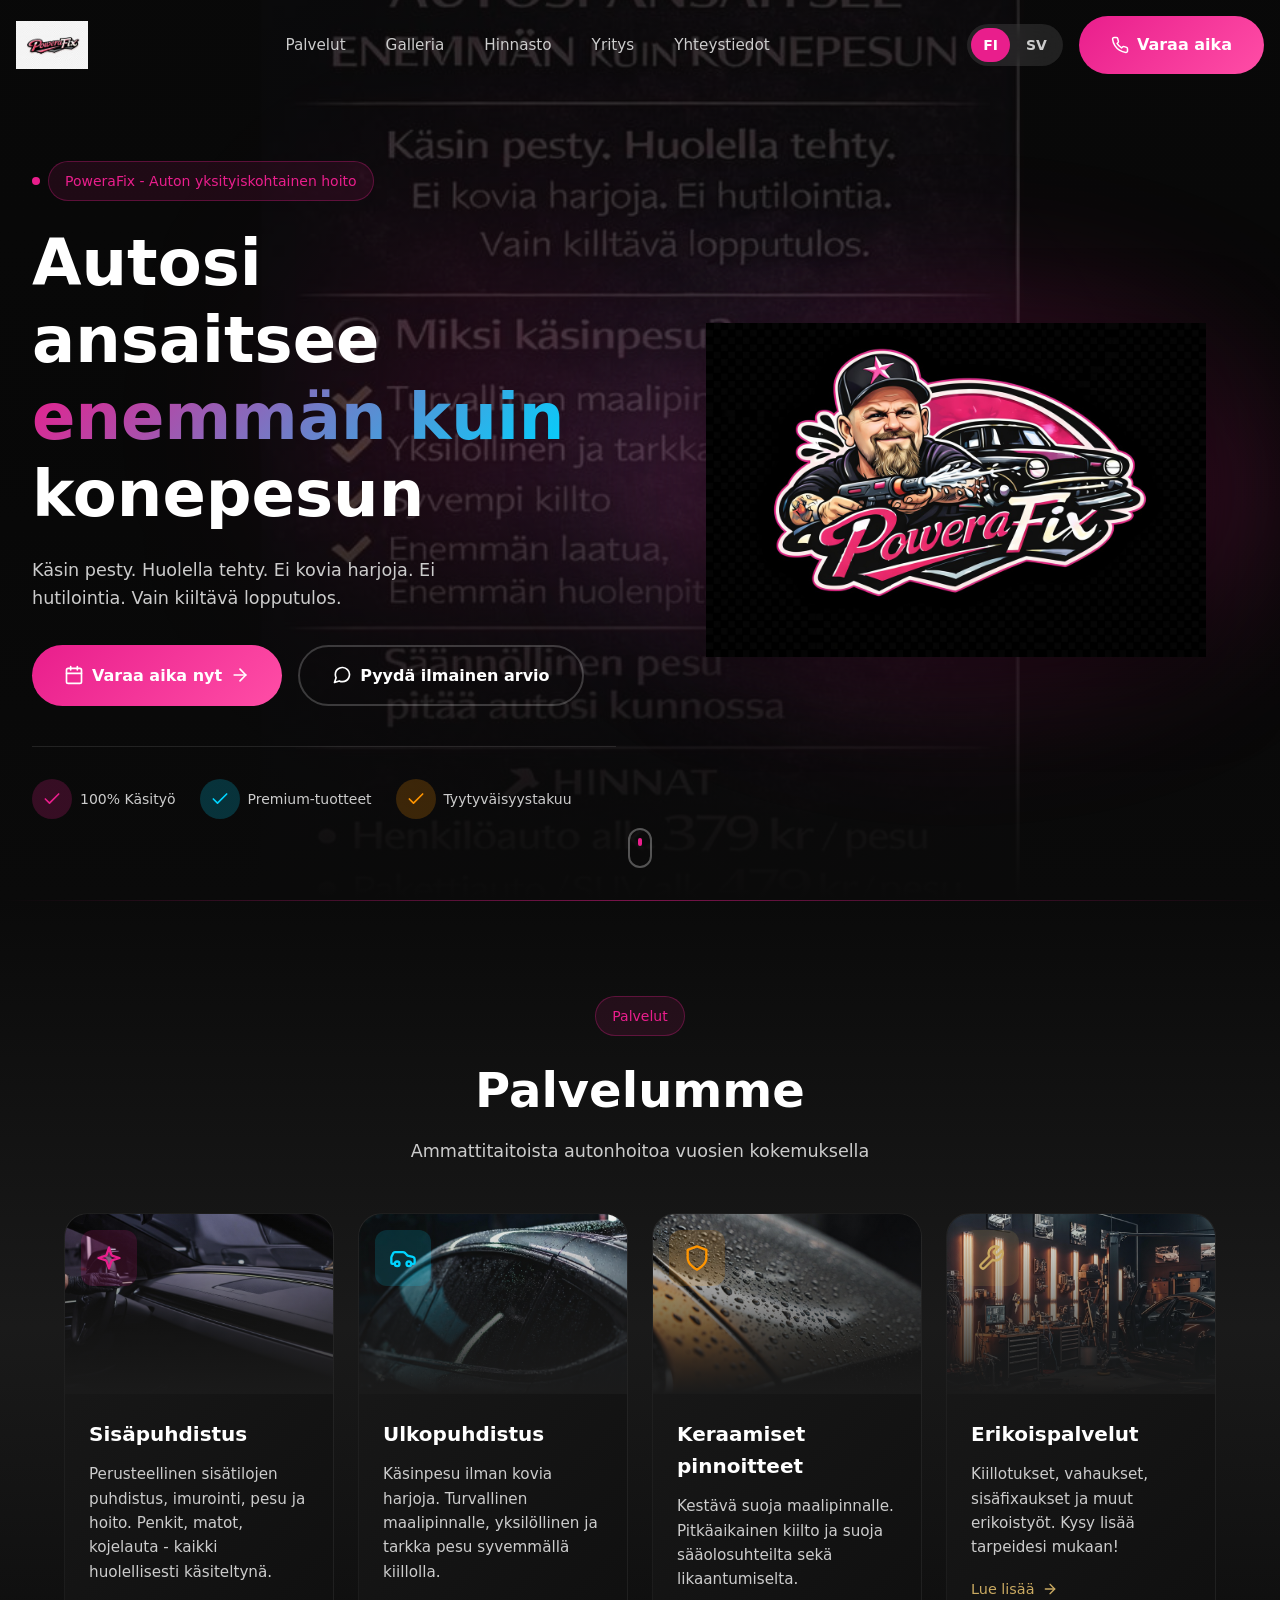
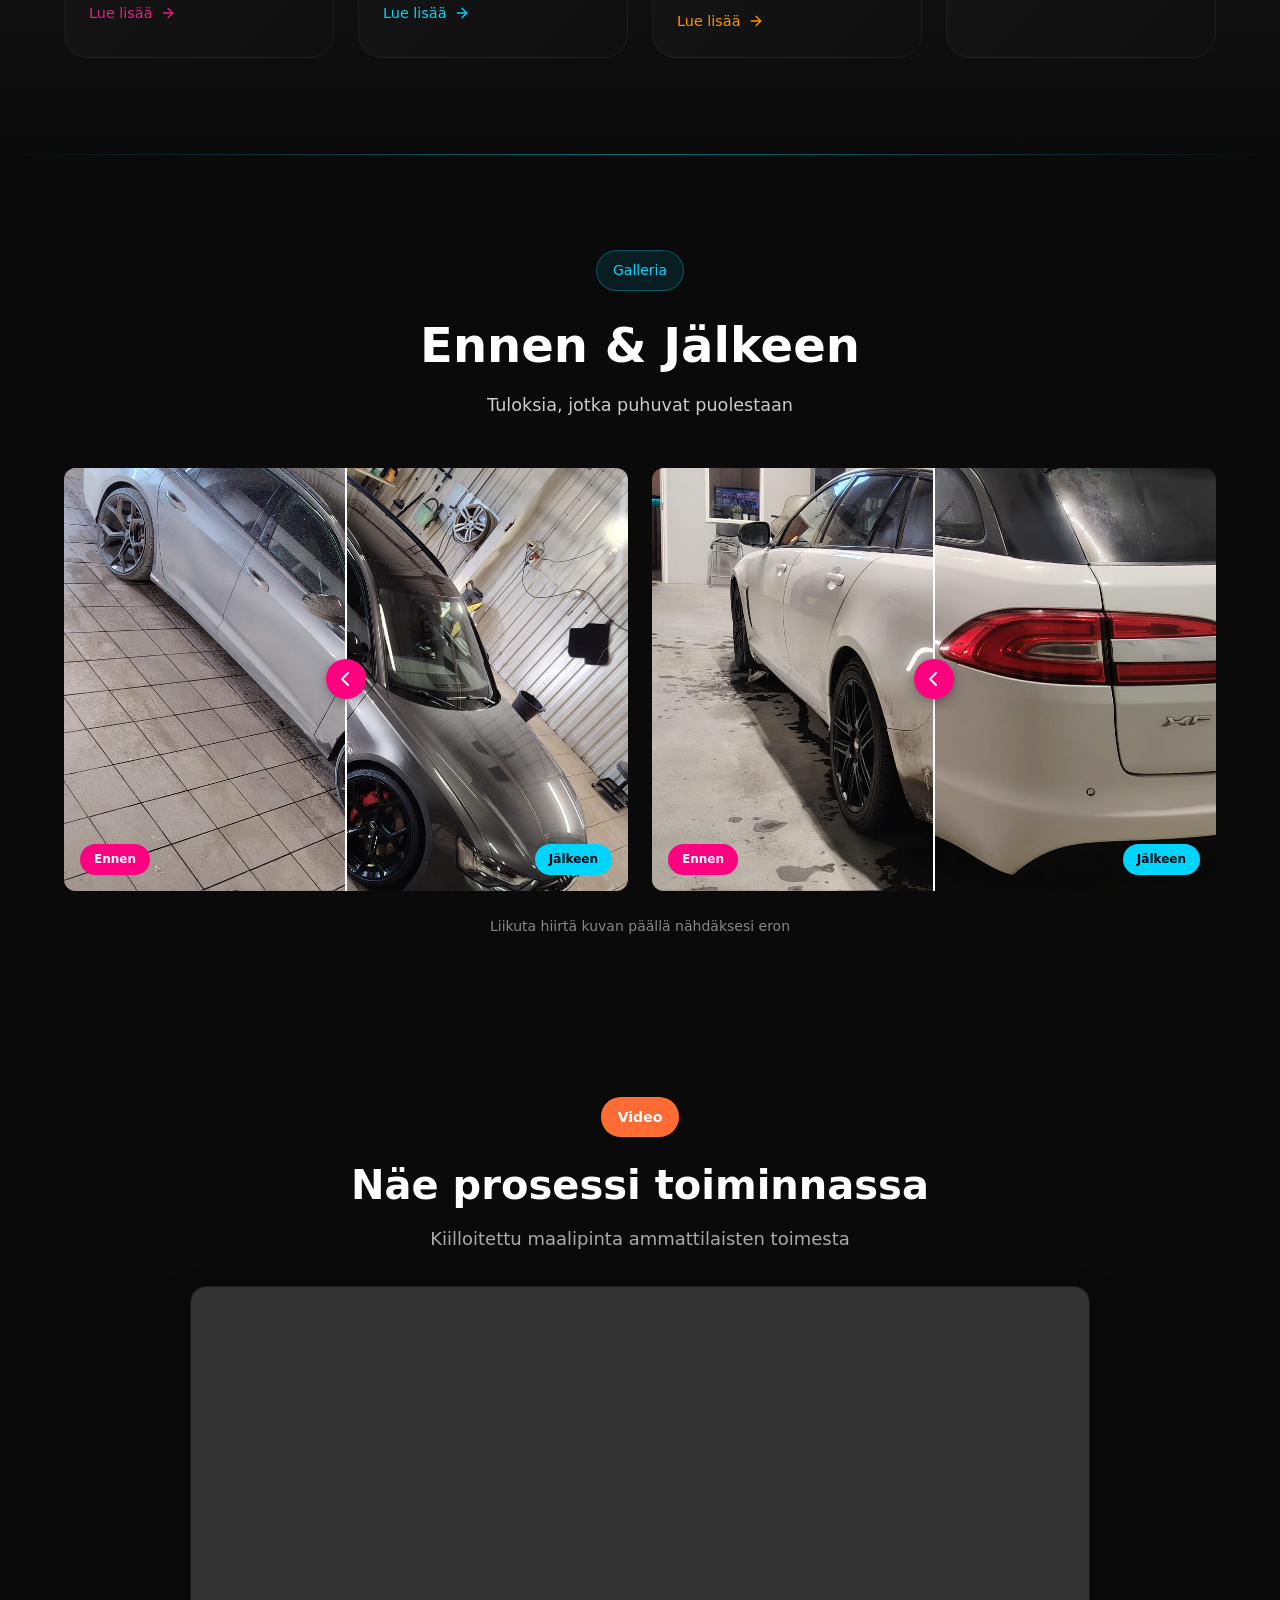
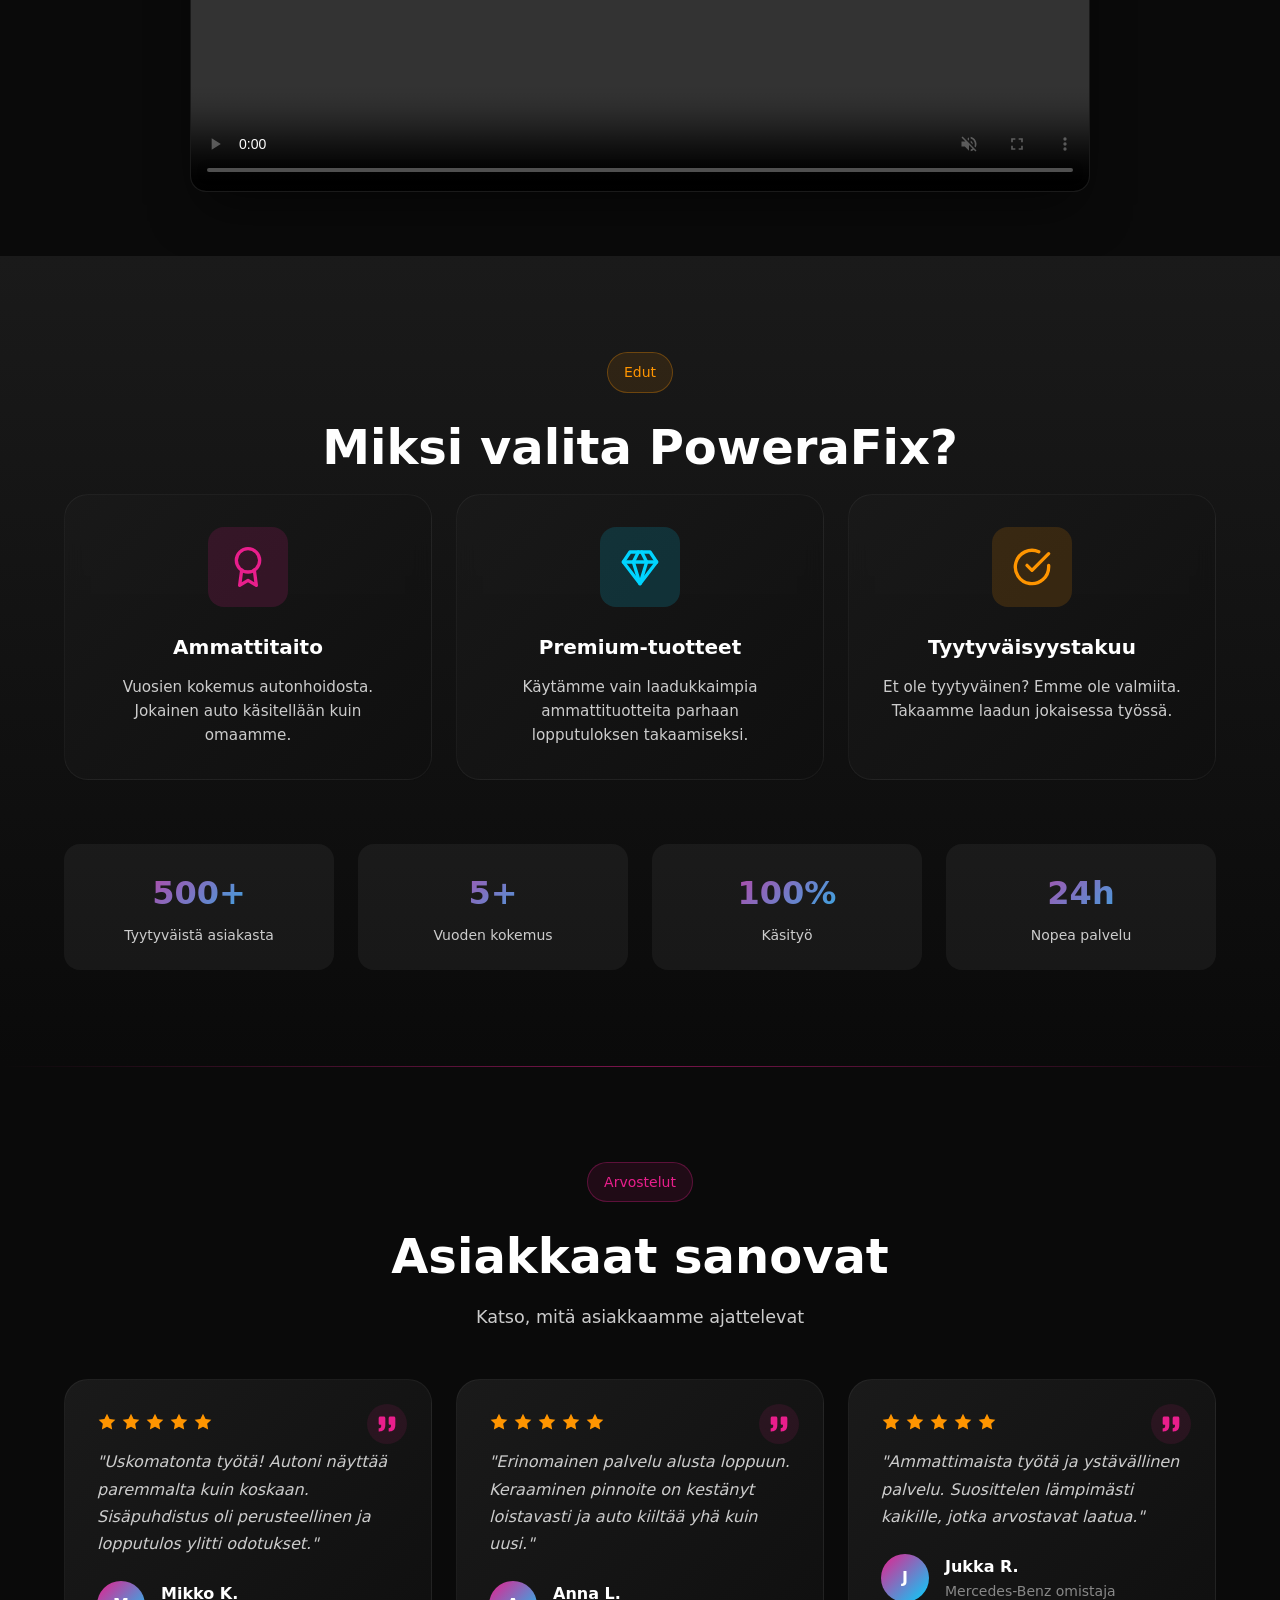
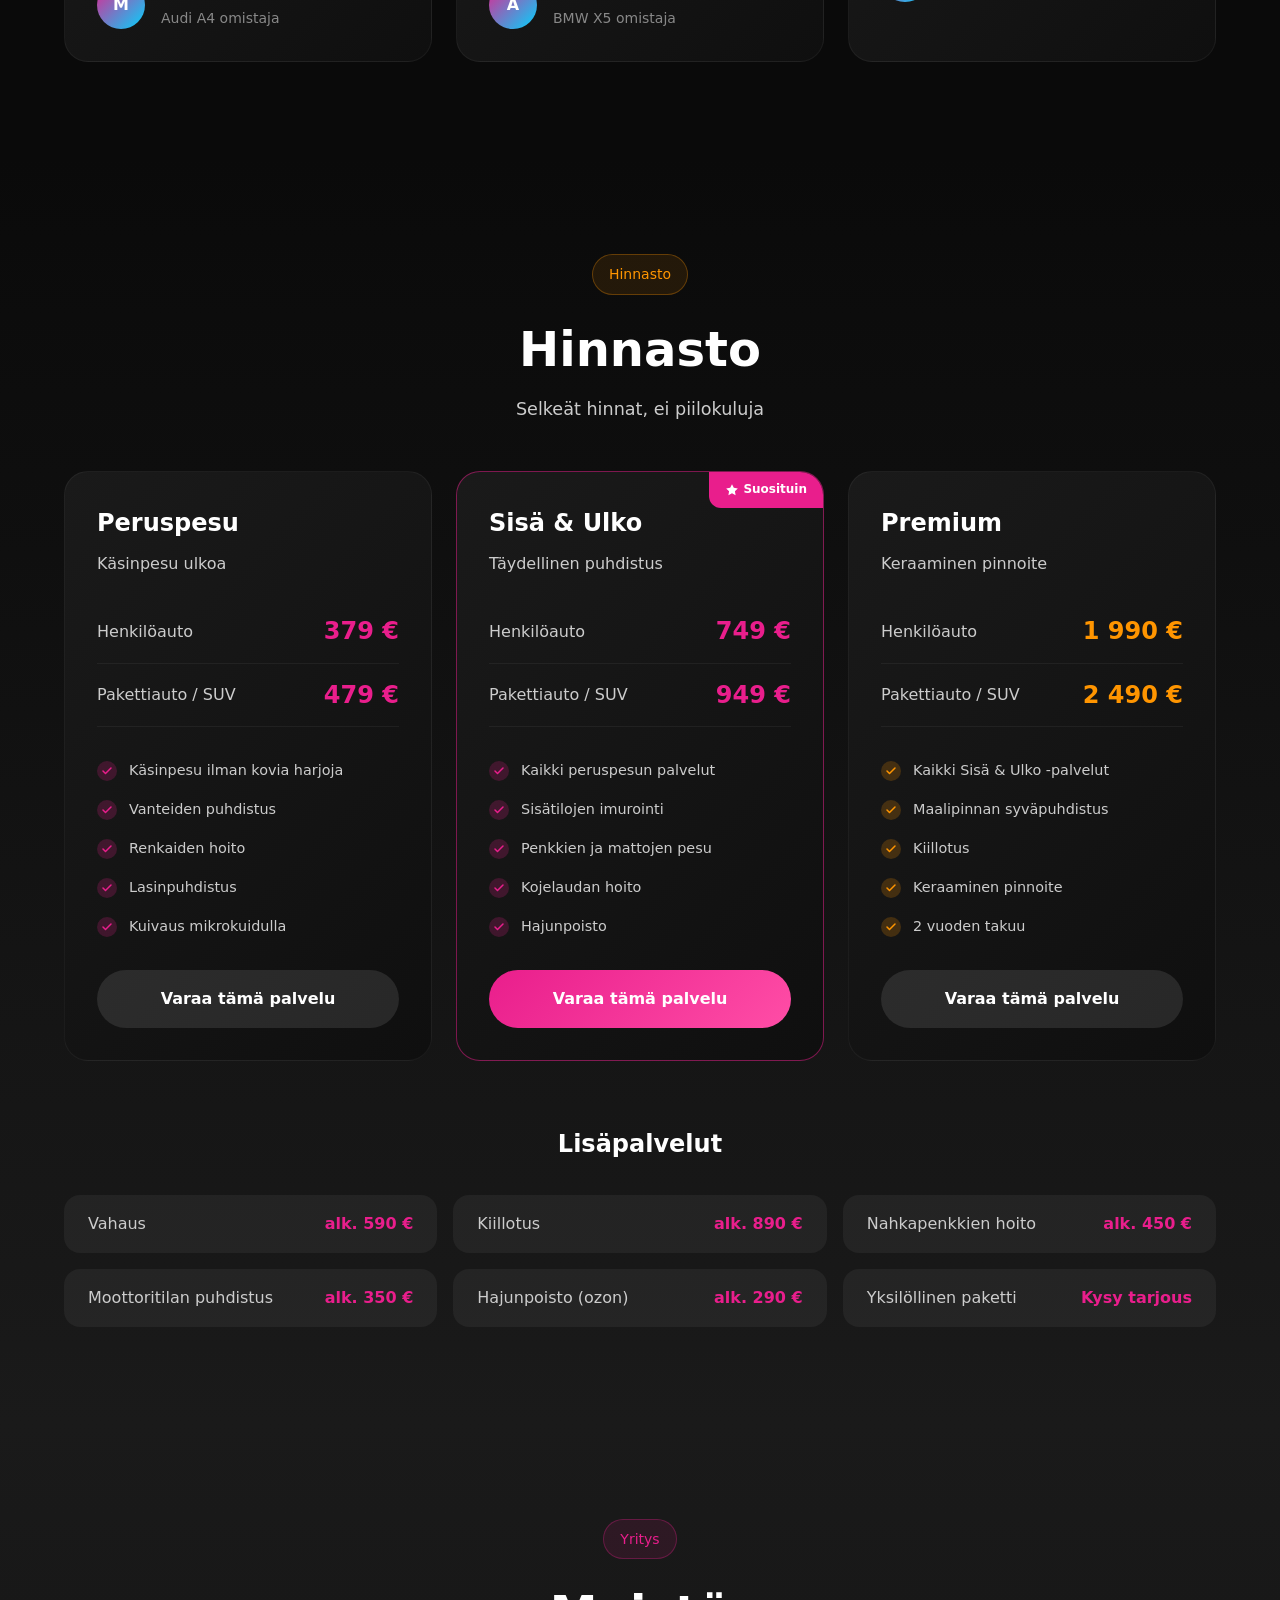
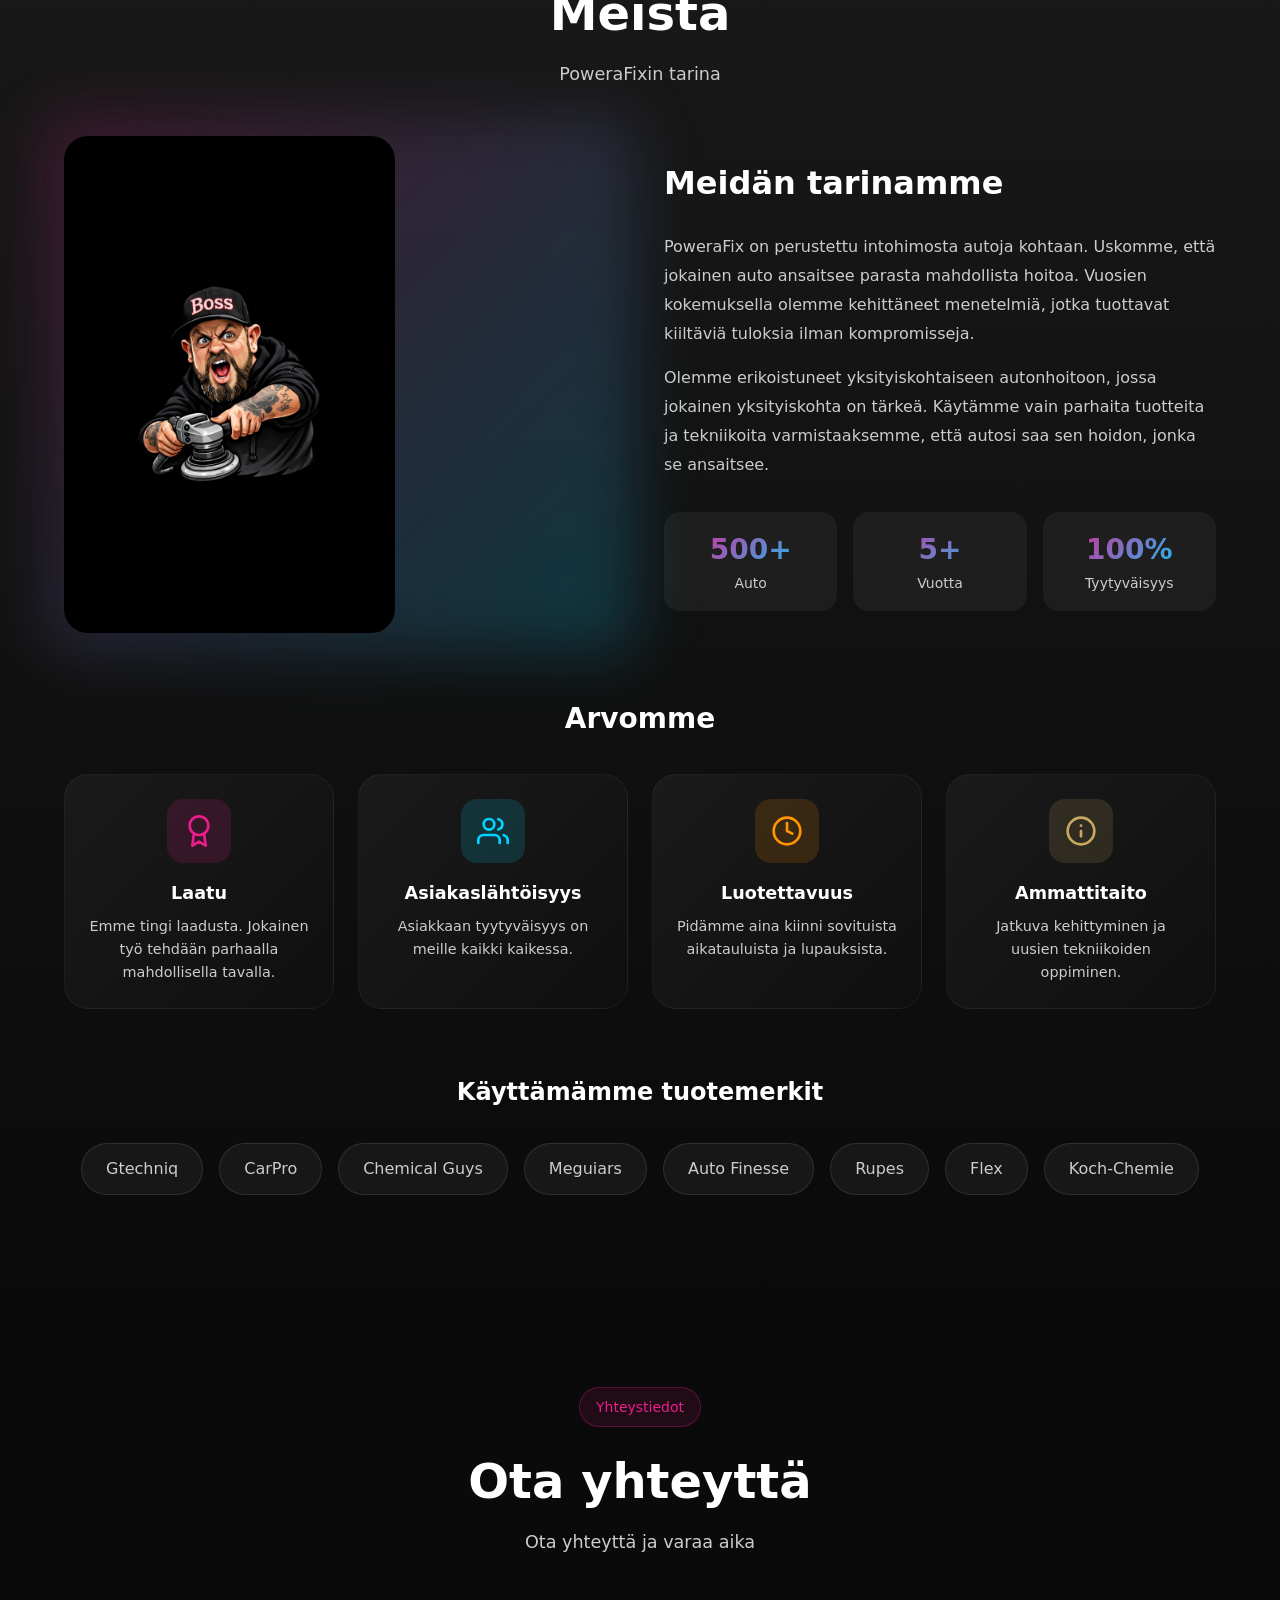
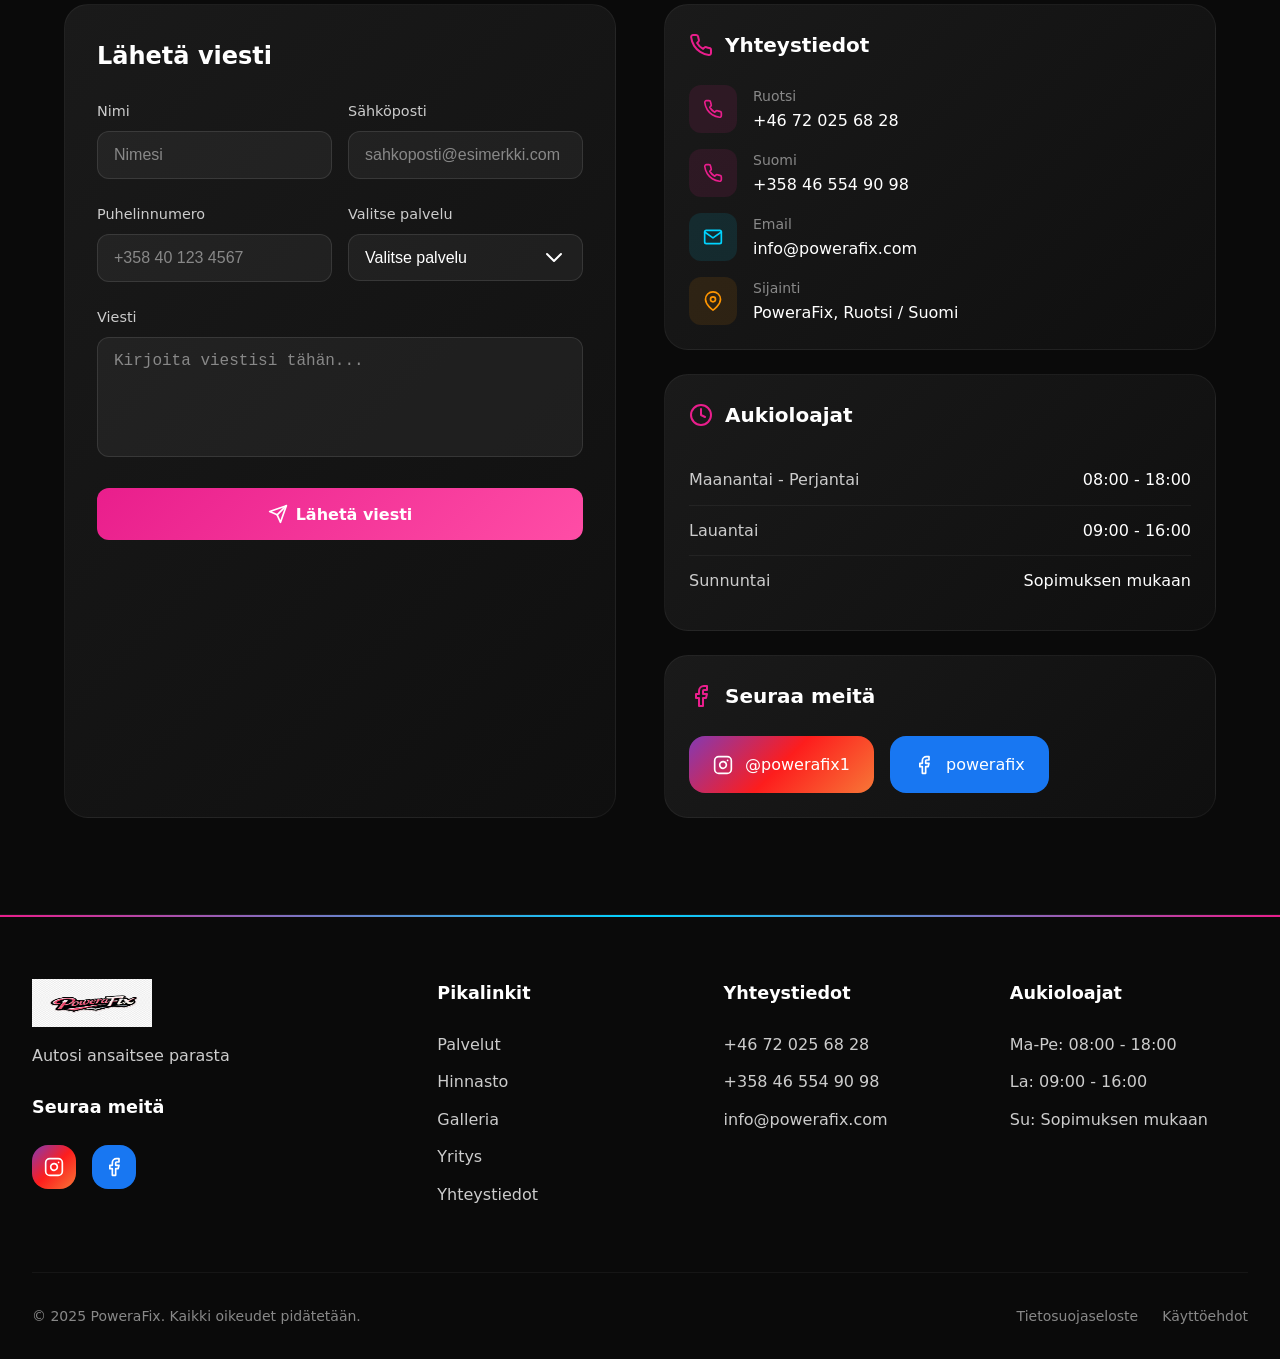
<file: index.html>
<!DOCTYPE html>
<html lang="fi">
<head>
    <!-- ============================================
         POWERAFIX - AUTO DETAILING
         Finnish Homepage
         ============================================ -->
    <meta charset="UTF-8">
    <meta name="viewport" content="width=device-width, initial-scale=1.0">
    
    <!-- SEO Meta Tags -->
    <title>PoweraFix | Auton yksityiskohtainen hoito - Käsinpesu & Pinnoitteet</title>
    <meta name="description" content="PoweraFix tarjoaa ammattitaitoista autonhoitoa: käsinpesu, sisäpuhdistus, keraamiset pinnoitteet ja kiillotus. Autosi ansaitsee parasta!">
    <meta name="keywords" content="autonpesu, autonhoito, detailing, käsinpesu, keraaminen pinnoite, kiillotus, sisäpuhdistus">
    <meta name="author" content="PoweraFix">
    <meta name="robots" content="index, follow">
    
    <!-- Canonical URL -->
    <link rel="canonical" href="https://powerafix.com/">
    
    <!-- Open Graph / Facebook -->
    <meta property="og:type" content="website">
    <meta property="og:url" content="https://powerafix.com/">
    <meta property="og:title" content="PoweraFix | Auton yksityiskohtainen hoito">
    <meta property="og:description" content="Käsin pesty. Huolella tehty. Ei kovia harjoja. Vain kiiltävä lopputulos.">
    <meta property="og:image" content="https://powerafix.com/images/powerafix-logo.png">
    
    <!-- Twitter -->
    <meta property="twitter:card" content="summary_large_image">
    <meta property="twitter:url" content="https://powerafix.com/">
    <meta property="twitter:title" content="PoweraFix | Auton yksityiskohtainen hoito">
    <meta property="twitter:description" content="Käsin pesty. Huolella tehty. Ei kovia harjoja. Vain kiiltävä lopputulos.">
    <meta property="twitter:image" content="https://powerafix.com/images/powerafix-logo.png">
    
    <!-- Favicon -->
    <link rel="icon" type="image/png" href="images/6EkLV.jpg">
    
    <!-- Styles -->
    <link rel="stylesheet" href="css/style.css">
    
    <!-- Schema.org LocalBusiness Markup -->
    <script type="application/ld+json">
    {
        "@context": "https://schema.org",
        "@type": "AutoRepair",
        "name": "PoweraFix",
        "description": "Auton yksityiskohtainen hoito ja detailing-palvelut",
        "url": "https://powerafix.com",
        "telephone": ["+46-72-025-68-28", "+358-46-554-90-98"],
        "email": "info@powerafix.com",
        "address": {
            "@type": "PostalAddress",
            "addressCountry": "SE"
        },
        "openingHours": ["Mo-Fr 08:00-18:00", "Sa 09:00-16:00"],
        "priceRange": "€€",
        "image": "https://powerafix.com/images/powerafix-logo.png"
    }
    </script>
</head>
<body>
    <!-- ============================================
         HEADER & NAVIGATION
         ============================================ -->
    <header class="header" id="header">
        <div class="header-inner">
            <!-- Logo -->
            <a href="index.html" class="logo" aria-label="PoweraFix Etusivu">
                <img src="images/powerafix-logo.png" alt="PoweraFix logo" width="120" height="48" loading="eager">
            </a>
            
            <!-- Desktop Navigation -->
            <nav class="nav-desktop" aria-label="Päänavigaatio">
                <a href="#palvelut" class="nav-link">Palvelut</a>
                <a href="#galleria" class="nav-link">Galleria</a>
                <a href="#hinnasto" class="nav-link">Hinnasto</a>
                <a href="#yritys" class="nav-link">Yritys</a>
                <a href="#yhteystiedot" class="nav-link">Yhteystiedot</a>
            </nav>
            
            <!-- Header Actions -->
            <div class="header-actions">
                <!-- Language Switcher -->
                <div class="lang-switcher" role="group" aria-label="Kielivalinta">
                    <a href="index.html" class="lang-btn active" aria-current="page" lang="fi">FI</a>
                    <a href="sv/index.html" class="lang-btn" lang="sv">SV</a>
                </div>
                
                <!-- CTA Button -->
                <a href="#yhteystiedot" class="btn btn-primary btn-book">
                    <svg xmlns="http://www.w3.org/2000/svg" width="18" height="18" viewBox="0 0 24 24" fill="none" stroke="currentColor" stroke-width="2" stroke-linecap="round" stroke-linejoin="round" aria-hidden="true"><path d="M22 16.92v3a2 2 0 0 1-2.18 2 19.79 19.79 0 0 1-8.63-3.07 19.5 19.5 0 0 1-6-6 19.79 19.79 0 0 1-3.07-8.67A2 2 0 0 1 4.11 2h3a2 2 0 0 1 2 1.72 12.84 12.84 0 0 0 .7 2.81 2 2 0 0 1-.45 2.11L8.09 9.91a16 16 0 0 0 6 6l1.27-1.27a2 2 0 0 1 2.11-.45 12.84 12.84 0 0 0 2.81.7A2 2 0 0 1 22 16.92z"/></svg>
                    Varaa aika
                </a>
                
                <!-- Mobile Menu Toggle -->
                <button class="menu-toggle" id="menuToggle" aria-label="Avaa valikko" aria-expanded="false" aria-controls="mobileMenu">
                    <svg xmlns="http://www.w3.org/2000/svg" width="24" height="24" viewBox="0 0 24 24" fill="none" stroke="currentColor" stroke-width="2" stroke-linecap="round" stroke-linejoin="round" aria-hidden="true"><line x1="3" y1="12" x2="21" y2="12"/><line x1="3" y1="6" x2="21" y2="6"/><line x1="3" y1="18" x2="21" y2="18"/></svg>
                </button>
            </div>
        </div>
    </header>
    
    <!-- Mobile Menu -->
    <div class="mobile-menu" id="mobileMenu" role="dialog" aria-label="Mobiilivalikko" aria-modal="true">
        <button class="mobile-menu-close" id="menuClose" aria-label="Sulje valikko">
            <svg xmlns="http://www.w3.org/2000/svg" width="32" height="32" viewBox="0 0 24 24" fill="none" stroke="currentColor" stroke-width="2" stroke-linecap="round" stroke-linejoin="round" aria-hidden="true"><line x1="18" y1="6" x2="6" y2="18"/><line x1="6" y1="6" x2="18" y2="18"/></svg>
        </button>
        <nav aria-label="Mobiilinavigaatio">
            <a href="#palvelut" class="mobile-nav-link">Palvelut</a>
            <a href="#galleria" class="mobile-nav-link">Galleria</a>
            <a href="#hinnasto" class="mobile-nav-link">Hinnasto</a>
            <a href="#yritys" class="mobile-nav-link">Yritys</a>
            <a href="#yhteystiedot" class="mobile-nav-link">Yhteystiedot</a>
        </nav>
        <a href="#yhteystiedot" class="btn btn-primary">
            <svg xmlns="http://www.w3.org/2000/svg" width="20" height="20" viewBox="0 0 24 24" fill="none" stroke="currentColor" stroke-width="2" stroke-linecap="round" stroke-linejoin="round" aria-hidden="true"><path d="M22 16.92v3a2 2 0 0 1-2.18 2 19.79 19.79 0 0 1-8.63-3.07 19.5 19.5 0 0 1-6-6 19.79 19.79 0 0 1-3.07-8.67A2 2 0 0 1 4.11 2h3a2 2 0 0 1 2 1.72 12.84 12.84 0 0 0 .7 2.81 2 2 0 0 1-.45 2.11L8.09 9.91a16 16 0 0 0 6 6l1.27-1.27a2 2 0 0 1 2.11-.45 12.84 12.84 0 0 0 2.81.7A2 2 0 0 1 22 16.92z"/></svg>
            Varaa aika
        </a>
    </div>

    <main>
        <!-- ============================================
             HERO SECTION
             ============================================ -->
        <section class="hero" id="etusivu" aria-label="Etusivu">
            <!-- Background Image -->
            <div class="hero-bg">
                <img src="images/powerafix-banner.jpg" alt="" loading="eager" aria-hidden="true">
            </div>
            <div class="hero-overlay" aria-hidden="true"></div>
            
            <!-- Decorative Glows -->
            <div class="hero-glow hero-glow-1" aria-hidden="true"></div>
            <div class="hero-glow hero-glow-2" aria-hidden="true"></div>
            
            <!-- Content -->
            <div class="hero-content">
                <div class="hero-text">
                    <!-- Badge -->
                    <div class="hero-badge">
                        <span class="hero-badge-dot" aria-hidden="true"></span>
                        <span class="badge badge-pink">PoweraFix - Auton yksityiskohtainen hoito</span>
                    </div>
                    
                    <!-- Title -->
                    <h1 class="hero-title">
                        Autosi ansaitsee<br>
                        <span class="gradient-text">enemmän kuin</span><br>
                        konepesun
                    </h1>
                    
                    <!-- Description -->
                    <p class="hero-description">
                        Käsin pesty. Huolella tehty. Ei kovia harjoja. Ei hutilointia. Vain kiiltävä lopputulos.
                    </p>
                    
                    <!-- Buttons -->
                    <div class="hero-buttons">
                        <a href="#yhteystiedot" class="btn btn-primary">
                            <svg xmlns="http://www.w3.org/2000/svg" width="20" height="20" viewBox="0 0 24 24" fill="none" stroke="currentColor" stroke-width="2" stroke-linecap="round" stroke-linejoin="round" aria-hidden="true"><rect x="3" y="4" width="18" height="18" rx="2" ry="2"/><line x1="16" y1="2" x2="16" y2="6"/><line x1="8" y1="2" x2="8" y2="6"/><line x1="3" y1="10" x2="21" y2="10"/></svg>
                            Varaa aika nyt
                            <svg xmlns="http://www.w3.org/2000/svg" width="20" height="20" viewBox="0 0 24 24" fill="none" stroke="currentColor" stroke-width="2" stroke-linecap="round" stroke-linejoin="round" aria-hidden="true"><line x1="5" y1="12" x2="19" y2="12"/><polyline points="12 5 19 12 12 19"/></svg>
                        </a>
                        <a href="#hinnasto" class="btn btn-outline">
                            <svg xmlns="http://www.w3.org/2000/svg" width="20" height="20" viewBox="0 0 24 24" fill="none" stroke="currentColor" stroke-width="2" stroke-linecap="round" stroke-linejoin="round" aria-hidden="true"><path d="M21 11.5a8.38 8.38 0 0 1-.9 3.8 8.5 8.5 0 0 1-7.6 4.7 8.38 8.38 0 0 1-3.8-.9L3 21l1.9-5.7a8.38 8.38 0 0 1-.9-3.8 8.5 8.5 0 0 1 4.7-7.6 8.38 8.38 0 0 1 3.8-.9h.5a8.48 8.48 0 0 1 8 8v.5z"/></svg>
                            Pyydä ilmainen arvio
                        </a>
                    </div>
                    
                    <!-- Trust Badges -->
                    <div class="hero-trust">
                        <div class="trust-item">
                            <div class="trust-icon pink" aria-hidden="true">
                                <svg xmlns="http://www.w3.org/2000/svg" width="20" height="20" viewBox="0 0 24 24" fill="none" stroke="currentColor" stroke-width="2" stroke-linecap="round" stroke-linejoin="round"><polyline points="20 6 9 17 4 12"/></svg>
                            </div>
                            <span class="trust-text">100% Käsityö</span>
                        </div>
                        <div class="trust-item">
                            <div class="trust-icon cyan" aria-hidden="true">
                                <svg xmlns="http://www.w3.org/2000/svg" width="20" height="20" viewBox="0 0 24 24" fill="none" stroke="currentColor" stroke-width="2" stroke-linecap="round" stroke-linejoin="round"><polyline points="20 6 9 17 4 12"/></svg>
                            </div>
                            <span class="trust-text">Premium-tuotteet</span>
                        </div>
                        <div class="trust-item">
                            <div class="trust-icon orange" aria-hidden="true">
                                <svg xmlns="http://www.w3.org/2000/svg" width="20" height="20" viewBox="0 0 24 24" fill="none" stroke="currentColor" stroke-width="2" stroke-linecap="round" stroke-linejoin="round"><polyline points="20 6 9 17 4 12"/></svg>
                            </div>
                            <span class="trust-text">Tyytyväisyystakuu</span>
                        </div>
                    </div>
                </div>
                
                <!-- Hero Image (Desktop) -->
                <div class="hero-image" aria-hidden="true">
                    <img src="images/axhzu.jpg" alt="PoweraFix" width="500" height="300" loading="lazy">
                </div>
            </div>
            
            <!-- Scroll Indicator -->
            <div class="hero-scroll" aria-hidden="true">
                <div class="scroll-indicator">
                    <div class="scroll-dot"></div>
                </div>
            </div>
        </section>

        <!-- ============================================
             SERVICES SECTION
             ============================================ -->
        <section class="section services" id="palvelut" aria-labelledby="palvelut-otsikko">
            <div class="container">
                <!-- Section Header -->
                <span class="badge badge-pink" style="display: block; width: fit-content; margin: 0 auto 1rem;">Palvelut</span>
                <h2 id="palvelut-otsikko" class="section-title">Palvelumme</h2>
                <p class="section-subtitle">Ammattitaitoista autonhoitoa vuosien kokemuksella</p>
                
                <!-- Service Cards -->
                <div class="grid-4">
                    <!-- Service 1: Sisäpuhdistus -->
                    <article class="service-card card-hover">
                        <div class="service-card-image" style="background-image: url('images/sisa.jpg'); background-size: cover; background-position: center;">
                            <div class="service-icon pink" aria-hidden="true">
                                <svg xmlns="http://www.w3.org/2000/svg" width="28" height="28" viewBox="0 0 24 24" fill="none" stroke="currentColor" stroke-width="2" stroke-linecap="round" stroke-linejoin="round"><path d="m12 3-1.912 5.813a2 2 0 0 1-1.275 1.275L3 12l5.813 1.912a2 2 0 0 1 1.275 1.275L12 21l1.912-5.813a2 2 0 0 1 1.275-1.275L21 12l-5.813-1.912a2 2 0 0 1-1.275-1.275L12 3Z"/></svg>
                            </div>
                        </div>
                        <div class="service-card-content">
                            <h3 class="service-card-title">Sisäpuhdistus</h3>
                            <p class="service-card-description">Perusteellinen sisätilojen puhdistus, imurointi, pesu ja hoito. Penkit, matot, kojelauta - kaikki huolellisesti käsiteltynä.</p>
                            <a href="#yhteystiedot" class="service-card-link pink">
                                Lue lisää
                                <svg xmlns="http://www.w3.org/2000/svg" width="16" height="16" viewBox="0 0 24 24" fill="none" stroke="currentColor" stroke-width="2" stroke-linecap="round" stroke-linejoin="round" aria-hidden="true"><line x1="5" y1="12" x2="19" y2="12"/><polyline points="12 5 19 12 12 19"/></svg>
                            </a>
                        </div>
                    </article>
                    
                    <!-- Service 2: Ulkopuhdistus -->
                    <article class="service-card card-hover">
                        <div class="service-card-image" style="background-image: url('images/ulko.jpg'); background-size: cover; background-position: center;">
                            <div class="service-icon cyan" aria-hidden="true">
                                <svg xmlns="http://www.w3.org/2000/svg" width="28" height="28" viewBox="0 0 24 24" fill="none" stroke="currentColor" stroke-width="2" stroke-linecap="round" stroke-linejoin="round"><path d="M19 17h2c.6 0 1-.4 1-1v-3c0-.9-.7-1.7-1.5-1.9C18.7 10.6 16 10 16 10s-1.3-1.4-2.2-2.3c-.5-.4-1.1-.7-1.8-.7H5c-.6 0-1.1.4-1.4.9l-1.4 2.9A3.7 3.7 0 0 0 2 12v4c0 .6.4 1 1 1h2"/><circle cx="7" cy="17" r="2"/><circle cx="17" cy="17" r="2"/></svg>
                            </div>
                        </div>
                        <div class="service-card-content">
                            <h3 class="service-card-title">Ulkopuhdistus</h3>
                            <p class="service-card-description">Käsinpesu ilman kovia harjoja. Turvallinen maalipinnalle, yksilöllinen ja tarkka pesu syvemmällä kiillolla.</p>
                            <a href="#yhteystiedot" class="service-card-link cyan">
                                Lue lisää
                                <svg xmlns="http://www.w3.org/2000/svg" width="16" height="16" viewBox="0 0 24 24" fill="none" stroke="currentColor" stroke-width="2" stroke-linecap="round" stroke-linejoin="round" aria-hidden="true"><line x1="5" y1="12" x2="19" y2="12"/><polyline points="12 5 19 12 12 19"/></svg>
                            </a>
                        </div>
                    </article>
                    
                    <!-- Service 3: Keraamiset pinnoitteet -->
                    <article class="service-card card-hover">
                        <div class="service-card-image" style="background-image: url('images/pinnoitus.jpg'); background-size: cover; background-position: center;">
                            <div class="service-icon orange" aria-hidden="true">
                                <svg xmlns="http://www.w3.org/2000/svg" width="28" height="28" viewBox="0 0 24 24" fill="none" stroke="currentColor" stroke-width="2" stroke-linecap="round" stroke-linejoin="round"><path d="M12 22s8-4 8-10V5l-8-3-8 3v7c0 6 8 10 8 10z"/></svg>
                            </div>
                        </div>
                        <div class="service-card-content">
                            <h3 class="service-card-title">Keraamiset pinnoitteet</h3>
                            <p class="service-card-description">Kestävä suoja maalipinnalle. Pitkäaikainen kiilto ja suoja sääolosuhteilta sekä likaantumiselta.</p>
                            <a href="#yhteystiedot" class="service-card-link orange">
                                Lue lisää
                                <svg xmlns="http://www.w3.org/2000/svg" width="16" height="16" viewBox="0 0 24 24" fill="none" stroke="currentColor" stroke-width="2" stroke-linecap="round" stroke-linejoin="round" aria-hidden="true"><line x1="5" y1="12" x2="19" y2="12"/><polyline points="12 5 19 12 12 19"/></svg>
                            </a>
                        </div>
                    </article>
                    
                    <!-- Service 4: Erikoispalvelut -->
                    <article class="service-card card-hover">
                        <div class="service-card-image" style="background-image: url('images/erikois.jpg'); background-size: cover; background-position: center;">
                            <div class="service-icon gold" aria-hidden="true">
                                <svg xmlns="http://www.w3.org/2000/svg" width="28" height="28" viewBox="0 0 24 24" fill="none" stroke="currentColor" stroke-width="2" stroke-linecap="round" stroke-linejoin="round"><path d="M14.7 6.3a1 1 0 0 0 0 1.4l1.6 1.6a1 1 0 0 0 1.4 0l3.77-3.77a6 6 0 0 1-7.94 7.94l-6.91 6.91a2.12 2.12 0 0 1-3-3l6.91-6.91a6 6 0 0 1 7.94-7.94l-3.76 3.76z"/></svg>
                            </div>
                        </div>
                        <div class="service-card-content">
                            <h3 class="service-card-title">Erikoispalvelut</h3>
                            <p class="service-card-description">Kiillotukset, vahaukset, sisäfixaukset ja muut erikoistyöt. Kysy lisää tarpeidesi mukaan!</p>
                            <a href="#yhteystiedot" class="service-card-link gold">
                                Lue lisää
                                <svg xmlns="http://www.w3.org/2000/svg" width="16" height="16" viewBox="0 0 24 24" fill="none" stroke="currentColor" stroke-width="2" stroke-linecap="round" stroke-linejoin="round" aria-hidden="true"><line x1="5" y1="12" x2="19" y2="12"/><polyline points="12 5 19 12 12 19"/></svg>
                            </a>
                        </div>
                    </article>
                </div>
            </div>
        </section>

        <!-- ============================================
             GALLERY SECTION - BEFORE/AFTER
             ============================================ -->
        <section class="section gallery" id="galleria" aria-labelledby="galleria-otsikko">
            <div class="container">
                <span class="badge badge-cyan" style="display: block; width: fit-content; margin: 0 auto 1rem;">Galleria</span>
                <h2 id="galleria-otsikko" class="section-title">Ennen & Jälkeen</h2>
                <p class="section-subtitle">Tuloksia, jotka puhuvat puolestaan</p>
                
            <div class="grid-2" style="display: grid; grid-template-columns: repeat(2, 1fr); gap: 1.5rem; max-width: 1200px; margin: 0 auto;">
    
    <!-- Before/After 1 -->
    <div class="before-after-container" data-before-after style="position: relative; border-radius: 12px; overflow: hidden; aspect-ratio: 4/3; background: #1a1a1a; cursor: col-resize; user-select: none;">
        
        <!-- Jälkeen (taustakuva) -->
        <div class="before-after-image" style="position: absolute; inset: 0;">
            <img src="images/auto1-jalkeen.jpeg" alt="Auton lopputulos" loading="lazy" style="width: 100%; height: 100%; object-fit: cover; object-position: center; display: block;">
        </div>
        
        <!-- Ennen (liukuva päällä) -->
        <div class="before-after-before" style="position: absolute; inset: 0; clip-path: inset(0 50% 0 0);">
            <img src="images/auto1-ennen.jpeg" alt="Auto ennen puhdistusta" loading="lazy" style="width: 100%; height: 100%; object-fit: cover; object-position: center; display: block;">
        </div>
        
        <!-- Liukusäädin -->
        <div class="before-after-slider" style="position: absolute; top: 0; bottom: 0; left: 50%; width: 2px; background: white; transform: translateX(-50%); z-index: 10;">
            <div class="before-after-handle" style="position: absolute; top: 50%; left: 50%; transform: translate(-50%, -50%); width: 40px; height: 40px; background: #ff0080; border-radius: 50%; display: flex; align-items: center; justify-content: center; box-shadow: 0 4px 12px rgba(0,0,0,0.3);">
                <svg xmlns="http://www.w3.org/2000/svg" width="20" height="20" viewBox="0 0 24 24" fill="none" stroke="white" stroke-width="2" stroke-linecap="round" stroke-linejoin="round" aria-hidden="true" style="margin-left: -2px;">
                    <polyline points="15 18 9 12 15 6"/>
                </svg>
            </div>
        </div>
        
        <!-- Labelit -->
        <span class="before-after-label before" style="position: absolute; bottom: 1rem; left: 1rem; background: #ff0080; color: white; padding: 0.35rem 0.875rem; border-radius: 20px; font-size: 0.75rem; font-weight: 600; z-index: 5; pointer-events: none;">Ennen</span>
        <span class="before-after-label after" style="position: absolute; bottom: 1rem; right: 1rem; background: #00d4ff; color: black; padding: 0.35rem 0.875rem; border-radius: 20px; font-size: 0.75rem; font-weight: 600; z-index: 5; pointer-events: none;">Jälkeen</span>
    </div>

    <!-- Before/After 2 -->
    <div class="before-after-container" data-before-after style="position: relative; border-radius: 12px; overflow: hidden; aspect-ratio: 4/3; background: #1a1a1a; cursor: col-resize; user-select: none;">
        
        <div class="before-after-image" style="position: absolute; inset: 0;">
            <img src="images/auto2-jalkeen.jpeg" alt="Auton lopputulos" loading="lazy" style="width: 100%; height: 100%; object-fit: cover; object-position: center; display: block;">
        </div>
        
        <div class="before-after-before" style="position: absolute; inset: 0; clip-path: inset(0 50% 0 0);">
            <img src="images/auto2-ennen.jpeg" alt="Auto ennen puhdistusta" loading="lazy" style="width: 100%; height: 100%; object-fit: cover; object-position: center; display: block;">
        </div>
        
        <div class="before-after-slider" style="position: absolute; top: 0; bottom: 0; left: 50%; width: 2px; background: white; transform: translateX(-50%); z-index: 10;">
            <div class="before-after-handle" style="position: absolute; top: 50%; left: 50%; transform: translate(-50%, -50%); width: 40px; height: 40px; background: #ff0080; border-radius: 50%; display: flex; align-items: center; justify-content: center; box-shadow: 0 4px 12px rgba(0,0,0,0.3);">
                <svg xmlns="http://www.w3.org/2000/svg" width="20" height="20" viewBox="0 0 24 24" fill="none" stroke="white" stroke-width="2" stroke-linecap="round" stroke-linejoin="round" aria-hidden="true" style="margin-left: -2px;">
                    <polyline points="15 18 9 12 15 6"/>
                </svg>
            </div>
        </div>
        
        <span class="before-after-label before" style="position: absolute; bottom: 1rem; left: 1rem; background: #ff0080; color: white; padding: 0.35rem 0.875rem; border-radius: 20px; font-size: 0.75rem; font-weight: 600; z-index: 5; pointer-events: none;">Ennen</span>
        <span class="before-after-label after" style="position: absolute; bottom: 1rem; right: 1rem; background: #00d4ff; color: black; padding: 0.35rem 0.875rem; border-radius: 20px; font-size: 0.75rem; font-weight: 600; z-index: 5; pointer-events: none;">Jälkeen</span>
    </div>

</div>
                
                <p class="gallery-instruction">Liikuta hiirtä kuvan päällä nähdäksesi eron</p>
            </div>
        </section>

        <!-- ============================================
             VIDEO SECTION
             ============================================ -->
            <section class="section video-section" id="video" aria-labelledby="video-otsikko" style="padding: 4rem 0; background: #0a0a0a;">
                <div class="container" style="max-width: 1200px; margin: 0 auto; padding: 0 1rem;">
                    <span class="badge badge-orange" style="display: block; width: fit-content; margin: 0 auto 1rem; background: #ff6b35; color: white; padding: 0.5rem 1rem; border-radius: 20px; font-size: 0.875rem; font-weight: 600;">Video</span>
                    
                    <h2 id="video-otsikko" class="section-title" style="text-align: center; font-size: 2.5rem; font-weight: 700; color: #fff; margin-bottom: 0.5rem;">Näe prosessi toiminnassa</h2>
                    
                    <p class="section-subtitle" style="text-align: center; color: #aaa; font-size: 1.125rem; margin-bottom: 2rem;">Kiilloitettu maalipinta ammattilaisten toimesta</p>
                    
                    <div class="video-container" style="position: relative; max-width: 900px; margin: 0 auto; border-radius: 16px; overflow: hidden; background: #000; box-shadow: 0 25px 50px -12px rgba(0,0,0,0.5);">
                        <video 
                            autoplay 
                            muted 
                            loop 
                            playsinline
                            controls
                            style="display: block; width: 100%; height: auto; aspect-ratio: 16/9; object-fit: cover;">
                            <source src="images/video.mp4" type="video/mp4">
                            Selaimesi ei tue videoita.
                        </video>
                    </div>
                </div>
            </section>

        <!-- ============================================
             USP SECTION
             ============================================ -->
        <section class="section usp" id="edut" aria-labelledby="edut-otsikko">
            <div class="container">
                <span class="badge badge-orange" style="display: block; width: fit-content; margin: 0 auto 1rem;">Edut</span>
                <h2 id="edut-otsikko" class="section-title">Miksi valita PoweraFix?</h2>
                
                <div class="grid-3">
                    <!-- USP 1 -->
                    <div class="usp-card pink card-hover">
                        <div class="usp-icon pink" aria-hidden="true">
                            <svg xmlns="http://www.w3.org/2000/svg" width="40" height="40" viewBox="0 0 24 24" fill="none" stroke="currentColor" stroke-width="2" stroke-linecap="round" stroke-linejoin="round"><circle cx="12" cy="8" r="7"/><polyline points="8.21 13.89 7 23 12 20 17 23 15.79 13.88"/></svg>
                        </div>
                        <h3 class="usp-title">Ammattitaito</h3>
                        <p class="usp-description">Vuosien kokemus autonhoidosta. Jokainen auto käsitellään kuin omaamme.</p>
                    </div>
                    
                    <!-- USP 2 -->
                    <div class="usp-card cyan card-hover">
                        <div class="usp-icon cyan" aria-hidden="true">
                            <svg xmlns="http://www.w3.org/2000/svg" width="40" height="40" viewBox="0 0 24 24" fill="none" stroke="currentColor" stroke-width="2" stroke-linecap="round" stroke-linejoin="round"><path d="M6 3h12l4 6-10 13L2 9Z"/><path d="M11 3 8 9l4 13 4-13-3-6"/><path d="M2 9h20"/></svg>
                        </div>
                        <h3 class="usp-title">Premium-tuotteet</h3>
                        <p class="usp-description">Käytämme vain laadukkaimpia ammattituotteita parhaan lopputuloksen takaamiseksi.</p>
                    </div>
                    
                    <!-- USP 3 -->
                    <div class="usp-card orange card-hover">
                        <div class="usp-icon orange" aria-hidden="true">
                            <svg xmlns="http://www.w3.org/2000/svg" width="40" height="40" viewBox="0 0 24 24" fill="none" stroke="currentColor" stroke-width="2" stroke-linecap="round" stroke-linejoin="round"><path d="M22 11.08V12a10 10 0 1 1-5.93-9.14"/><polyline points="22 4 12 14.01 9 11.01"/></svg>
                        </div>
                        <h3 class="usp-title">Tyytyväisyystakuu</h3>
                        <p class="usp-description">Et ole tyytyväinen? Emme ole valmiita. Takaamme laadun jokaisessa työssä.</p>
                    </div>
                </div>
                
                <!-- Stats -->
                <div class="stats">
                    <div class="stat-item">
                        <div class="stat-value">500+</div>
                        <div class="stat-label">Tyytyväistä asiakasta</div>
                    </div>
                    <div class="stat-item">
                        <div class="stat-value">5+</div>
                        <div class="stat-label">Vuoden kokemus</div>
                    </div>
                    <div class="stat-item">
                        <div class="stat-value">100%</div>
                        <div class="stat-label">Käsityö</div>
                    </div>
                    <div class="stat-item">
                        <div class="stat-value">24h</div>
                        <div class="stat-label">Nopea palvelu</div>
                    </div>
                </div>
            </div>
        </section>

        <!-- ============================================
             TESTIMONIALS SECTION
             ============================================ -->
        <section class="section testimonials" id="asiakkaat" aria-labelledby="asiakkaat-otsikko">
            <div class="container">
                <span class="badge badge-pink" style="display: block; width: fit-content; margin: 0 auto 1rem;">Arvostelut</span>
                <h2 id="asiakkaat-otsikko" class="section-title">Asiakkaat sanovat</h2>
                <p class="section-subtitle">Katso, mitä asiakkaamme ajattelevat</p>
                
                <div class="grid-3">
                    <!-- Testimonial 1 -->
                    <article class="testimonial-card card-hover">
                        <div class="testimonial-quote" aria-hidden="true">
                            <svg xmlns="http://www.w3.org/2000/svg" width="20" height="20" viewBox="0 0 24 24" fill="currentColor" stroke="none"><path d="M3 21c3 0 7-1 7-8V5c0-1.25-.756-2.017-2-2H4c-1.25 0-2 .75-2 1.972V11c0 1.25.75 2 2 2 1 0 1 0 1 1v1c0 1-1 2-2 2s-1 .008-1 1.031V21M15 21c3 0 7-1 7-8V5c0-1.25-.757-2.017-2-2h-4c-1.25 0-2 .75-2 1.972V11c0 1.25.75 2 2 2h.75c0 2.25.25 4-2.75 4v3c0 1 0 1 1 1z"/></svg>
                        </div>
                        <div class="testimonial-stars" aria-label="5 tähteä 5:stä">
                            <svg xmlns="http://www.w3.org/2000/svg" viewBox="0 0 24 24" aria-hidden="true"><polygon points="12 2 15.09 8.26 22 9.27 17 14.14 18.18 21.02 12 17.77 5.82 21.02 7 14.14 2 9.27 8.91 8.26 12 2"/></svg>
                            <svg xmlns="http://www.w3.org/2000/svg" viewBox="0 0 24 24" aria-hidden="true"><polygon points="12 2 15.09 8.26 22 9.27 17 14.14 18.18 21.02 12 17.77 5.82 21.02 7 14.14 2 9.27 8.91 8.26 12 2"/></svg>
                            <svg xmlns="http://www.w3.org/2000/svg" viewBox="0 0 24 24" aria-hidden="true"><polygon points="12 2 15.09 8.26 22 9.27 17 14.14 18.18 21.02 12 17.77 5.82 21.02 7 14.14 2 9.27 8.91 8.26 12 2"/></svg>
                            <svg xmlns="http://www.w3.org/2000/svg" viewBox="0 0 24 24" aria-hidden="true"><polygon points="12 2 15.09 8.26 22 9.27 17 14.14 18.18 21.02 12 17.77 5.82 21.02 7 14.14 2 9.27 8.91 8.26 12 2"/></svg>
                            <svg xmlns="http://www.w3.org/2000/svg" viewBox="0 0 24 24" aria-hidden="true"><polygon points="12 2 15.09 8.26 22 9.27 17 14.14 18.18 21.02 12 17.77 5.82 21.02 7 14.14 2 9.27 8.91 8.26 12 2"/></svg>
                        </div>
                        <p class="testimonial-text">"Uskomatonta työtä! Autoni näyttää paremmalta kuin koskaan. Sisäpuhdistus oli perusteellinen ja lopputulos ylitti odotukset."</p>
                        <div class="testimonial-author">
                            <div class="testimonial-avatar" aria-hidden="true">M</div>
                            <div>
                                <div class="testimonial-name">Mikko K.</div>
                                <div class="testimonial-role">Audi A4 omistaja</div>
                            </div>
                        </div>
                    </article>
                    
                    <!-- Testimonial 2 -->
                    <article class="testimonial-card card-hover">
                        <div class="testimonial-quote" aria-hidden="true">
                            <svg xmlns="http://www.w3.org/2000/svg" width="20" height="20" viewBox="0 0 24 24" fill="currentColor" stroke="none"><path d="M3 21c3 0 7-1 7-8V5c0-1.25-.756-2.017-2-2H4c-1.25 0-2 .75-2 1.972V11c0 1.25.75 2 2 2 1 0 1 0 1 1v1c0 1-1 2-2 2s-1 .008-1 1.031V21M15 21c3 0 7-1 7-8V5c0-1.25-.757-2.017-2-2h-4c-1.25 0-2 .75-2 1.972V11c0 1.25.75 2 2 2h.75c0 2.25.25 4-2.75 4v3c0 1 0 1 1 1z"/></svg>
                        </div>
                        <div class="testimonial-stars" aria-label="5 tähteä 5:stä">
                            <svg xmlns="http://www.w3.org/2000/svg" viewBox="0 0 24 24" aria-hidden="true"><polygon points="12 2 15.09 8.26 22 9.27 17 14.14 18.18 21.02 12 17.77 5.82 21.02 7 14.14 2 9.27 8.91 8.26 12 2"/></svg>
                            <svg xmlns="http://www.w3.org/2000/svg" viewBox="0 0 24 24" aria-hidden="true"><polygon points="12 2 15.09 8.26 22 9.27 17 14.14 18.18 21.02 12 17.77 5.82 21.02 7 14.14 2 9.27 8.91 8.26 12 2"/></svg>
                            <svg xmlns="http://www.w3.org/2000/svg" viewBox="0 0 24 24" aria-hidden="true"><polygon points="12 2 15.09 8.26 22 9.27 17 14.14 18.18 21.02 12 17.77 5.82 21.02 7 14.14 2 9.27 8.91 8.26 12 2"/></svg>
                            <svg xmlns="http://www.w3.org/2000/svg" viewBox="0 0 24 24" aria-hidden="true"><polygon points="12 2 15.09 8.26 22 9.27 17 14.14 18.18 21.02 12 17.77 5.82 21.02 7 14.14 2 9.27 8.91 8.26 12 2"/></svg>
                            <svg xmlns="http://www.w3.org/2000/svg" viewBox="0 0 24 24" aria-hidden="true"><polygon points="12 2 15.09 8.26 22 9.27 17 14.14 18.18 21.02 12 17.77 5.82 21.02 7 14.14 2 9.27 8.91 8.26 12 2"/></svg>
                        </div>
                        <p class="testimonial-text">"Erinomainen palvelu alusta loppuun. Keraaminen pinnoite on kestänyt loistavasti ja auto kiiltää yhä kuin uusi."</p>
                        <div class="testimonial-author">
                            <div class="testimonial-avatar" aria-hidden="true">A</div>
                            <div>
                                <div class="testimonial-name">Anna L.</div>
                                <div class="testimonial-role">BMW X5 omistaja</div>
                            </div>
                        </div>
                    </article>
                    
                    <!-- Testimonial 3 -->
                    <article class="testimonial-card card-hover">
                        <div class="testimonial-quote" aria-hidden="true">
                            <svg xmlns="http://www.w3.org/2000/svg" width="20" height="20" viewBox="0 0 24 24" fill="currentColor" stroke="none"><path d="M3 21c3 0 7-1 7-8V5c0-1.25-.756-2.017-2-2H4c-1.25 0-2 .75-2 1.972V11c0 1.25.75 2 2 2 1 0 1 0 1 1v1c0 1-1 2-2 2s-1 .008-1 1.031V21M15 21c3 0 7-1 7-8V5c0-1.25-.757-2.017-2-2h-4c-1.25 0-2 .75-2 1.972V11c0 1.25.75 2 2 2h.75c0 2.25.25 4-2.75 4v3c0 1 0 1 1 1z"/></svg>
                        </div>
                        <div class="testimonial-stars" aria-label="5 tähteä 5:stä">
                            <svg xmlns="http://www.w3.org/2000/svg" viewBox="0 0 24 24" aria-hidden="true"><polygon points="12 2 15.09 8.26 22 9.27 17 14.14 18.18 21.02 12 17.77 5.82 21.02 7 14.14 2 9.27 8.91 8.26 12 2"/></svg>
                            <svg xmlns="http://www.w3.org/2000/svg" viewBox="0 0 24 24" aria-hidden="true"><polygon points="12 2 15.09 8.26 22 9.27 17 14.14 18.18 21.02 12 17.77 5.82 21.02 7 14.14 2 9.27 8.91 8.26 12 2"/></svg>
                            <svg xmlns="http://www.w3.org/2000/svg" viewBox="0 0 24 24" aria-hidden="true"><polygon points="12 2 15.09 8.26 22 9.27 17 14.14 18.18 21.02 12 17.77 5.82 21.02 7 14.14 2 9.27 8.91 8.26 12 2"/></svg>
                            <svg xmlns="http://www.w3.org/2000/svg" viewBox="0 0 24 24" aria-hidden="true"><polygon points="12 2 15.09 8.26 22 9.27 17 14.14 18.18 21.02 12 17.77 5.82 21.02 7 14.14 2 9.27 8.91 8.26 12 2"/></svg>
                            <svg xmlns="http://www.w3.org/2000/svg" viewBox="0 0 24 24" aria-hidden="true"><polygon points="12 2 15.09 8.26 22 9.27 17 14.14 18.18 21.02 12 17.77 5.82 21.02 7 14.14 2 9.27 8.91 8.26 12 2"/></svg>
                        </div>
                        <p class="testimonial-text">"Ammattimaista työtä ja ystävällinen palvelu. Suosittelen lämpimästi kaikille, jotka arvostavat laatua."</p>
                        <div class="testimonial-author">
                            <div class="testimonial-avatar" aria-hidden="true">J</div>
                            <div>
                                <div class="testimonial-name">Jukka R.</div>
                                <div class="testimonial-role">Mercedes-Benz omistaja</div>
                            </div>
                        </div>
                    </article>
                </div>
            </div>
        </section>

        <!-- ============================================
             PRICING SECTION
             ============================================ -->
        <section class="section pricing" id="hinnasto" aria-labelledby="hinnasto-otsikko">
            <div class="container">
                <span class="badge badge-orange" style="display: block; width: fit-content; margin: 0 auto 1rem;">Hinnasto</span>
                <h2 id="hinnasto-otsikko" class="section-title">Hinnasto</h2>
                <p class="section-subtitle">Selkeät hinnat, ei piilokuluja</p>
                
                <div class="grid-3">
                    <!-- Basic Plan -->
                    <div class="pricing-card card-hover">
                        <h3 class="pricing-name">Peruspesu</h3>
                        <p class="pricing-description">Käsinpesu ulkoa</p>
                        
                        <div class="pricing-price-row">
                            <span class="pricing-label">Henkilöauto</span>
                            <span class="pricing-price pink">379 €</span>
                        </div>
                        <div class="pricing-price-row">
                            <span class="pricing-label">Pakettiauto / SUV</span>
                            <span class="pricing-price pink">479 €</span>
                        </div>
                        
                        <ul class="pricing-features">
                            <li class="pricing-feature">
                                <span class="pricing-feature-icon pink" aria-hidden="true">
                                    <svg xmlns="http://www.w3.org/2000/svg" width="12" height="12" viewBox="0 0 24 24" fill="none" stroke="currentColor" stroke-width="3" stroke-linecap="round" stroke-linejoin="round"><polyline points="20 6 9 17 4 12"/></svg>
                                </span>
                                <span class="pricing-feature-text">Käsinpesu ilman kovia harjoja</span>
                            </li>
                            <li class="pricing-feature">
                                <span class="pricing-feature-icon pink" aria-hidden="true">
                                    <svg xmlns="http://www.w3.org/2000/svg" width="12" height="12" viewBox="0 0 24 24" fill="none" stroke="currentColor" stroke-width="3" stroke-linecap="round" stroke-linejoin="round"><polyline points="20 6 9 17 4 12"/></svg>
                                </span>
                                <span class="pricing-feature-text">Vanteiden puhdistus</span>
                            </li>
                            <li class="pricing-feature">
                                <span class="pricing-feature-icon pink" aria-hidden="true">
                                    <svg xmlns="http://www.w3.org/2000/svg" width="12" height="12" viewBox="0 0 24 24" fill="none" stroke="currentColor" stroke-width="3" stroke-linecap="round" stroke-linejoin="round"><polyline points="20 6 9 17 4 12"/></svg>
                                </span>
                                <span class="pricing-feature-text">Renkaiden hoito</span>
                            </li>
                            <li class="pricing-feature">
                                <span class="pricing-feature-icon pink" aria-hidden="true">
                                    <svg xmlns="http://www.w3.org/2000/svg" width="12" height="12" viewBox="0 0 24 24" fill="none" stroke="currentColor" stroke-width="3" stroke-linecap="round" stroke-linejoin="round"><polyline points="20 6 9 17 4 12"/></svg>
                                </span>
                                <span class="pricing-feature-text">Lasinpuhdistus</span>
                            </li>
                            <li class="pricing-feature">
                                <span class="pricing-feature-icon pink" aria-hidden="true">
                                    <svg xmlns="http://www.w3.org/2000/svg" width="12" height="12" viewBox="0 0 24 24" fill="none" stroke="currentColor" stroke-width="3" stroke-linecap="round" stroke-linejoin="round"><polyline points="20 6 9 17 4 12"/></svg>
                                </span>
                                <span class="pricing-feature-text">Kuivaus mikrokuidulla</span>
                            </li>
                        </ul>
                        
                        <a href="#yhteystiedot" class="pricing-btn secondary">Varaa tämä palvelu</a>
                    </div>
                    
                    <!-- Popular Plan -->
                    <div class="pricing-card popular card-hover">
                        <div class="pricing-badge">
                            <svg xmlns="http://www.w3.org/2000/svg" width="14" height="14" viewBox="0 0 24 24" fill="currentColor" stroke="none" aria-hidden="true"><polygon points="12 2 15.09 8.26 22 9.27 17 14.14 18.18 21.02 12 17.77 5.82 21.02 7 14.14 2 9.27 8.91 8.26 12 2"/></svg>
                            Suosituin
                        </div>
                        <h3 class="pricing-name">Sisä & Ulko</h3>
                        <p class="pricing-description">Täydellinen puhdistus</p>
                        
                        <div class="pricing-price-row">
                            <span class="pricing-label">Henkilöauto</span>
                            <span class="pricing-price pink">749 €</span>
                        </div>
                        <div class="pricing-price-row">
                            <span class="pricing-label">Pakettiauto / SUV</span>
                            <span class="pricing-price pink">949 €</span>
                        </div>
                        
                        <ul class="pricing-features">
                            <li class="pricing-feature">
                                <span class="pricing-feature-icon pink" aria-hidden="true">
                                    <svg xmlns="http://www.w3.org/2000/svg" width="12" height="12" viewBox="0 0 24 24" fill="none" stroke="currentColor" stroke-width="3" stroke-linecap="round" stroke-linejoin="round"><polyline points="20 6 9 17 4 12"/></svg>
                                </span>
                                <span class="pricing-feature-text">Kaikki peruspesun palvelut</span>
                            </li>
                            <li class="pricing-feature">
                                <span class="pricing-feature-icon pink" aria-hidden="true">
                                    <svg xmlns="http://www.w3.org/2000/svg" width="12" height="12" viewBox="0 0 24 24" fill="none" stroke="currentColor" stroke-width="3" stroke-linecap="round" stroke-linejoin="round"><polyline points="20 6 9 17 4 12"/></svg>
                                </span>
                                <span class="pricing-feature-text">Sisätilojen imurointi</span>
                            </li>
                            <li class="pricing-feature">
                                <span class="pricing-feature-icon pink" aria-hidden="true">
                                    <svg xmlns="http://www.w3.org/2000/svg" width="12" height="12" viewBox="0 0 24 24" fill="none" stroke="currentColor" stroke-width="3" stroke-linecap="round" stroke-linejoin="round"><polyline points="20 6 9 17 4 12"/></svg>
                                </span>
                                <span class="pricing-feature-text">Penkkien ja mattojen pesu</span>
                            </li>
                            <li class="pricing-feature">
                                <span class="pricing-feature-icon pink" aria-hidden="true">
                                    <svg xmlns="http://www.w3.org/2000/svg" width="12" height="12" viewBox="0 0 24 24" fill="none" stroke="currentColor" stroke-width="3" stroke-linecap="round" stroke-linejoin="round"><polyline points="20 6 9 17 4 12"/></svg>
                                </span>
                                <span class="pricing-feature-text">Kojelaudan hoito</span>
                            </li>
                            <li class="pricing-feature">
                                <span class="pricing-feature-icon pink" aria-hidden="true">
                                    <svg xmlns="http://www.w3.org/2000/svg" width="12" height="12" viewBox="0 0 24 24" fill="none" stroke="currentColor" stroke-width="3" stroke-linecap="round" stroke-linejoin="round"><polyline points="20 6 9 17 4 12"/></svg>
                                </span>
                                <span class="pricing-feature-text">Hajunpoisto</span>
                            </li>
                        </ul>
                        
                        <a href="#yhteystiedot" class="pricing-btn primary">Varaa tämä palvelu</a>
                    </div>
                    
                    <!-- Premium Plan -->
                    <div class="pricing-card card-hover">
                        <h3 class="pricing-name">Premium</h3>
                        <p class="pricing-description">Keraaminen pinnoite</p>
                        
                        <div class="pricing-price-row">
                            <span class="pricing-label">Henkilöauto</span>
                            <span class="pricing-price orange">1 990 €</span>
                        </div>
                        <div class="pricing-price-row">
                            <span class="pricing-label">Pakettiauto / SUV</span>
                            <span class="pricing-price orange">2 490 €</span>
                        </div>
                        
                        <ul class="pricing-features">
                            <li class="pricing-feature">
                                <span class="pricing-feature-icon orange" aria-hidden="true">
                                    <svg xmlns="http://www.w3.org/2000/svg" width="12" height="12" viewBox="0 0 24 24" fill="none" stroke="currentColor" stroke-width="3" stroke-linecap="round" stroke-linejoin="round"><polyline points="20 6 9 17 4 12"/></svg>
                                </span>
                                <span class="pricing-feature-text">Kaikki Sisä & Ulko -palvelut</span>
                            </li>
                            <li class="pricing-feature">
                                <span class="pricing-feature-icon orange" aria-hidden="true">
                                    <svg xmlns="http://www.w3.org/2000/svg" width="12" height="12" viewBox="0 0 24 24" fill="none" stroke="currentColor" stroke-width="3" stroke-linecap="round" stroke-linejoin="round"><polyline points="20 6 9 17 4 12"/></svg>
                                </span>
                                <span class="pricing-feature-text">Maalipinnan syväpuhdistus</span>
                            </li>
                            <li class="pricing-feature">
                                <span class="pricing-feature-icon orange" aria-hidden="true">
                                    <svg xmlns="http://www.w3.org/2000/svg" width="12" height="12" viewBox="0 0 24 24" fill="none" stroke="currentColor" stroke-width="3" stroke-linecap="round" stroke-linejoin="round"><polyline points="20 6 9 17 4 12"/></svg>
                                </span>
                                <span class="pricing-feature-text">Kiillotus</span>
                            </li>
                            <li class="pricing-feature">
                                <span class="pricing-feature-icon orange" aria-hidden="true">
                                    <svg xmlns="http://www.w3.org/2000/svg" width="12" height="12" viewBox="0 0 24 24" fill="none" stroke="currentColor" stroke-width="3" stroke-linecap="round" stroke-linejoin="round"><polyline points="20 6 9 17 4 12"/></svg>
                                </span>
                                <span class="pricing-feature-text">Keraaminen pinnoite</span>
                            </li>
                            <li class="pricing-feature">
                                <span class="pricing-feature-icon orange" aria-hidden="true">
                                    <svg xmlns="http://www.w3.org/2000/svg" width="12" height="12" viewBox="0 0 24 24" fill="none" stroke="currentColor" stroke-width="3" stroke-linecap="round" stroke-linejoin="round"><polyline points="20 6 9 17 4 12"/></svg>
                                </span>
                                <span class="pricing-feature-text">2 vuoden takuu</span>
                            </li>
                        </ul>
                        
                        <a href="#yhteystiedot" class="pricing-btn secondary">Varaa tämä palvelu</a>
                    </div>
                </div>
                
                <!-- Additional Services -->
                <div class="additional-services">
                    <h3 class="additional-services-title">Lisäpalvelut</h3>
                    <div class="additional-services-grid">
                        <div class="additional-service-item">
                            <span class="additional-service-name">Vahaus</span>
                            <span class="additional-service-price">alk. 590 €</span>
                        </div>
                        <div class="additional-service-item">
                            <span class="additional-service-name">Kiillotus</span>
                            <span class="additional-service-price">alk. 890 €</span>
                        </div>
                        <div class="additional-service-item">
                            <span class="additional-service-name">Nahkapenkkien hoito</span>
                            <span class="additional-service-price">alk. 450 €</span>
                        </div>
                        <div class="additional-service-item">
                            <span class="additional-service-name">Moottoritilan puhdistus</span>
                            <span class="additional-service-price">alk. 350 €</span>
                        </div>
                        <div class="additional-service-item">
                            <span class="additional-service-name">Hajunpoisto (ozon)</span>
                            <span class="additional-service-price">alk. 290 €</span>
                        </div>
                        <div class="additional-service-item">
                            <span class="additional-service-name">Yksilöllinen paketti</span>
                            <span class="additional-service-price">Kysy tarjous</span>
                        </div>
                    </div>
                </div>
            </div>
        </section>

        <!-- ============================================
             ABOUT SECTION
             ============================================ -->
        <section class="section about" id="yritys" aria-labelledby="yritys-otsikko">
            <div class="container">
                <span class="badge badge-pink" style="display: block; width: fit-content; margin: 0 auto 1rem;">Yritys</span>
                <h2 id="yritys-otsikko" class="section-title">Meistä</h2>
                <p class="section-subtitle">PoweraFixin tarina</p>
                
                <div class="about-grid">
                    <div class="about-image">
                        <img src="images/cPNSH.jpg" alt="PoweraFix" style="width: 60%; max-width: 400px; height: auto;" loading="lazy">
                    </div>
                    
                    <div class="about-content">
                        <h2>Meidän tarinamme</h2>
                        <p>PoweraFix on perustettu intohimosta autoja kohtaan. Uskomme, että jokainen auto ansaitsee parasta mahdollista hoitoa. Vuosien kokemuksella olemme kehittäneet menetelmiä, jotka tuottavat kiiltäviä tuloksia ilman kompromisseja.</p>
                        <p>Olemme erikoistuneet yksityiskohtaiseen autonhoitoon, jossa jokainen yksityiskohta on tärkeä. Käytämme vain parhaita tuotteita ja tekniikoita varmistaaksemme, että autosi saa sen hoidon, jonka se ansaitsee.</p>
                        
                        <div class="about-stats">
                            <div class="about-stat">
                                <div class="about-stat-value">500+</div>
                                <div class="about-stat-label">Auto</div>
                            </div>
                            <div class="about-stat">
                                <div class="about-stat-value">5+</div>
                                <div class="about-stat-label">Vuotta</div>
                            </div>
                            <div class="about-stat">
                                <div class="about-stat-value">100%</div>
                                <div class="about-stat-label">Tyytyväisyys</div>
                            </div>
                        </div>
                    </div>
                </div>
                
                <!-- Valuesddsafff -->
                <div class="values">
                    <h3 class="values-title">Arvomme</h3>
                    <div class="grid-4">
                        <div class="value-card card-hover">
                            <div class="value-icon pink" aria-hidden="true">
                                <svg xmlns="http://www.w3.org/2000/svg" width="32" height="32" viewBox="0 0 24 24" fill="none" stroke="currentColor" stroke-width="2" stroke-linecap="round" stroke-linejoin="round"><circle cx="12" cy="8" r="7"/><polyline points="8.21 13.89 7 23 12 20 17 23 15.79 13.88"/></svg>
                            </div>
                            <h4 class="value-title">Laatu</h4>
                            <p class="value-description">Emme tingi laadusta. Jokainen työ tehdään parhaalla mahdollisella tavalla.</p>
                        </div>
                        <div class="value-card card-hover">
                            <div class="value-icon cyan" aria-hidden="true">
                                <svg xmlns="http://www.w3.org/2000/svg" width="32" height="32" viewBox="0 0 24 24" fill="none" stroke="currentColor" stroke-width="2" stroke-linecap="round" stroke-linejoin="round"><path d="M17 21v-2a4 4 0 0 0-4-4H5a4 4 0 0 0-4 4v2"/><circle cx="9" cy="7" r="4"/><path d="M23 21v-2a4 4 0 0 0-3-3.87"/><path d="M16 3.13a4 4 0 0 1 0 7.75"/></svg>
                            </div>
                            <h4 class="value-title">Asiakaslähtöisyys</h4>
                            <p class="value-description">Asiakkaan tyytyväisyys on meille kaikki kaikessa.</p>
                        </div>
                        <div class="value-card card-hover">
                            <div class="value-icon orange" aria-hidden="true">
                                <svg xmlns="http://www.w3.org/2000/svg" width="32" height="32" viewBox="0 0 24 24" fill="none" stroke="currentColor" stroke-width="2" stroke-linecap="round" stroke-linejoin="round"><circle cx="12" cy="12" r="10"/><polyline points="12 6 12 12 16 14"/></svg>
                            </div>
                            <h4 class="value-title">Luotettavuus</h4>
                            <p class="value-description">Pidämme aina kiinni sovituista aikatauluista ja lupauksista.</p>
                        </div>
                        <div class="value-card card-hover">
                            <div class="value-icon gold" aria-hidden="true">
                                <svg xmlns="http://www.w3.org/2000/svg" width="32" height="32" viewBox="0 0 24 24" fill="none" stroke="currentColor" stroke-width="2" stroke-linecap="round" stroke-linejoin="round"><circle cx="12" cy="12" r="10"/><line x1="12" y1="16" x2="12" y2="12"/><line x1="12" y1="8" x2="12.01" y2="8"/></svg>
                            </div>
                            <h4 class="value-title">Ammattitaito</h4>
                            <p class="value-description">Jatkuva kehittyminen ja uusien tekniikoiden oppiminen.</p>
                        </div>
                    </div>
                </div>
                
                <!-- Brands -->
                <div class="brands">
                    <h3 class="brands-title">Käyttämämme tuotemerkit</h3>
                    <div class="brands-list">
                        <span class="brand-item">Gtechniq</span>
                        <span class="brand-item">CarPro</span>
                        <span class="brand-item">Chemical Guys</span>
                        <span class="brand-item">Meguiars</span>
                        <span class="brand-item">Auto Finesse</span>
                        <span class="brand-item">Rupes</span>
                        <span class="brand-item">Flex</span>
                        <span class="brand-item">Koch-Chemie</span>
                    </div>
                </div>
            </div>
        </section>

        <!-- ============================================
             CONTACT SECTION
             ============================================ -->
        <section class="section contact" id="yhteystiedot" aria-labelledby="yhteystiedot-otsikko">
            <div class="container">
                <span class="badge badge-pink" style="display: block; width: fit-content; margin: 0 auto 1rem;">Yhteystiedot</span>
                <h2 id="yhteystiedot-otsikko" class="section-title">Ota yhteyttä</h2>
                <p class="section-subtitle">Ota yhteyttä ja varaa aika</p>
                
                <div class="contact-grid">
                    <!-- Contact Form -->
                    <div class="contact-form-wrapper">
                        <h3 class="contact-form-title">Lähetä viesti</h3>
                        
                        <form id="contactForm" action="#" method="POST">
                            <div class="form-row">
                                <div class="form-group">
                                    <label for="name" class="form-label">Nimi</label>
                                    <input type="text" id="name" name="name" class="form-input" placeholder="Nimesi" required>
                                </div>
                                <div class="form-group">
                                    <label for="email" class="form-label">Sähköposti</label>
                                    <input type="email" id="email" name="email" class="form-input" placeholder="sahkoposti@esimerkki.com" required>
                                </div>
                            </div>
                            
                            <div class="form-row">
                                <div class="form-group">
                                    <label for="phone" class="form-label">Puhelinnumero</label>
                                    <input type="tel" id="phone" name="phone" class="form-input" placeholder="+358 40 123 4567">
                                </div>
                                <div class="form-group">
                                    <label for="service" class="form-label">Valitse palvelu</label>
                                    <select id="service" name="service" class="form-select">
                                        <option value="">Valitse palvelu</option>
                                        <option value="interior">Sisäpuhdistus</option>
                                        <option value="exterior">Ulkopuhdistus</option>
                                        <option value="coating">Keraamiset pinnoitteet</option>
                                        <option value="special">Erikoispalvelut</option>
                                        <option value="other">Muu</option>
                                    </select>
                                </div>
                            </div>
                            
                            <div class="form-group">
                                <label for="message" class="form-label">Viesti</label>
                                <textarea id="message" name="message" class="form-textarea" placeholder="Kirjoita viestisi tähän..." rows="4"></textarea>
                            </div>
                            
                            <button type="submit" class="form-submit">
                                <svg xmlns="http://www.w3.org/2000/svg" width="20" height="20" viewBox="0 0 24 24" fill="none" stroke="currentColor" stroke-width="2" stroke-linecap="round" stroke-linejoin="round" aria-hidden="true"><line x1="22" y1="2" x2="11" y2="13"/><polygon points="22 2 15 22 11 13 2 9 22 2"/></svg>
                                Lähetä viesti
                            </button>
                        </form>
                    </div>
                    
                    <!-- Contact Info -->
                    <div class="contact-info">
                        <!-- Contact Details -->
                        <div class="contact-card">
                            <h3 class="contact-card-title">
                                <svg xmlns="http://www.w3.org/2000/svg" width="24" height="24" viewBox="0 0 24 24" fill="none" stroke="currentColor" stroke-width="2" stroke-linecap="round" stroke-linejoin="round" aria-hidden="true"><path d="M22 16.92v3a2 2 0 0 1-2.18 2 19.79 19.79 0 0 1-8.63-3.07 19.5 19.5 0 0 1-6-6 19.79 19.79 0 0 1-3.07-8.67A2 2 0 0 1 4.11 2h3a2 2 0 0 1 2 1.72 12.84 12.84 0 0 0 .7 2.81 2 2 0 0 1-.45 2.11L8.09 9.91a16 16 0 0 0 6 6l1.27-1.27a2 2 0 0 1 2.11-.45 12.84 12.84 0 0 0 2.81.7A2 2 0 0 1 22 16.92z"/></svg>
                                Yhteystiedot
                            </h3>
                            <div class="contact-list">
                                <a href="tel:+46720256828" class="contact-item">
                                    <div class="contact-icon pink" aria-hidden="true">
                                        <svg xmlns="http://www.w3.org/2000/svg" width="20" height="20" viewBox="0 0 24 24" fill="none" stroke="currentColor" stroke-width="2" stroke-linecap="round" stroke-linejoin="round"><path d="M22 16.92v3a2 2 0 0 1-2.18 2 19.79 19.79 0 0 1-8.63-3.07 19.5 19.5 0 0 1-6-6 19.79 19.79 0 0 1-3.07-8.67A2 2 0 0 1 4.11 2h3a2 2 0 0 1 2 1.72 12.84 12.84 0 0 0 .7 2.81 2 2 0 0 1-.45 2.11L8.09 9.91a16 16 0 0 0 6 6l1.27-1.27a2 2 0 0 1 2.11-.45 12.84 12.84 0 0 0 2.81.7A2 2 0 0 1 22 16.92z"/></svg>
                                    </div>
                                    <div class="contact-details">
                                        <span class="contact-label">Ruotsi</span>
                                        <span class="contact-value">+46 72 025 68 28</span>
                                    </div>
                                </a>
                                <a href="tel:+358465549098" class="contact-item">
                                    <div class="contact-icon pink" aria-hidden="true">
                                        <svg xmlns="http://www.w3.org/2000/svg" width="20" height="20" viewBox="0 0 24 24" fill="none" stroke="currentColor" stroke-width="2" stroke-linecap="round" stroke-linejoin="round"><path d="M22 16.92v3a2 2 0 0 1-2.18 2 19.79 19.79 0 0 1-8.63-3.07 19.5 19.5 0 0 1-6-6 19.79 19.79 0 0 1-3.07-8.67A2 2 0 0 1 4.11 2h3a2 2 0 0 1 2 1.72 12.84 12.84 0 0 0 .7 2.81 2 2 0 0 1-.45 2.11L8.09 9.91a16 16 0 0 0 6 6l1.27-1.27a2 2 0 0 1 2.11-.45 12.84 12.84 0 0 0 2.81.7A2 2 0 0 1 22 16.92z"/></svg>
                                    </div>
                                    <div class="contact-details">
                                        <span class="contact-label">Suomi</span>
                                        <span class="contact-value">+358 46 554 90 98</span>
                                    </div>
                                </a>
                                <a href="mailto:info@powerafix.com" class="contact-item">
                                    <div class="contact-icon cyan" aria-hidden="true">
                                        <svg xmlns="http://www.w3.org/2000/svg" width="20" height="20" viewBox="0 0 24 24" fill="none" stroke="currentColor" stroke-width="2" stroke-linecap="round" stroke-linejoin="round"><path d="M4 4h16c1.1 0 2 .9 2 2v12c0 1.1-.9 2-2 2H4c-1.1 0-2-.9-2-2V6c0-1.1.9-2 2-2z"/><polyline points="22,6 12,13 2,6"/></svg>
                                    </div>
                                    <div class="contact-details">
                                        <span class="contact-label">Email</span>
                                        <span class="contact-value">info@powerafix.com</span>
                                    </div>
                                </a>
                                <div class="contact-item">
                                    <div class="contact-icon orange" aria-hidden="true">
                                        <svg xmlns="http://www.w3.org/2000/svg" width="20" height="20" viewBox="0 0 24 24" fill="none" stroke="currentColor" stroke-width="2" stroke-linecap="round" stroke-linejoin="round"><path d="M21 10c0 7-9 13-9 13s-9-6-9-13a9 9 0 0 1 18 0z"/><circle cx="12" cy="10" r="3"/></svg>
                                    </div>
                                    <div class="contact-details">
                                        <span class="contact-label">Sijainti</span>
                                        <span class="contact-value">PoweraFix, Ruotsi / Suomi</span>
                                    </div>
                                </div>
                            </div>
                        </div>
                        
                        <!-- Opening Hours -->
                        <div class="contact-card">
                            <h3 class="contact-card-title">
                                <svg xmlns="http://www.w3.org/2000/svg" width="24" height="24" viewBox="0 0 24 24" fill="none" stroke="currentColor" stroke-width="2" stroke-linecap="round" stroke-linejoin="round" aria-hidden="true"><circle cx="12" cy="12" r="10"/><polyline points="12 6 12 12 16 14"/></svg>
                                Aukioloajat
                            </h3>
                            <div class="hours-list">
                                <div class="hours-item">
                                    <span class="hours-day">Maanantai - Perjantai</span>
                                    <span class="hours-time">08:00 - 18:00</span>
                                </div>
                                <div class="hours-item">
                                    <span class="hours-day">Lauantai</span>
                                    <span class="hours-time">09:00 - 16:00</span>
                                </div>
                                <div class="hours-item">
                                    <span class="hours-day">Sunnuntai</span>
                                    <span class="hours-time">Sopimuksen mukaan</span>
                                </div>
                            </div>
                        </div>
                        
                        <!-- Social Media -->
                        <div class="contact-card">
                            <h3 class="contact-card-title">
                                <svg xmlns="http://www.w3.org/2000/svg" width="24" height="24" viewBox="0 0 24 24" fill="none" stroke="currentColor" stroke-width="2" stroke-linecap="round" stroke-linejoin="round" aria-hidden="true"><path d="M18 2h-3a5 5 0 0 0-5 5v3H7v4h3v8h4v-8h3l1-4h-4V7a1 1 0 0 1 1-1h3z"/></svg>
                                Seuraa meitä
                            </h3>
                            <div class="social-links">
                                <a href="https://instagram.com/powerafix1" target="_blank" rel="noopener noreferrer" class="social-link instagram">
                                    <svg xmlns="http://www.w3.org/2000/svg" width="20" height="20" viewBox="0 0 24 24" fill="none" stroke="currentColor" stroke-width="2" stroke-linecap="round" stroke-linejoin="round" aria-hidden="true"><rect x="2" y="2" width="20" height="20" rx="5" ry="5"/><path d="M16 11.37A4 4 0 1 1 12.63 8 4 4 0 0 1 16 11.37z"/><line x1="17.5" y1="6.5" x2="17.51" y2="6.5"/></svg>
                                    @powerafix1
                                </a>
                                <a href="https://facebook.com/powerafix" target="_blank" rel="noopener noreferrer" class="social-link facebook">
                                    <svg xmlns="http://www.w3.org/2000/svg" width="20" height="20" viewBox="0 0 24 24" fill="none" stroke="currentColor" stroke-width="2" stroke-linecap="round" stroke-linejoin="round" aria-hidden="true"><path d="M18 2h-3a5 5 0 0 0-5 5v3H7v4h3v8h4v-8h3l1-4h-4V7a1 1 0 0 1 1-1h3z"/></svg>
                                    powerafix
                                </a>
                            </div>
                        </div>
                    </div>
                </div>
            </div>
        </section>
    </main>

    <!-- ============================================
         FOOTER
         ============================================ -->
    <footer class="footer">
        <div class="container">
            <div class="footer-grid">
                <!-- Brand -->
                <div class="footer-brand">
                    <a href="index.html" aria-label="PoweraFix Etusivu">
                        <img src="images/powerafix-logo.png" alt="PoweraFix" class="footer-logo" width="120" height="48" loading="lazy">
                    </a>
                    <p class="footer-tagline">Autosi ansaitsee parasta</p>
                    <div>
                        <h4 class="footer-title">Seuraa meitä</h4>
                        <div class="social-links" style="justify-content: flex-start;">
                            <a href="https://instagram.com/powerafix1" target="_blank" rel="noopener noreferrer" class="social-link instagram" style="padding: 0.75rem;" aria-label="Instagram">
                                <svg xmlns="http://www.w3.org/2000/svg" width="20" height="20" viewBox="0 0 24 24" fill="none" stroke="currentColor" stroke-width="2" stroke-linecap="round" stroke-linejoin="round" aria-hidden="true"><rect x="2" y="2" width="20" height="20" rx="5" ry="5"/><path d="M16 11.37A4 4 0 1 1 12.63 8 4 4 0 0 1 16 11.37z"/><line x1="17.5" y1="6.5" x2="17.51" y2="6.5"/></svg>
                            </a>
                            <a href="https://facebook.com/powerafix" target="_blank" rel="noopener noreferrer" class="social-link facebook" style="padding: 0.75rem;" aria-label="Facebook">
                                <svg xmlns="http://www.w3.org/2000/svg" width="20" height="20" viewBox="0 0 24 24" fill="none" stroke="currentColor" stroke-width="2" stroke-linecap="round" stroke-linejoin="round" aria-hidden="true"><path d="M18 2h-3a5 5 0 0 0-5 5v3H7v4h3v8h4v-8h3l1-4h-4V7a1 1 0 0 1 1-1h3z"/></svg>
                            </a>
                        </div>
                    </div>
                </div>
                
                <!-- Quick Links -->
                <div>
                    <h4 class="footer-title">Pikalinkit</h4>
                    <nav aria-label="Alatunnisteen navigaatio">
                        <ul class="footer-links">
                            <li><a href="#palvelut" class="footer-link">Palvelut</a></li>
                            <li><a href="#hinnasto" class="footer-link">Hinnasto</a></li>
                            <li><a href="#galleria" class="footer-link">Galleria</a></li>
                            <li><a href="#yritys" class="footer-link">Yritys</a></li>
                            <li><a href="#yhteystiedot" class="footer-link">Yhteystiedot</a></li>
                        </ul>
                    </nav>
                </div>
                
                <!-- Contact -->
                <div>
                    <h4 class="footer-title">Yhteystiedot</h4>
                    <ul class="footer-links">
                        <li><a href="tel:+46720256828" class="footer-link">+46 72 025 68 28</a></li>
                        <li><a href="tel:+358465549098" class="footer-link">+358 46 554 90 98</a></li>
                        <li><a href="mailto:info@powerafix.com" class="footer-link">info@powerafix.com</a></li>
                    </ul>
                </div>
                
                <!-- Opening Hours -->
                <div>
                    <h4 class="footer-title">Aukioloajat</h4>
                    <ul class="footer-links">
                        <li><span class="footer-link" style="cursor: default;">Ma-Pe: 08:00 - 18:00</span></li>
                        <li><span class="footer-link" style="cursor: default;">La: 09:00 - 16:00</span></li>
                        <li><span class="footer-link" style="cursor: default;">Su: Sopimuksen mukaan</span></li>
                    </ul>
                </div>
            </div>
            
            <div class="footer-bottom">
                <p class="footer-copyright">© 2025 PoweraFix. Kaikki oikeudet pidätetään.</p>
                <div class="footer-legal">
                    <a href="#" class="footer-legal-link">Tietosuojaseloste</a>
                    <a href="#" class="footer-legal-link">Käyttöehdot</a>
                </div>
            </div>
        </div>
    </footer>

    <!-- JavaScript -->
    <script src="js/main.js"></script>
</body>
</html>
</file>
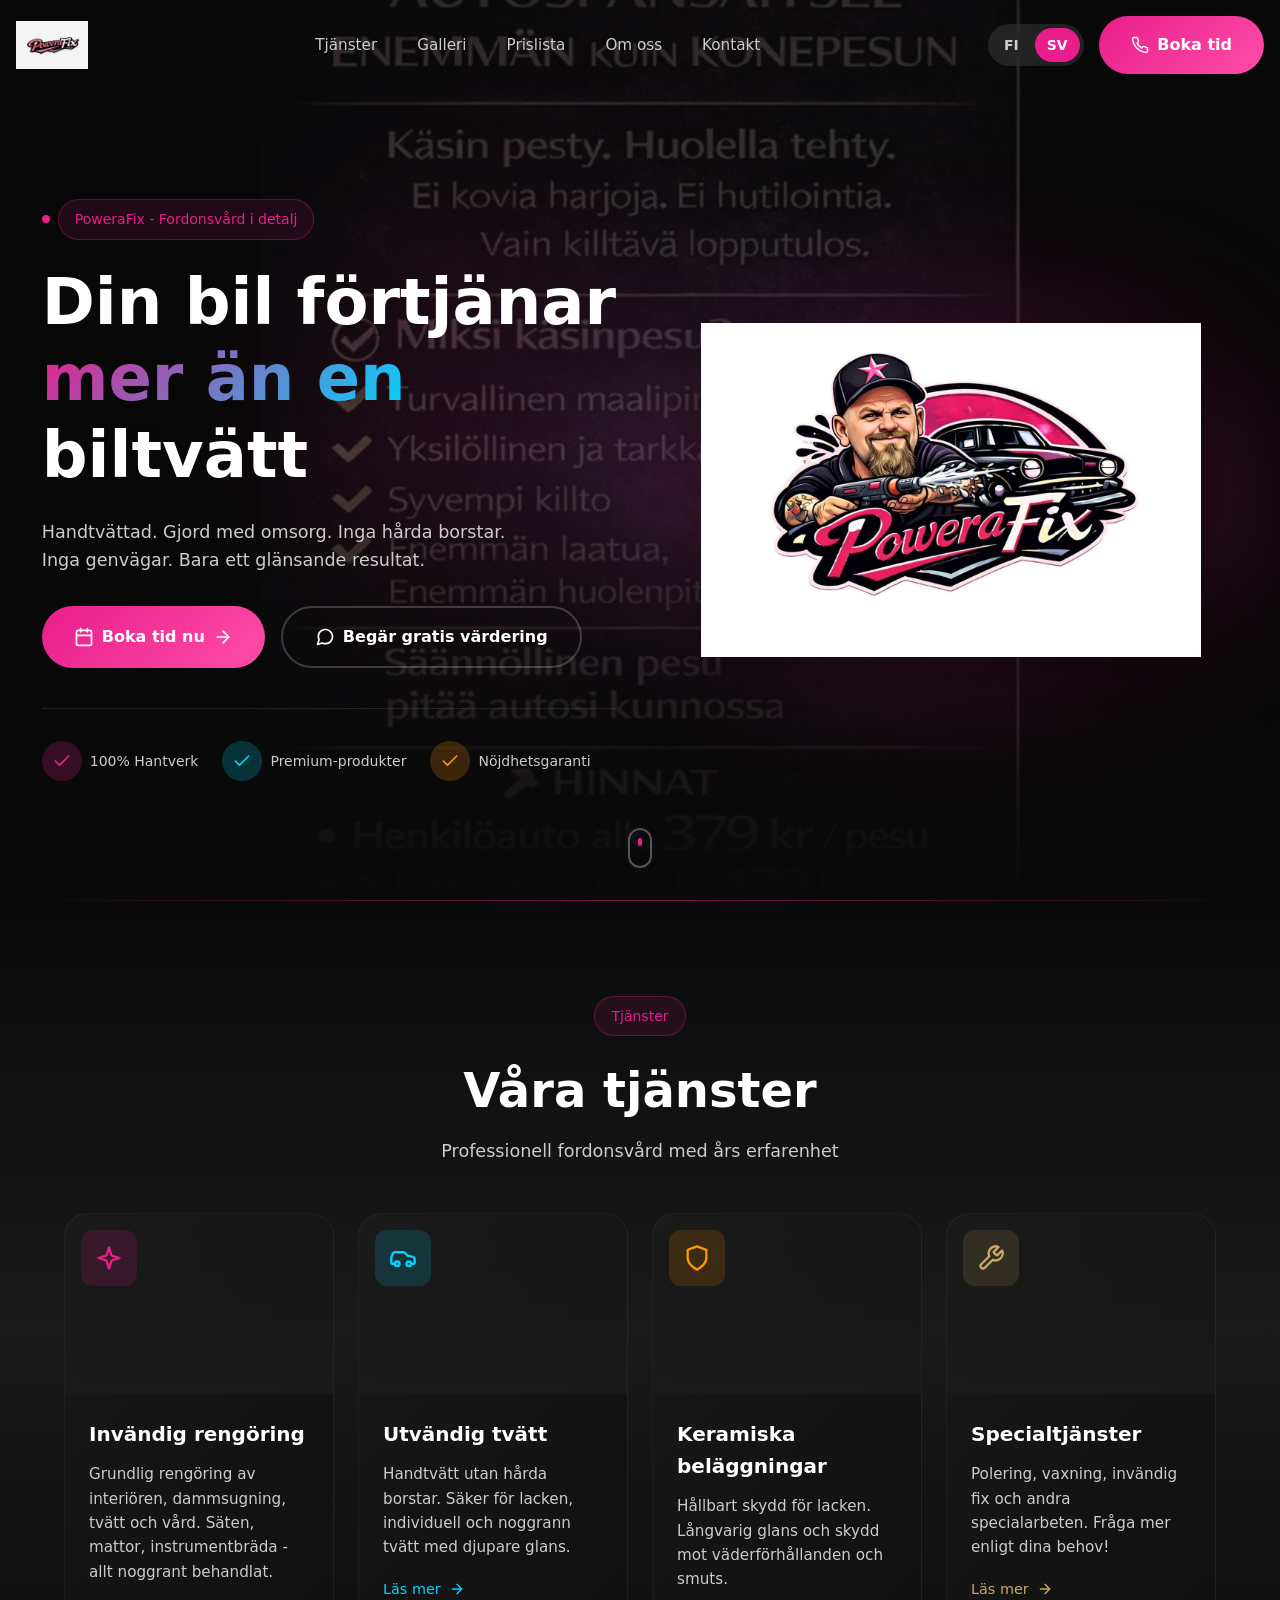
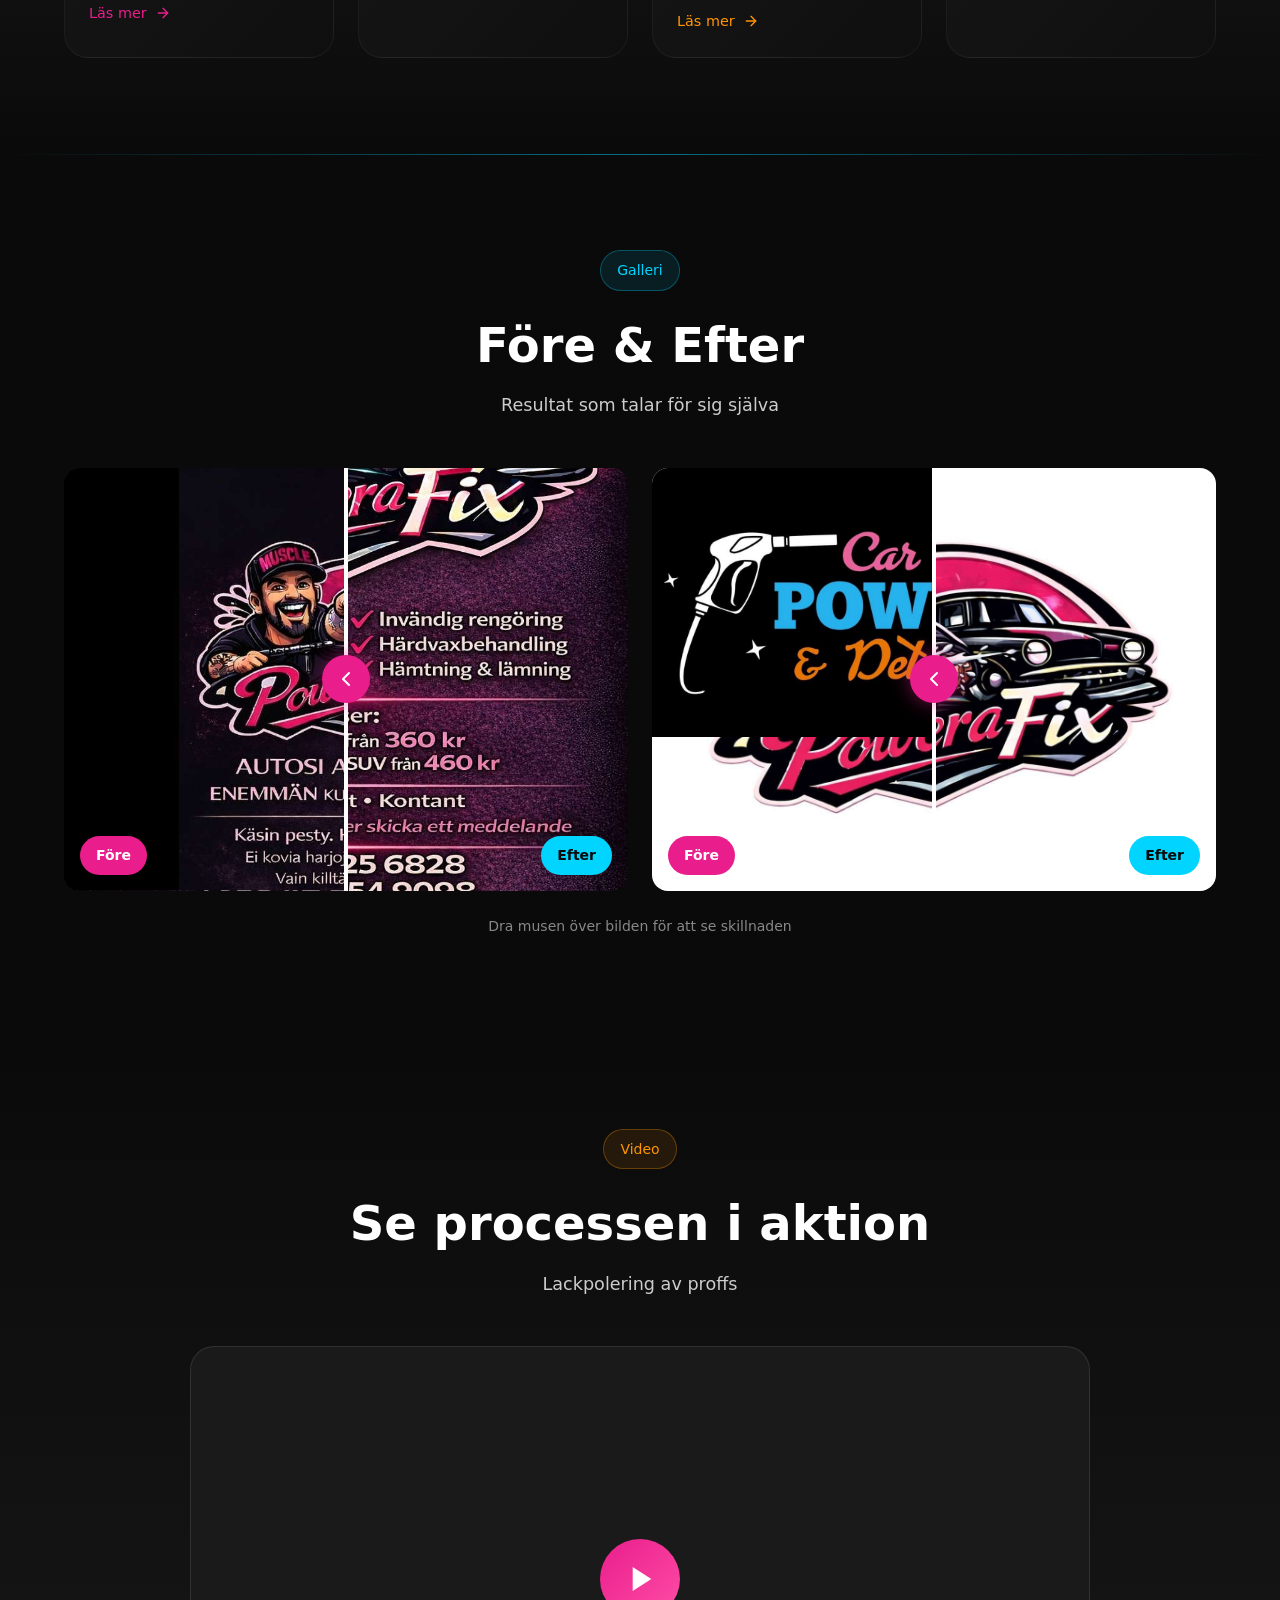
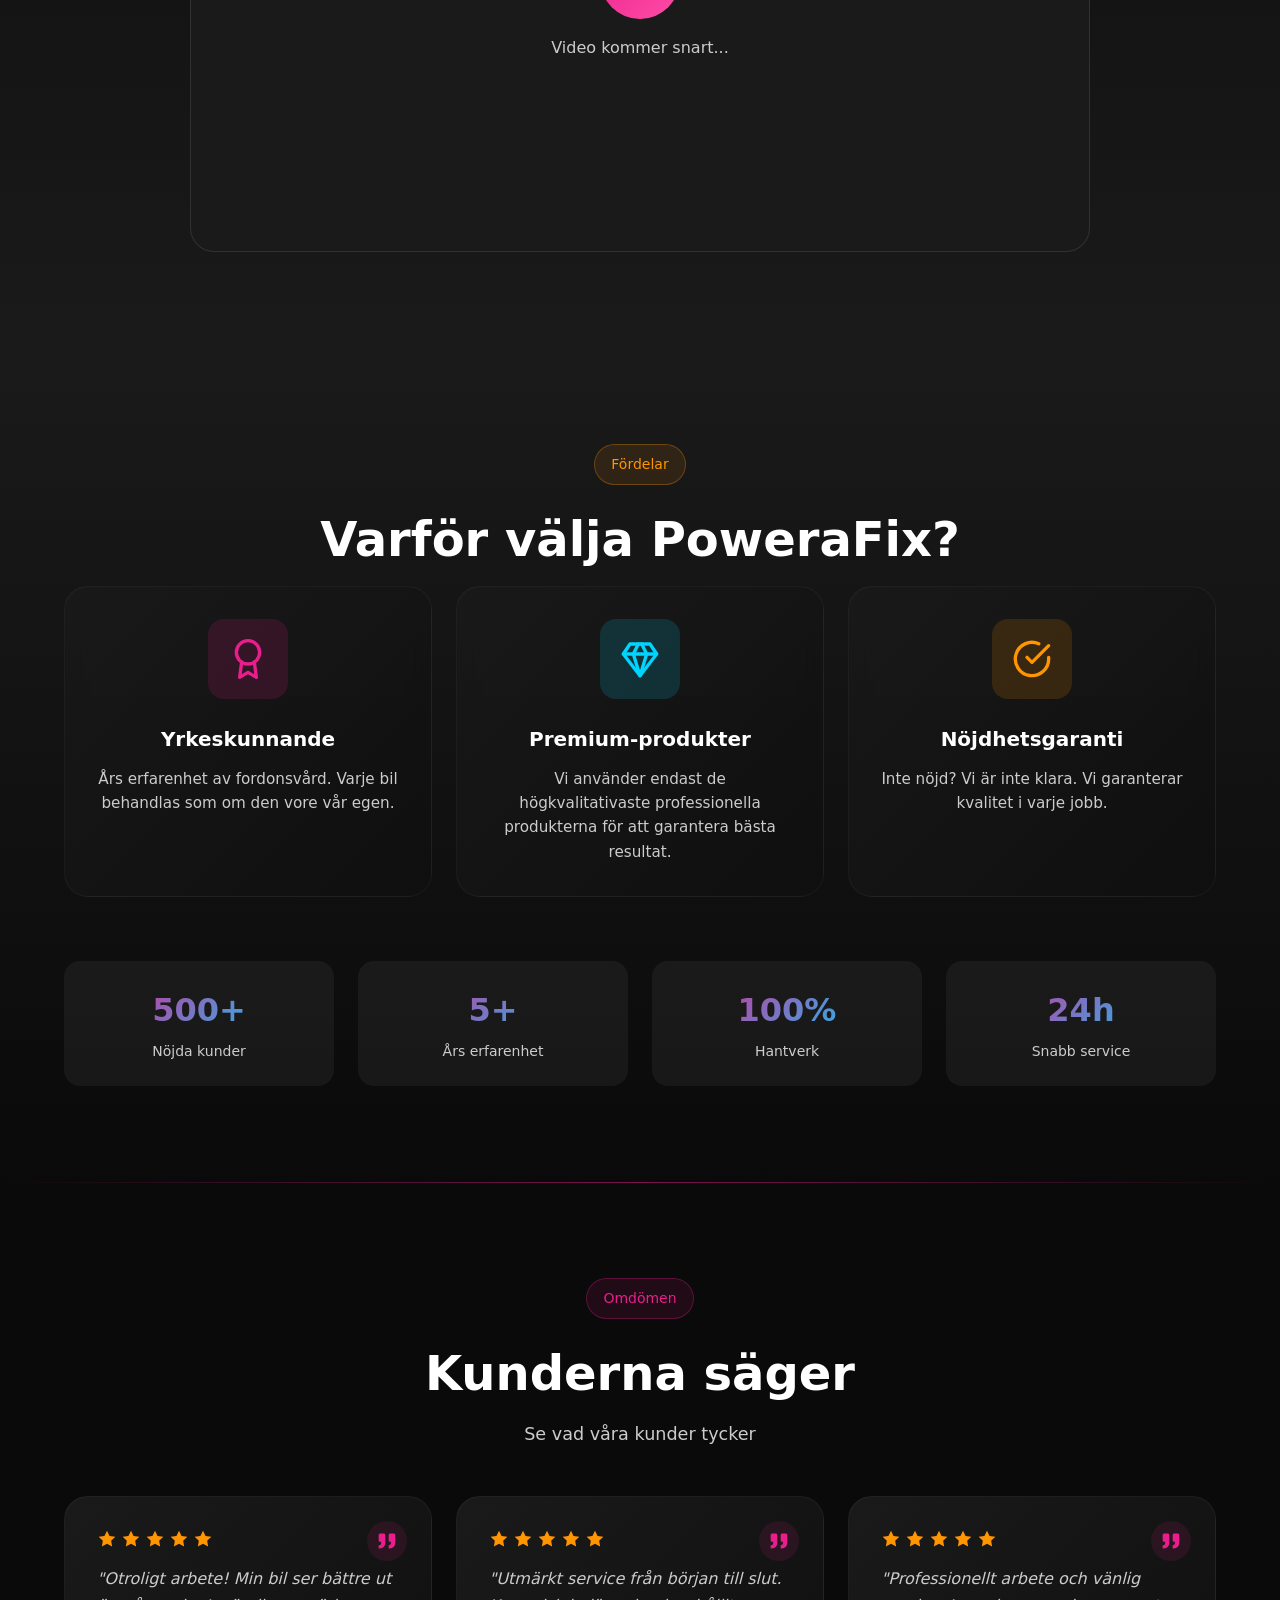
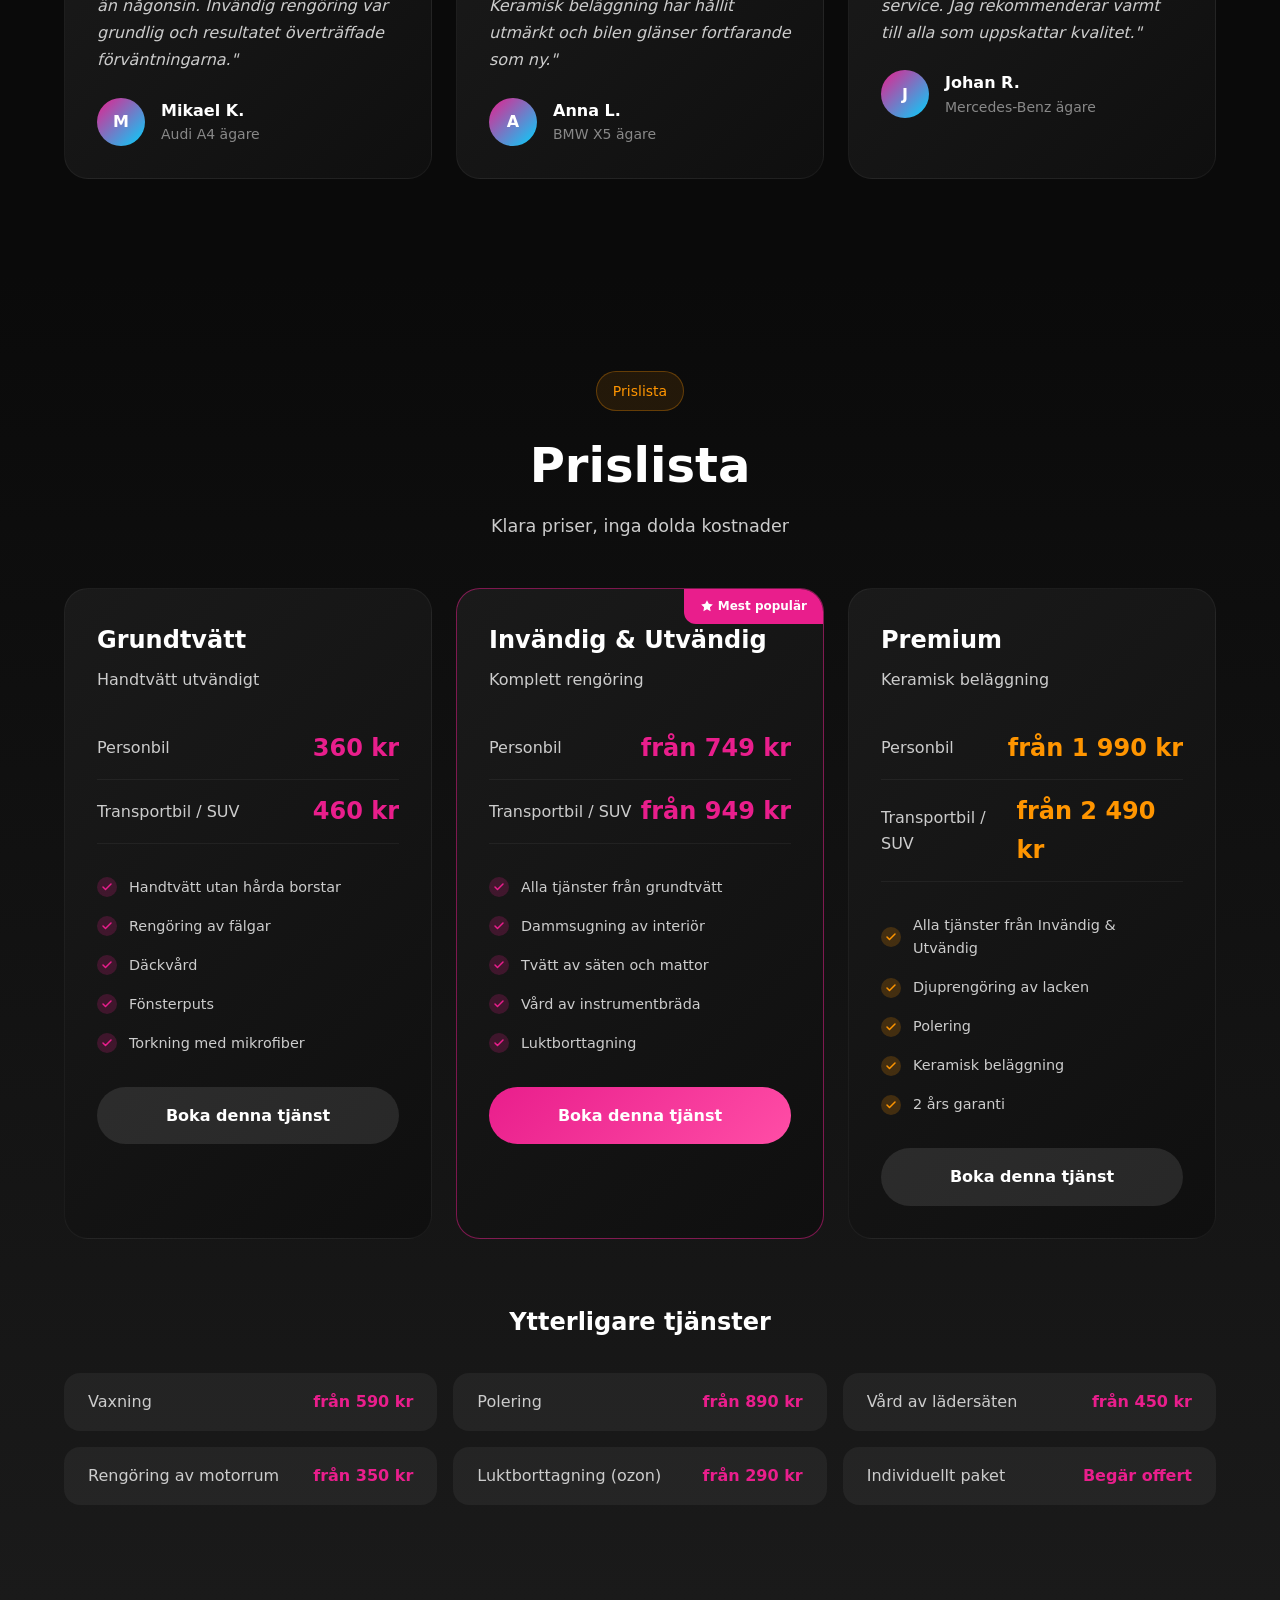
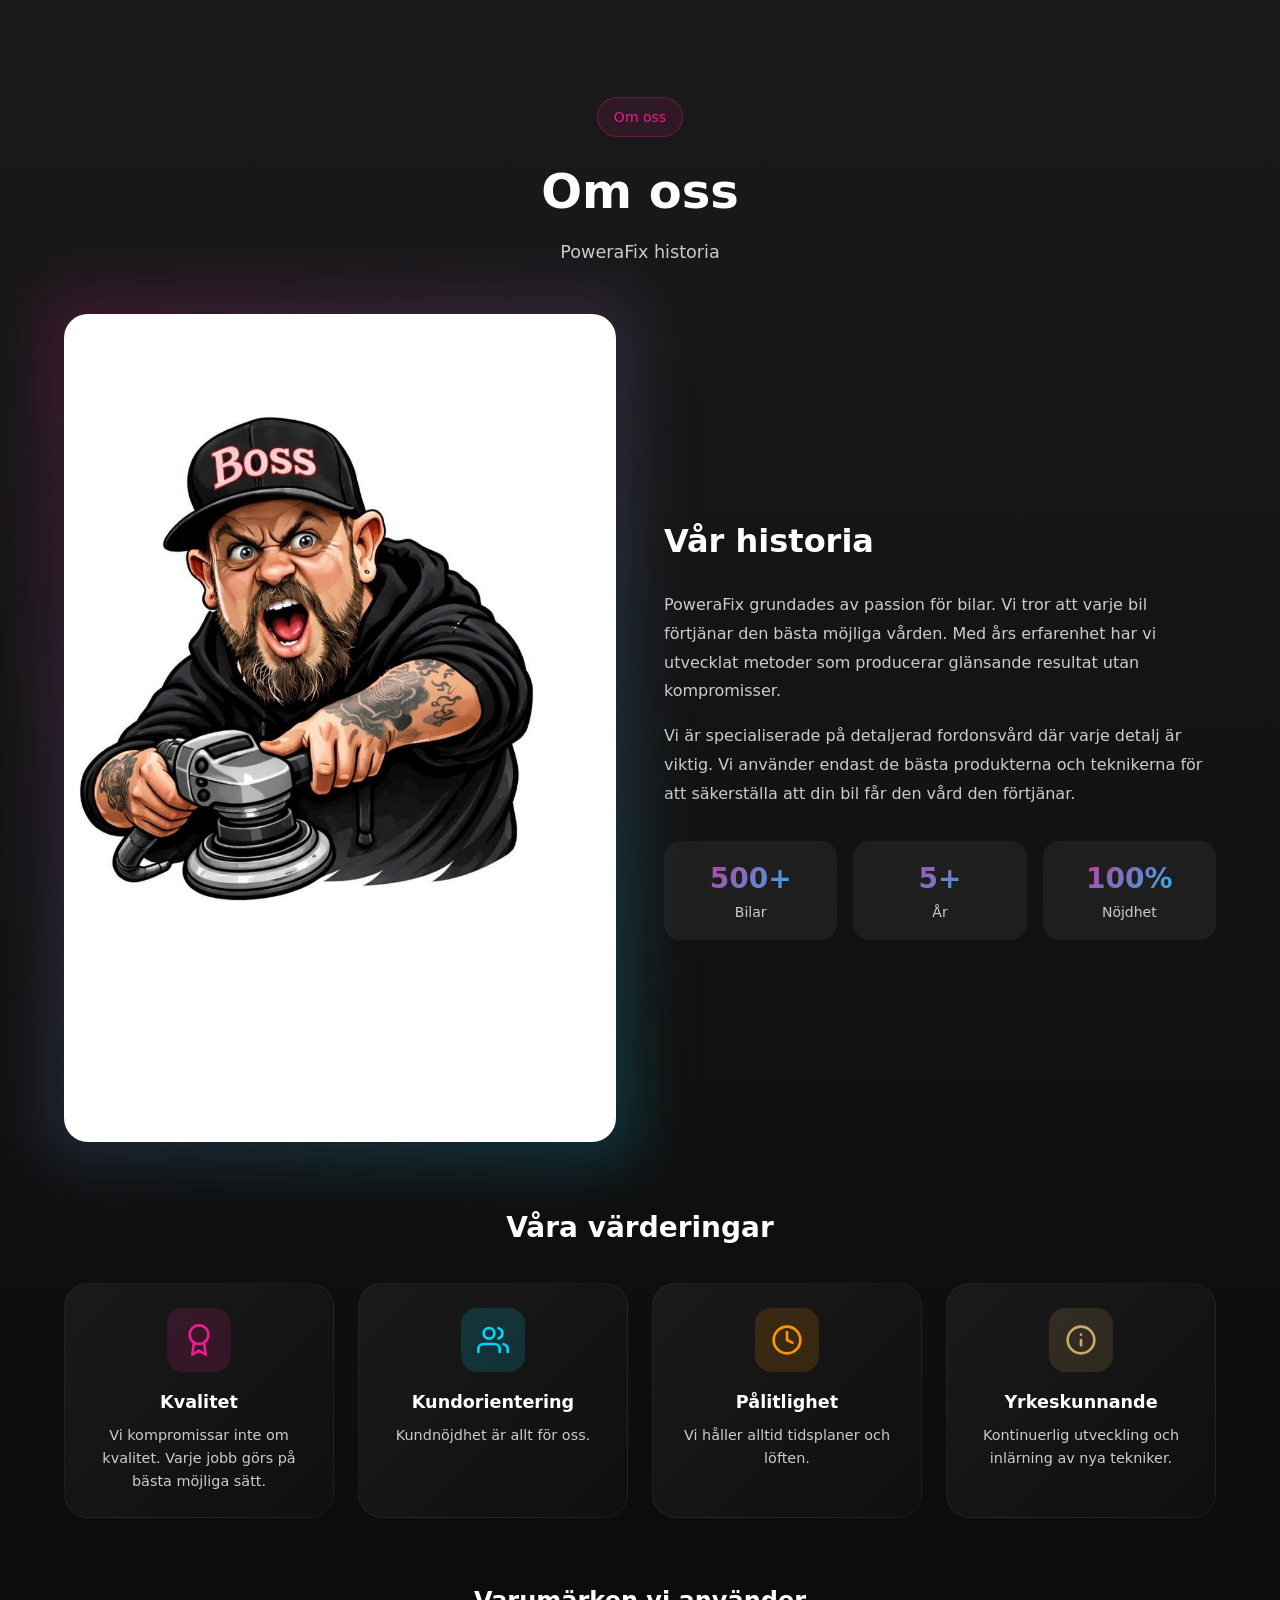
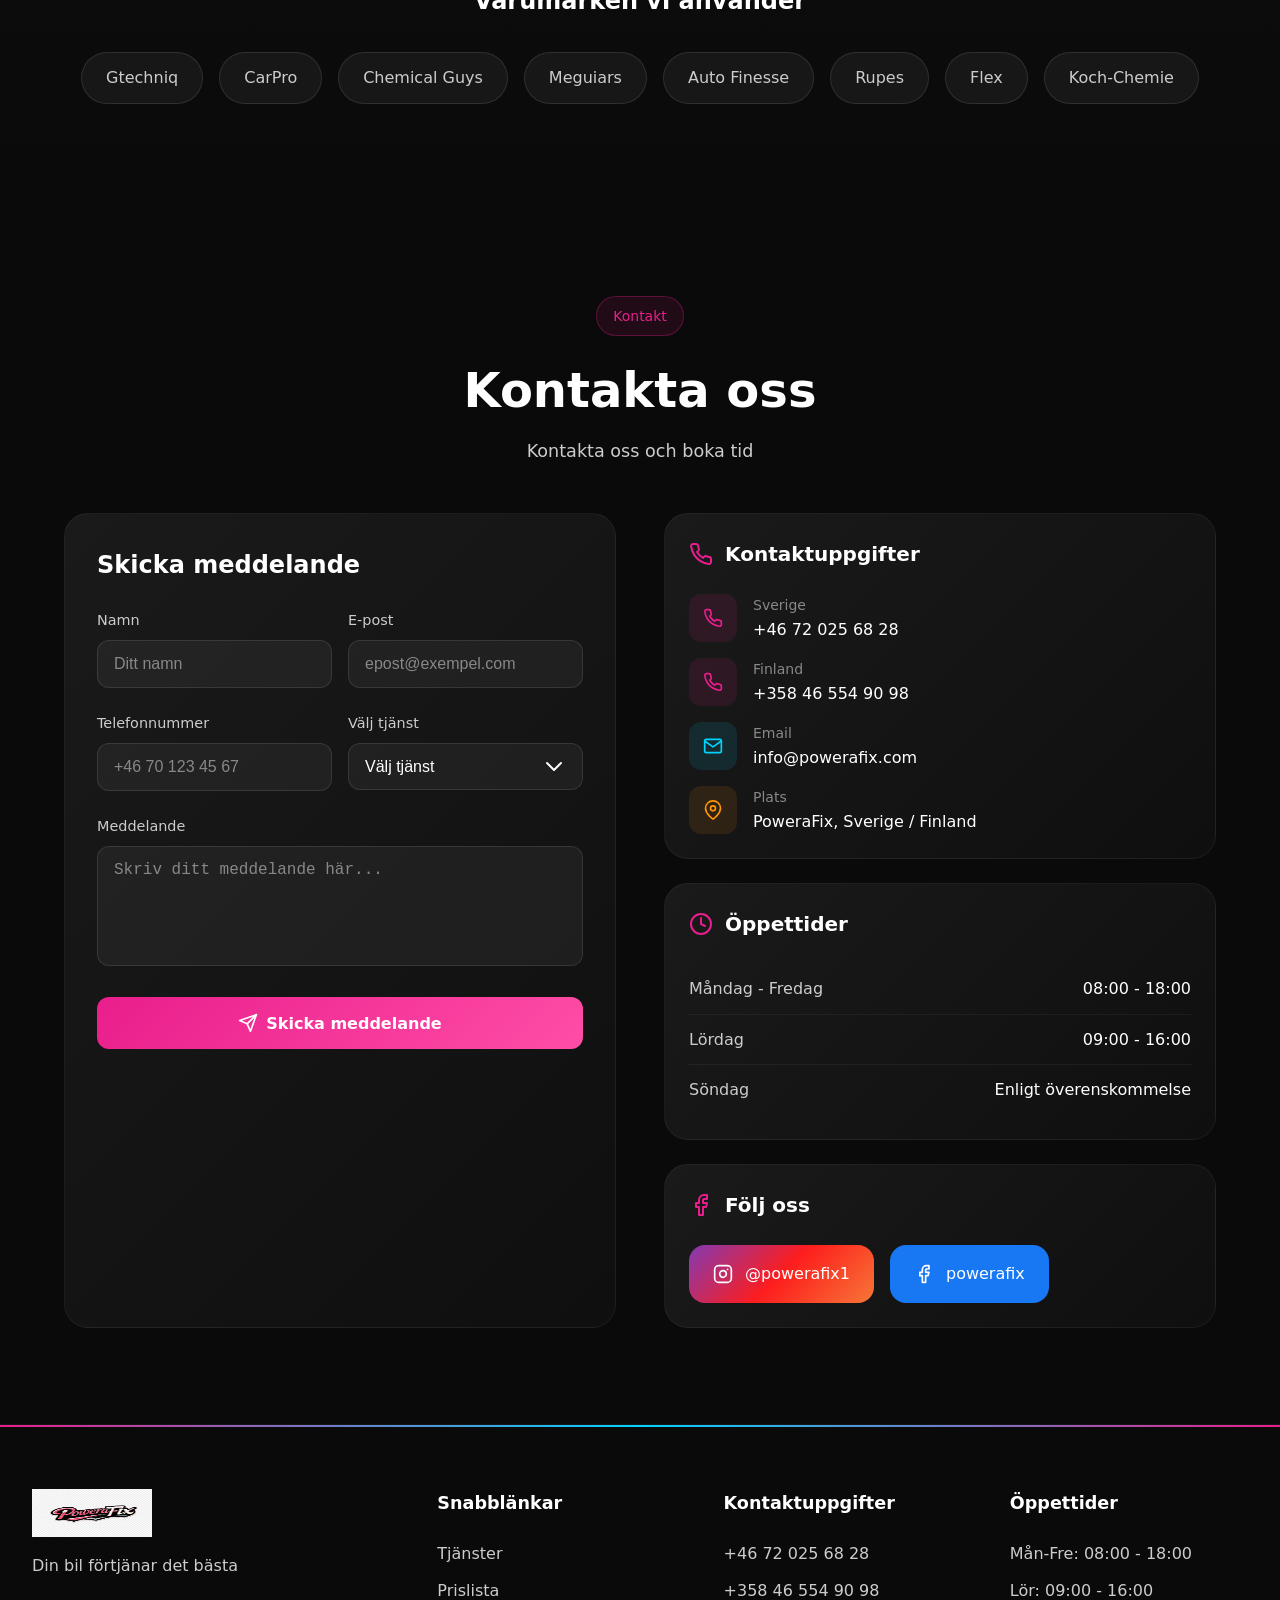
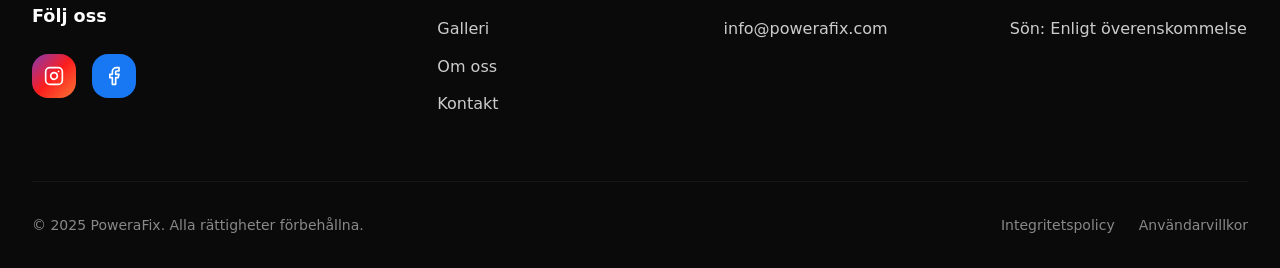
<file: sv/index.html>
<!DOCTYPE html>
<html lang="sv">
<head>
    <!-- ============================================
         POWERAFIX - AUTO DETAILING
         Swedish Homepage
         ============================================ -->
    <meta charset="UTF-8">
    <meta name="viewport" content="width=device-width, initial-scale=1.0">
    
    <!-- SEO Meta Tags -->
    <title>PoweraFix | Fordonsvård i detalj - Handtvätt & Beläggningar</title>
    <meta name="description" content="PoweraFix erbjuder professionell fordonsvård: handtvätt, invändig rengöring, keramiska beläggningar och polering. Din bil förtjänar det bästa!">
    <meta name="keywords" content="biltvätt, fordonsvård, detailing, handtvätt, keramisk beläggning, polering, invändig rengöring">
    <meta name="author" content="PoweraFix">
    <meta name="robots" content="index, follow">
    
    <!-- Canonical URL -->
    <link rel="canonical" href="https://powerafix.com/sv/">
    
    <!-- Open Graph / Facebook -->
    <meta property="og:type" content="website">
    <meta property="og:url" content="https://powerafix.com/sv/">
    <meta property="og:title" content="PoweraFix | Fordonsvård i detalj">
    <meta property="og:description" content="Handtvättad. Gjord med omsorg. Inga hårda borstar. Bara ett glänsande resultat.">
    <meta property="og:image" content="https://powerafix.com/images/powerafix-logo.png">
    
    <!-- Twitter -->
    <meta property="twitter:card" content="summary_large_image">
    <meta property="twitter:url" content="https://powerafix.com/sv/">
    <meta property="twitter:title" content="PoweraFix | Fordonsvård i detalj">
    <meta property="twitter:description" content="Handtvättad. Gjord med omsorg. Inga hårda borstar. Bara ett glänsande resultat.">
    <meta property="twitter:image" content="https://powerafix.com/images/powerafix-logo.png">
    
    <!-- Favicon -->
    <link rel="icon" type="image/png" href="../images/powerafix-logo.png">
    
    <!-- Styles -->
    <link rel="stylesheet" href="../css/style.css">
    
    <!-- Schema.org LocalBusiness Markup -->
    <script type="application/ld+json">
    {
        "@context": "https://schema.org",
        "@type": "AutoRepair",
        "name": "PoweraFix",
        "description": "Fordonsvård i detalj och detailing-tjänster",
        "url": "https://powerafix.com/sv/",
        "telephone": ["+46-72-025-68-28", "+358-46-554-90-98"],
        "email": "info@powerafix.com",
        "address": {
            "@type": "PostalAddress",
            "addressCountry": "SE"
        },
        "openingHours": ["Mo-Fr 08:00-18:00", "Sa 09:00-16:00"],
        "priceRange": "kr",
        "image": "https://powerafix.com/images/powerafix-logo.png"
    }
    </script>
</head>
<body>
    <!-- ============================================
         HEADER & NAVIGATION
         ============================================ -->
    <header class="header" id="header">
        <div class="header-inner">
            <!-- Logo -->
            <a href="index.html" class="logo" aria-label="PoweraFix Startsida">
                <img src="../images/powerafix-logo.png" alt="PoweraFix logo" width="120" height="48" loading="eager">
            </a>
            
            <!-- Desktop Navigation -->
            <nav class="nav-desktop" aria-label="Huvudnavigering">
                <a href="#tjanster" class="nav-link">Tjänster</a>
                <a href="#galleri" class="nav-link">Galleri</a>
                <a href="#prislista" class="nav-link">Prislista</a>
                <a href="#om-oss" class="nav-link">Om oss</a>
                <a href="#kontakt" class="nav-link">Kontakt</a>
            </nav>
            
            <!-- Header Actions -->
            <div class="header-actions">
                <!-- Language Switcher -->
                <div class="lang-switcher" role="group" aria-label="Språkval">
                    <a href="../index.html" class="lang-btn" lang="fi">FI</a>
                    <a href="index.html" class="lang-btn active" aria-current="page" lang="sv">SV</a>
                </div>
                
                <!-- CTA Button -->
                <a href="#kontakt" class="btn btn-primary btn-book">
                    <svg xmlns="http://www.w3.org/2000/svg" width="18" height="18" viewBox="0 0 24 24" fill="none" stroke="currentColor" stroke-width="2" stroke-linecap="round" stroke-linejoin="round" aria-hidden="true"><path d="M22 16.92v3a2 2 0 0 1-2.18 2 19.79 19.79 0 0 1-8.63-3.07 19.5 19.5 0 0 1-6-6 19.79 19.79 0 0 1-3.07-8.67A2 2 0 0 1 4.11 2h3a2 2 0 0 1 2 1.72 12.84 12.84 0 0 0 .7 2.81 2 2 0 0 1-.45 2.11L8.09 9.91a16 16 0 0 0 6 6l1.27-1.27a2 2 0 0 1 2.11-.45 12.84 12.84 0 0 0 2.81.7A2 2 0 0 1 22 16.92z"/></svg>
                    Boka tid
                </a>
                
                <!-- Mobile Menu Toggle -->
                <button class="menu-toggle" id="menuToggle" aria-label="Öppna meny" aria-expanded="false" aria-controls="mobileMenu">
                    <svg xmlns="http://www.w3.org/2000/svg" width="24" height="24" viewBox="0 0 24 24" fill="none" stroke="currentColor" stroke-width="2" stroke-linecap="round" stroke-linejoin="round" aria-hidden="true"><line x1="3" y1="12" x2="21" y2="12"/><line x1="3" y1="6" x2="21" y2="6"/><line x1="3" y1="18" x2="21" y2="18"/></svg>
                </button>
            </div>
        </div>
    </header>
    
    <!-- Mobile Menu -->
    <div class="mobile-menu" id="mobileMenu" role="dialog" aria-label="Mobilmeny" aria-modal="true">
        <button class="mobile-menu-close" id="menuClose" aria-label="Stäng meny">
            <svg xmlns="http://www.w3.org/2000/svg" width="32" height="32" viewBox="0 0 24 24" fill="none" stroke="currentColor" stroke-width="2" stroke-linecap="round" stroke-linejoin="round" aria-hidden="true"><line x1="18" y1="6" x2="6" y2="18"/><line x1="6" y1="6" x2="18" y2="18"/></svg>
        </button>
        <nav aria-label="Mobilnavigering">
            <a href="#tjanster" class="mobile-nav-link">Tjänster</a>
            <a href="#galleri" class="mobile-nav-link">Galleri</a>
            <a href="#prislista" class="mobile-nav-link">Prislista</a>
            <a href="#om-oss" class="mobile-nav-link">Om oss</a>
            <a href="#kontakt" class="mobile-nav-link">Kontakt</a>
        </nav>
        <a href="#kontakt" class="btn btn-primary">
            <svg xmlns="http://www.w3.org/2000/svg" width="20" height="20" viewBox="0 0 24 24" fill="none" stroke="currentColor" stroke-width="2" stroke-linecap="round" stroke-linejoin="round" aria-hidden="true"><path d="M22 16.92v3a2 2 0 0 1-2.18 2 19.79 19.79 0 0 1-8.63-3.07 19.5 19.5 0 0 1-6-6 19.79 19.79 0 0 1-3.07-8.67A2 2 0 0 1 4.11 2h3a2 2 0 0 1 2 1.72 12.84 12.84 0 0 0 .7 2.81 2 2 0 0 1-.45 2.11L8.09 9.91a16 16 0 0 0 6 6l1.27-1.27a2 2 0 0 1 2.11-.45 12.84 12.84 0 0 0 2.81.7A2 2 0 0 1 22 16.92z"/></svg>
            Boka tid
        </a>
    </div>

    <main>
        <!-- ============================================
             HERO SECTION
             ============================================ -->
        <section class="hero" id="startsida" aria-label="Startsida">
            <!-- Background Image -->
            <div class="hero-bg">
                <img src="../images/powerafix-banner.jpg" alt="" loading="eager" aria-hidden="true">
            </div>
            <div class="hero-overlay" aria-hidden="true"></div>
            
            <!-- Decorative Glows -->
            <div class="hero-glow hero-glow-1" aria-hidden="true"></div>
            <div class="hero-glow hero-glow-2" aria-hidden="true"></div>
            
            <!-- Content -->
            <div class="hero-content">
                <div class="hero-text">
                    <!-- Badge -->
                    <div class="hero-badge">
                        <span class="hero-badge-dot" aria-hidden="true"></span>
                        <span class="badge badge-pink">PoweraFix - Fordonsvård i detalj</span>
                    </div>
                    
                    <!-- Title -->
                    <h1 class="hero-title">
                        Din bil förtjänar<br>
                        <span class="gradient-text">mer än en</span><br>
                        biltvätt
                    </h1>
                    
                    <!-- Description -->
                    <p class="hero-description">
                        Handtvättad. Gjord med omsorg. Inga hårda borstar. Inga genvägar. Bara ett glänsande resultat.
                    </p>
                    
                    <!-- Buttons -->
                    <div class="hero-buttons">
                        <a href="#kontakt" class="btn btn-primary">
                            <svg xmlns="http://www.w3.org/2000/svg" width="20" height="20" viewBox="0 0 24 24" fill="none" stroke="currentColor" stroke-width="2" stroke-linecap="round" stroke-linejoin="round" aria-hidden="true"><rect x="3" y="4" width="18" height="18" rx="2" ry="2"/><line x1="16" y1="2" x2="16" y2="6"/><line x1="8" y1="2" x2="8" y2="6"/><line x1="3" y1="10" x2="21" y2="10"/></svg>
                            Boka tid nu
                            <svg xmlns="http://www.w3.org/2000/svg" width="20" height="20" viewBox="0 0 24 24" fill="none" stroke="currentColor" stroke-width="2" stroke-linecap="round" stroke-linejoin="round" aria-hidden="true"><line x1="5" y1="12" x2="19" y2="12"/><polyline points="12 5 19 12 12 19"/></svg>
                        </a>
                        <a href="#prislista" class="btn btn-outline">
                            <svg xmlns="http://www.w3.org/2000/svg" width="20" height="20" viewBox="0 0 24 24" fill="none" stroke="currentColor" stroke-width="2" stroke-linecap="round" stroke-linejoin="round" aria-hidden="true"><path d="M21 11.5a8.38 8.38 0 0 1-.9 3.8 8.5 8.5 0 0 1-7.6 4.7 8.38 8.38 0 0 1-3.8-.9L3 21l1.9-5.7a8.38 8.38 0 0 1-.9-3.8 8.5 8.5 0 0 1 4.7-7.6 8.38 8.38 0 0 1 3.8-.9h.5a8.48 8.48 0 0 1 8 8v.5z"/></svg>
                            Begär gratis värdering
                        </a>
                    </div>
                    
                    <!-- Trust Badges -->
                    <div class="hero-trust">
                        <div class="trust-item">
                            <div class="trust-icon pink" aria-hidden="true">
                                <svg xmlns="http://www.w3.org/2000/svg" width="20" height="20" viewBox="0 0 24 24" fill="none" stroke="currentColor" stroke-width="2" stroke-linecap="round" stroke-linejoin="round"><polyline points="20 6 9 17 4 12"/></svg>
                            </div>
                            <span class="trust-text">100% Hantverk</span>
                        </div>
                        <div class="trust-item">
                            <div class="trust-icon cyan" aria-hidden="true">
                                <svg xmlns="http://www.w3.org/2000/svg" width="20" height="20" viewBox="0 0 24 24" fill="none" stroke="currentColor" stroke-width="2" stroke-linecap="round" stroke-linejoin="round"><polyline points="20 6 9 17 4 12"/></svg>
                            </div>
                            <span class="trust-text">Premium-produkter</span>
                        </div>
                        <div class="trust-item">
                            <div class="trust-icon orange" aria-hidden="true">
                                <svg xmlns="http://www.w3.org/2000/svg" width="20" height="20" viewBox="0 0 24 24" fill="none" stroke="currentColor" stroke-width="2" stroke-linecap="round" stroke-linejoin="round"><polyline points="20 6 9 17 4 12"/></svg>
                            </div>
                            <span class="trust-text">Nöjdhetsgaranti</span>
                        </div>
                    </div>
                </div>
                
                <!-- Hero Image (Desktop) -->
                <div class="hero-image" aria-hidden="true">
                    <img src="../images/powerafix-logo-full.png" alt="PoweraFix" width="500" height="300" loading="lazy">
                </div>
            </div>
            
            <!-- Scroll Indicator -->
            <div class="hero-scroll" aria-hidden="true">
                <div class="scroll-indicator">
                    <div class="scroll-dot"></div>
                </div>
            </div>
        </section>

        <!-- ============================================
             SERVICES SECTION
             ============================================ -->
        <section class="section services" id="tjanster" aria-labelledby="tjanster-otsikko">
            <div class="container">
                <!-- Section Header -->
                <span class="badge badge-pink" style="display: block; width: fit-content; margin: 0 auto 1rem;">Tjänster</span>
                <h2 id="tjanster-otsikko" class="section-title">Våra tjänster</h2>
                <p class="section-subtitle">Professionell fordonsvård med års erfarenhet</p>
                
                <!-- Service Cards -->
                <div class="grid-4">
                    <!-- Service 1: Invändig rengöring -->
                    <article class="service-card card-hover">
                        <div class="service-card-image">
                            <div class="service-icon pink" aria-hidden="true">
                                <svg xmlns="http://www.w3.org/2000/svg" width="28" height="28" viewBox="0 0 24 24" fill="none" stroke="currentColor" stroke-width="2" stroke-linecap="round" stroke-linejoin="round"><path d="m12 3-1.912 5.813a2 2 0 0 1-1.275 1.275L3 12l5.813 1.912a2 2 0 0 1 1.275 1.275L12 21l1.912-5.813a2 2 0 0 1 1.275-1.275L21 12l-5.813-1.912a2 2 0 0 1-1.275-1.275L12 3Z"/></svg>
                            </div>
                        </div>
                        <div class="service-card-content">
                            <h3 class="service-card-title">Invändig rengöring</h3>
                            <p class="service-card-description">Grundlig rengöring av interiören, dammsugning, tvätt och vård. Säten, mattor, instrumentbräda - allt noggrant behandlat.</p>
                            <a href="#kontakt" class="service-card-link pink">
                                Läs mer
                                <svg xmlns="http://www.w3.org/2000/svg" width="16" height="16" viewBox="0 0 24 24" fill="none" stroke="currentColor" stroke-width="2" stroke-linecap="round" stroke-linejoin="round" aria-hidden="true"><line x1="5" y1="12" x2="19" y2="12"/><polyline points="12 5 19 12 12 19"/></svg>
                            </a>
                        </div>
                    </article>
                    
                    <!-- Service 2: Utvändig tvätt -->
                    <article class="service-card card-hover">
                        <div class="service-card-image">
                            <div class="service-icon cyan" aria-hidden="true">
                                <svg xmlns="http://www.w3.org/2000/svg" width="28" height="28" viewBox="0 0 24 24" fill="none" stroke="currentColor" stroke-width="2" stroke-linecap="round" stroke-linejoin="round"><path d="M19 17h2c.6 0 1-.4 1-1v-3c0-.9-.7-1.7-1.5-1.9C18.7 10.6 16 10 16 10s-1.3-1.4-2.2-2.3c-.5-.4-1.1-.7-1.8-.7H5c-.6 0-1.1.4-1.4.9l-1.4 2.9A3.7 3.7 0 0 0 2 12v4c0 .6.4 1 1 1h2"/><circle cx="7" cy="17" r="2"/><circle cx="17" cy="17" r="2"/></svg>
                            </div>
                        </div>
                        <div class="service-card-content">
                            <h3 class="service-card-title">Utvändig tvätt</h3>
                            <p class="service-card-description">Handtvätt utan hårda borstar. Säker för lacken, individuell och noggrann tvätt med djupare glans.</p>
                            <a href="#kontakt" class="service-card-link cyan">
                                Läs mer
                                <svg xmlns="http://www.w3.org/2000/svg" width="16" height="16" viewBox="0 0 24 24" fill="none" stroke="currentColor" stroke-width="2" stroke-linecap="round" stroke-linejoin="round" aria-hidden="true"><line x1="5" y1="12" x2="19" y2="12"/><polyline points="12 5 19 12 12 19"/></svg>
                            </a>
                        </div>
                    </article>
                    
                    <!-- Service 3: Keramiska beläggningar -->
                    <article class="service-card card-hover">
                        <div class="service-card-image">
                            <div class="service-icon orange" aria-hidden="true">
                                <svg xmlns="http://www.w3.org/2000/svg" width="28" height="28" viewBox="0 0 24 24" fill="none" stroke="currentColor" stroke-width="2" stroke-linecap="round" stroke-linejoin="round"><path d="M12 22s8-4 8-10V5l-8-3-8 3v7c0 6 8 10 8 10z"/></svg>
                            </div>
                        </div>
                        <div class="service-card-content">
                            <h3 class="service-card-title">Keramiska beläggningar</h3>
                            <p class="service-card-description">Hållbart skydd för lacken. Långvarig glans och skydd mot väderförhållanden och smuts.</p>
                            <a href="#kontakt" class="service-card-link orange">
                                Läs mer
                                <svg xmlns="http://www.w3.org/2000/svg" width="16" height="16" viewBox="0 0 24 24" fill="none" stroke="currentColor" stroke-width="2" stroke-linecap="round" stroke-linejoin="round" aria-hidden="true"><line x1="5" y1="12" x2="19" y2="12"/><polyline points="12 5 19 12 12 19"/></svg>
                            </a>
                        </div>
                    </article>
                    
                    <!-- Service 4: Specialtjänster -->
                    <article class="service-card card-hover">
                        <div class="service-card-image">
                            <div class="service-icon gold" aria-hidden="true">
                                <svg xmlns="http://www.w3.org/2000/svg" width="28" height="28" viewBox="0 0 24 24" fill="none" stroke="currentColor" stroke-width="2" stroke-linecap="round" stroke-linejoin="round"><path d="M14.7 6.3a1 1 0 0 0 0 1.4l1.6 1.6a1 1 0 0 0 1.4 0l3.77-3.77a6 6 0 0 1-7.94 7.94l-6.91 6.91a2.12 2.12 0 0 1-3-3l6.91-6.91a6 6 0 0 1 7.94-7.94l-3.76 3.76z"/></svg>
                            </div>
                        </div>
                        <div class="service-card-content">
                            <h3 class="service-card-title">Specialtjänster</h3>
                            <p class="service-card-description">Polering, vaxning, invändig fix och andra specialarbeten. Fråga mer enligt dina behov!</p>
                            <a href="#kontakt" class="service-card-link gold">
                                Läs mer
                                <svg xmlns="http://www.w3.org/2000/svg" width="16" height="16" viewBox="0 0 24 24" fill="none" stroke="currentColor" stroke-width="2" stroke-linecap="round" stroke-linejoin="round" aria-hidden="true"><line x1="5" y1="12" x2="19" y2="12"/><polyline points="12 5 19 12 12 19"/></svg>
                            </a>
                        </div>
                    </article>
                </div>
            </div>
        </section>

        <!-- ============================================
             GALLERY SECTION - BEFORE/AFTER
             ============================================ -->
        <section class="section gallery" id="galleri" aria-labelledby="galleri-otsikko">
            <div class="container">
                <span class="badge badge-cyan" style="display: block; width: fit-content; margin: 0 auto 1rem;">Galleri</span>
                <h2 id="galleri-otsikko" class="section-title">Före & Efter</h2>
                <p class="section-subtitle">Resultat som talar för sig själva</p>
                
                <div class="grid-2">
                    <!-- Before/After 1 -->
                    <div class="before-after-container" data-before-after>
                        <div class="before-after-image">
                            <img src="../images/powerafix-swedish.jpg" alt="Bilens slutresultat" loading="lazy">
                        </div>
                        <div class="before-after-before" style="clip-path: inset(0 50% 0 0)">
                            <img src="../images/powerafix-banner.jpg" alt="Bil före rengöring" loading="lazy">
                        </div>
                        <div class="before-after-slider" style="left: 50%">
                            <div class="before-after-handle">
                                <svg xmlns="http://www.w3.org/2000/svg" width="24" height="24" viewBox="0 0 24 24" fill="none" stroke="currentColor" stroke-width="2" stroke-linecap="round" stroke-linejoin="round" aria-hidden="true"><polyline points="15 18 9 12 15 6"/></svg>
                            </div>
                        </div>
                        <span class="before-after-label before">Före</span>
                        <span class="before-after-label after">Efter</span>
                    </div>
                    
                    <!-- Before/After 2 -->
                    <div class="before-after-container" data-before-after>
                        <div class="before-after-image">
                            <img src="../images/powerafix-logo-full.png" alt="Bilens slutresultat" loading="lazy">
                        </div>
                        <div class="before-after-before" style="clip-path: inset(0 50% 0 0)">
                            <img src="../images/powerafix-banner2.jpg" alt="Bil före rengöring" loading="lazy">
                        </div>
                        <div class="before-after-slider" style="left: 50%">
                            <div class="before-after-handle">
                                <svg xmlns="http://www.w3.org/2000/svg" width="24" height="24" viewBox="0 0 24 24" fill="none" stroke="currentColor" stroke-width="2" stroke-linecap="round" stroke-linejoin="round" aria-hidden="true"><polyline points="15 18 9 12 15 6"/></svg>
                            </div>
                        </div>
                        <span class="before-after-label before">Före</span>
                        <span class="before-after-label after">Efter</span>
                    </div>
                </div>
                
                <p class="gallery-instruction">Dra musen över bilden för att se skillnaden</p>
            </div>
        </section>

        <!-- ============================================
             VIDEO SECTION
             ============================================ -->
        <section class="section video-section" id="video" aria-labelledby="video-otsikko">
            <div class="container">
                <span class="badge badge-orange" style="display: block; width: fit-content; margin: 0 auto 1rem;">Video</span>
                <h2 id="video-otsikko" class="section-title">Se processen i aktion</h2>
                <p class="section-subtitle">Lackpolering av proffs</p>
                
                <div class="video-container">
                    <div class="video-placeholder">
                        <button class="video-play-btn" aria-label="Spela upp video">
                            <svg xmlns="http://www.w3.org/2000/svg" width="32" height="32" viewBox="0 0 24 24" fill="currentColor" stroke="none" aria-hidden="true"><polygon points="5 3 19 12 5 21 5 3"/></svg>
                        </button>
                        <p class="video-placeholder-text">Video kommer snart...</p>
                    </div>
                </div>
            </div>
        </section>

        <!-- ============================================
             USP SECTION
             ============================================ -->
        <section class="section usp" id="fordelar" aria-labelledby="fordelar-otsikko">
            <div class="container">
                <span class="badge badge-orange" style="display: block; width: fit-content; margin: 0 auto 1rem;">Fördelar</span>
                <h2 id="fordelar-otsikko" class="section-title">Varför välja PoweraFix?</h2>
                
                <div class="grid-3">
                    <!-- USP 1 -->
                    <div class="usp-card pink card-hover">
                        <div class="usp-icon pink" aria-hidden="true">
                            <svg xmlns="http://www.w3.org/2000/svg" width="40" height="40" viewBox="0 0 24 24" fill="none" stroke="currentColor" stroke-width="2" stroke-linecap="round" stroke-linejoin="round"><circle cx="12" cy="8" r="7"/><polyline points="8.21 13.89 7 23 12 20 17 23 15.79 13.88"/></svg>
                        </div>
                        <h3 class="usp-title">Yrkeskunnande</h3>
                        <p class="usp-description">Års erfarenhet av fordonsvård. Varje bil behandlas som om den vore vår egen.</p>
                    </div>
                    
                    <!-- USP 2 -->
                    <div class="usp-card cyan card-hover">
                        <div class="usp-icon cyan" aria-hidden="true">
                            <svg xmlns="http://www.w3.org/2000/svg" width="40" height="40" viewBox="0 0 24 24" fill="none" stroke="currentColor" stroke-width="2" stroke-linecap="round" stroke-linejoin="round"><path d="M6 3h12l4 6-10 13L2 9Z"/><path d="M11 3 8 9l4 13 4-13-3-6"/><path d="M2 9h20"/></svg>
                        </div>
                        <h3 class="usp-title">Premium-produkter</h3>
                        <p class="usp-description">Vi använder endast de högkvalitativaste professionella produkterna för att garantera bästa resultat.</p>
                    </div>
                    
                    <!-- USP 3 -->
                    <div class="usp-card orange card-hover">
                        <div class="usp-icon orange" aria-hidden="true">
                            <svg xmlns="http://www.w3.org/2000/svg" width="40" height="40" viewBox="0 0 24 24" fill="none" stroke="currentColor" stroke-width="2" stroke-linecap="round" stroke-linejoin="round"><path d="M22 11.08V12a10 10 0 1 1-5.93-9.14"/><polyline points="22 4 12 14.01 9 11.01"/></svg>
                        </div>
                        <h3 class="usp-title">Nöjdhetsgaranti</h3>
                        <p class="usp-description">Inte nöjd? Vi är inte klara. Vi garanterar kvalitet i varje jobb.</p>
                    </div>
                </div>
                
                <!-- Stats -->
                <div class="stats">
                    <div class="stat-item">
                        <div class="stat-value">500+</div>
                        <div class="stat-label">Nöjda kunder</div>
                    </div>
                    <div class="stat-item">
                        <div class="stat-value">5+</div>
                        <div class="stat-label">Års erfarenhet</div>
                    </div>
                    <div class="stat-item">
                        <div class="stat-value">100%</div>
                        <div class="stat-label">Hantverk</div>
                    </div>
                    <div class="stat-item">
                        <div class="stat-value">24h</div>
                        <div class="stat-label">Snabb service</div>
                    </div>
                </div>
            </div>
        </section>

        <!-- ============================================
             TESTIMONIALS SECTION
             ============================================ -->
        <section class="section testimonials" id="kunder" aria-labelledby="kunder-otsikko">
            <div class="container">
                <span class="badge badge-pink" style="display: block; width: fit-content; margin: 0 auto 1rem;">Omdömen</span>
                <h2 id="kunder-otsikko" class="section-title">Kunderna säger</h2>
                <p class="section-subtitle">Se vad våra kunder tycker</p>
                
                <div class="grid-3">
                    <!-- Testimonial 1 -->
                    <article class="testimonial-card card-hover">
                        <div class="testimonial-quote" aria-hidden="true">
                            <svg xmlns="http://www.w3.org/2000/svg" width="20" height="20" viewBox="0 0 24 24" fill="currentColor" stroke="none"><path d="M3 21c3 0 7-1 7-8V5c0-1.25-.756-2.017-2-2H4c-1.25 0-2 .75-2 1.972V11c0 1.25.75 2 2 2 1 0 1 0 1 1v1c0 1-1 2-2 2s-1 .008-1 1.031V21M15 21c3 0 7-1 7-8V5c0-1.25-.757-2.017-2-2h-4c-1.25 0-2 .75-2 1.972V11c0 1.25.75 2 2 2h.75c0 2.25.25 4-2.75 4v3c0 1 0 1 1 1z"/></svg>
                        </div>
                        <div class="testimonial-stars" aria-label="5 stjärnor av 5">
                            <svg xmlns="http://www.w3.org/2000/svg" viewBox="0 0 24 24" aria-hidden="true"><polygon points="12 2 15.09 8.26 22 9.27 17 14.14 18.18 21.02 12 17.77 5.82 21.02 7 14.14 2 9.27 8.91 8.26 12 2"/></svg>
                            <svg xmlns="http://www.w3.org/2000/svg" viewBox="0 0 24 24" aria-hidden="true"><polygon points="12 2 15.09 8.26 22 9.27 17 14.14 18.18 21.02 12 17.77 5.82 21.02 7 14.14 2 9.27 8.91 8.26 12 2"/></svg>
                            <svg xmlns="http://www.w3.org/2000/svg" viewBox="0 0 24 24" aria-hidden="true"><polygon points="12 2 15.09 8.26 22 9.27 17 14.14 18.18 21.02 12 17.77 5.82 21.02 7 14.14 2 9.27 8.91 8.26 12 2"/></svg>
                            <svg xmlns="http://www.w3.org/2000/svg" viewBox="0 0 24 24" aria-hidden="true"><polygon points="12 2 15.09 8.26 22 9.27 17 14.14 18.18 21.02 12 17.77 5.82 21.02 7 14.14 2 9.27 8.91 8.26 12 2"/></svg>
                            <svg xmlns="http://www.w3.org/2000/svg" viewBox="0 0 24 24" aria-hidden="true"><polygon points="12 2 15.09 8.26 22 9.27 17 14.14 18.18 21.02 12 17.77 5.82 21.02 7 14.14 2 9.27 8.91 8.26 12 2"/></svg>
                        </div>
                        <p class="testimonial-text">"Otroligt arbete! Min bil ser bättre ut än någonsin. Invändig rengöring var grundlig och resultatet överträffade förväntningarna."</p>
                        <div class="testimonial-author">
                            <div class="testimonial-avatar" aria-hidden="true">M</div>
                            <div>
                                <div class="testimonial-name">Mikael K.</div>
                                <div class="testimonial-role">Audi A4 ägare</div>
                            </div>
                        </div>
                    </article>
                    
                    <!-- Testimonial 2 -->
                    <article class="testimonial-card card-hover">
                        <div class="testimonial-quote" aria-hidden="true">
                            <svg xmlns="http://www.w3.org/2000/svg" width="20" height="20" viewBox="0 0 24 24" fill="currentColor" stroke="none"><path d="M3 21c3 0 7-1 7-8V5c0-1.25-.756-2.017-2-2H4c-1.25 0-2 .75-2 1.972V11c0 1.25.75 2 2 2 1 0 1 0 1 1v1c0 1-1 2-2 2s-1 .008-1 1.031V21M15 21c3 0 7-1 7-8V5c0-1.25-.757-2.017-2-2h-4c-1.25 0-2 .75-2 1.972V11c0 1.25.75 2 2 2h.75c0 2.25.25 4-2.75 4v3c0 1 0 1 1 1z"/></svg>
                        </div>
                        <div class="testimonial-stars" aria-label="5 stjärnor av 5">
                            <svg xmlns="http://www.w3.org/2000/svg" viewBox="0 0 24 24" aria-hidden="true"><polygon points="12 2 15.09 8.26 22 9.27 17 14.14 18.18 21.02 12 17.77 5.82 21.02 7 14.14 2 9.27 8.91 8.26 12 2"/></svg>
                            <svg xmlns="http://www.w3.org/2000/svg" viewBox="0 0 24 24" aria-hidden="true"><polygon points="12 2 15.09 8.26 22 9.27 17 14.14 18.18 21.02 12 17.77 5.82 21.02 7 14.14 2 9.27 8.91 8.26 12 2"/></svg>
                            <svg xmlns="http://www.w3.org/2000/svg" viewBox="0 0 24 24" aria-hidden="true"><polygon points="12 2 15.09 8.26 22 9.27 17 14.14 18.18 21.02 12 17.77 5.82 21.02 7 14.14 2 9.27 8.91 8.26 12 2"/></svg>
                            <svg xmlns="http://www.w3.org/2000/svg" viewBox="0 0 24 24" aria-hidden="true"><polygon points="12 2 15.09 8.26 22 9.27 17 14.14 18.18 21.02 12 17.77 5.82 21.02 7 14.14 2 9.27 8.91 8.26 12 2"/></svg>
                            <svg xmlns="http://www.w3.org/2000/svg" viewBox="0 0 24 24" aria-hidden="true"><polygon points="12 2 15.09 8.26 22 9.27 17 14.14 18.18 21.02 12 17.77 5.82 21.02 7 14.14 2 9.27 8.91 8.26 12 2"/></svg>
                        </div>
                        <p class="testimonial-text">"Utmärkt service från början till slut. Keramisk beläggning har hållit utmärkt och bilen glänser fortfarande som ny."</p>
                        <div class="testimonial-author">
                            <div class="testimonial-avatar" aria-hidden="true">A</div>
                            <div>
                                <div class="testimonial-name">Anna L.</div>
                                <div class="testimonial-role">BMW X5 ägare</div>
                            </div>
                        </div>
                    </article>
                    
                    <!-- Testimonial 3 -->
                    <article class="testimonial-card card-hover">
                        <div class="testimonial-quote" aria-hidden="true">
                            <svg xmlns="http://www.w3.org/2000/svg" width="20" height="20" viewBox="0 0 24 24" fill="currentColor" stroke="none"><path d="M3 21c3 0 7-1 7-8V5c0-1.25-.756-2.017-2-2H4c-1.25 0-2 .75-2 1.972V11c0 1.25.75 2 2 2 1 0 1 0 1 1v1c0 1-1 2-2 2s-1 .008-1 1.031V21M15 21c3 0 7-1 7-8V5c0-1.25-.757-2.017-2-2h-4c-1.25 0-2 .75-2 1.972V11c0 1.25.75 2 2 2h.75c0 2.25.25 4-2.75 4v3c0 1 0 1 1 1z"/></svg>
                        </div>
                        <div class="testimonial-stars" aria-label="5 stjärnor av 5">
                            <svg xmlns="http://www.w3.org/2000/svg" viewBox="0 0 24 24" aria-hidden="true"><polygon points="12 2 15.09 8.26 22 9.27 17 14.14 18.18 21.02 12 17.77 5.82 21.02 7 14.14 2 9.27 8.91 8.26 12 2"/></svg>
                            <svg xmlns="http://www.w3.org/2000/svg" viewBox="0 0 24 24" aria-hidden="true"><polygon points="12 2 15.09 8.26 22 9.27 17 14.14 18.18 21.02 12 17.77 5.82 21.02 7 14.14 2 9.27 8.91 8.26 12 2"/></svg>
                            <svg xmlns="http://www.w3.org/2000/svg" viewBox="0 0 24 24" aria-hidden="true"><polygon points="12 2 15.09 8.26 22 9.27 17 14.14 18.18 21.02 12 17.77 5.82 21.02 7 14.14 2 9.27 8.91 8.26 12 2"/></svg>
                            <svg xmlns="http://www.w3.org/2000/svg" viewBox="0 0 24 24" aria-hidden="true"><polygon points="12 2 15.09 8.26 22 9.27 17 14.14 18.18 21.02 12 17.77 5.82 21.02 7 14.14 2 9.27 8.91 8.26 12 2"/></svg>
                            <svg xmlns="http://www.w3.org/2000/svg" viewBox="0 0 24 24" aria-hidden="true"><polygon points="12 2 15.09 8.26 22 9.27 17 14.14 18.18 21.02 12 17.77 5.82 21.02 7 14.14 2 9.27 8.91 8.26 12 2"/></svg>
                        </div>
                        <p class="testimonial-text">"Professionellt arbete och vänlig service. Jag rekommenderar varmt till alla som uppskattar kvalitet."</p>
                        <div class="testimonial-author">
                            <div class="testimonial-avatar" aria-hidden="true">J</div>
                            <div>
                                <div class="testimonial-name">Johan R.</div>
                                <div class="testimonial-role">Mercedes-Benz ägare</div>
                            </div>
                        </div>
                    </article>
                </div>
            </div>
        </section>

        <!-- ============================================
             PRICING SECTION
             ============================================ -->
        <section class="section pricing" id="prislista" aria-labelledby="prislista-otsikko">
            <div class="container">
                <span class="badge badge-orange" style="display: block; width: fit-content; margin: 0 auto 1rem;">Prislista</span>
                <h2 id="prislista-otsikko" class="section-title">Prislista</h2>
                <p class="section-subtitle">Klara priser, inga dolda kostnader</p>
                
                <div class="grid-3">
                    <!-- Basic Plan -->
                    <div class="pricing-card card-hover">
                        <h3 class="pricing-name">Grundtvätt</h3>
                        <p class="pricing-description">Handtvätt utvändigt</p>
                        
                        <div class="pricing-price-row">
                            <span class="pricing-label">Personbil</span>
                            <span class="pricing-price pink">360 kr</span>
                        </div>
                        <div class="pricing-price-row">
                            <span class="pricing-label">Transportbil / SUV</span>
                            <span class="pricing-price pink">460 kr</span>
                        </div>
                        
                        <ul class="pricing-features">
                            <li class="pricing-feature">
                                <span class="pricing-feature-icon pink" aria-hidden="true">
                                    <svg xmlns="http://www.w3.org/2000/svg" width="12" height="12" viewBox="0 0 24 24" fill="none" stroke="currentColor" stroke-width="3" stroke-linecap="round" stroke-linejoin="round"><polyline points="20 6 9 17 4 12"/></svg>
                                </span>
                                <span class="pricing-feature-text">Handtvätt utan hårda borstar</span>
                            </li>
                            <li class="pricing-feature">
                                <span class="pricing-feature-icon pink" aria-hidden="true">
                                    <svg xmlns="http://www.w3.org/2000/svg" width="12" height="12" viewBox="0 0 24 24" fill="none" stroke="currentColor" stroke-width="3" stroke-linecap="round" stroke-linejoin="round"><polyline points="20 6 9 17 4 12"/></svg>
                                </span>
                                <span class="pricing-feature-text">Rengöring av fälgar</span>
                            </li>
                            <li class="pricing-feature">
                                <span class="pricing-feature-icon pink" aria-hidden="true">
                                    <svg xmlns="http://www.w3.org/2000/svg" width="12" height="12" viewBox="0 0 24 24" fill="none" stroke="currentColor" stroke-width="3" stroke-linecap="round" stroke-linejoin="round"><polyline points="20 6 9 17 4 12"/></svg>
                                </span>
                                <span class="pricing-feature-text">Däckvård</span>
                            </li>
                            <li class="pricing-feature">
                                <span class="pricing-feature-icon pink" aria-hidden="true">
                                    <svg xmlns="http://www.w3.org/2000/svg" width="12" height="12" viewBox="0 0 24 24" fill="none" stroke="currentColor" stroke-width="3" stroke-linecap="round" stroke-linejoin="round"><polyline points="20 6 9 17 4 12"/></svg>
                                </span>
                                <span class="pricing-feature-text">Fönsterputs</span>
                            </li>
                            <li class="pricing-feature">
                                <span class="pricing-feature-icon pink" aria-hidden="true">
                                    <svg xmlns="http://www.w3.org/2000/svg" width="12" height="12" viewBox="0 0 24 24" fill="none" stroke="currentColor" stroke-width="3" stroke-linecap="round" stroke-linejoin="round"><polyline points="20 6 9 17 4 12"/></svg>
                                </span>
                                <span class="pricing-feature-text">Torkning med mikrofiber</span>
                            </li>
                        </ul>
                        
                        <a href="#kontakt" class="pricing-btn secondary">Boka denna tjänst</a>
                    </div>
                    
                    <!-- Popular Plan -->
                    <div class="pricing-card popular card-hover">
                        <div class="pricing-badge">
                            <svg xmlns="http://www.w3.org/2000/svg" width="14" height="14" viewBox="0 0 24 24" fill="currentColor" stroke="none" aria-hidden="true"><polygon points="12 2 15.09 8.26 22 9.27 17 14.14 18.18 21.02 12 17.77 5.82 21.02 7 14.14 2 9.27 8.91 8.26 12 2"/></svg>
                            Mest populär
                        </div>
                        <h3 class="pricing-name">Invändig & Utvändig</h3>
                        <p class="pricing-description">Komplett rengöring</p>
                        
                        <div class="pricing-price-row">
                            <span class="pricing-label">Personbil</span>
                            <span class="pricing-price pink">från 749 kr</span>
                        </div>
                        <div class="pricing-price-row">
                            <span class="pricing-label">Transportbil / SUV</span>
                            <span class="pricing-price pink">från 949 kr</span>
                        </div>
                        
                        <ul class="pricing-features">
                            <li class="pricing-feature">
                                <span class="pricing-feature-icon pink" aria-hidden="true">
                                    <svg xmlns="http://www.w3.org/2000/svg" width="12" height="12" viewBox="0 0 24 24" fill="none" stroke="currentColor" stroke-width="3" stroke-linecap="round" stroke-linejoin="round"><polyline points="20 6 9 17 4 12"/></svg>
                                </span>
                                <span class="pricing-feature-text">Alla tjänster från grundtvätt</span>
                            </li>
                            <li class="pricing-feature">
                                <span class="pricing-feature-icon pink" aria-hidden="true">
                                    <svg xmlns="http://www.w3.org/2000/svg" width="12" height="12" viewBox="0 0 24 24" fill="none" stroke="currentColor" stroke-width="3" stroke-linecap="round" stroke-linejoin="round"><polyline points="20 6 9 17 4 12"/></svg>
                                </span>
                                <span class="pricing-feature-text">Dammsugning av interiör</span>
                            </li>
                            <li class="pricing-feature">
                                <span class="pricing-feature-icon pink" aria-hidden="true">
                                    <svg xmlns="http://www.w3.org/2000/svg" width="12" height="12" viewBox="0 0 24 24" fill="none" stroke="currentColor" stroke-width="3" stroke-linecap="round" stroke-linejoin="round"><polyline points="20 6 9 17 4 12"/></svg>
                                </span>
                                <span class="pricing-feature-text">Tvätt av säten och mattor</span>
                            </li>
                            <li class="pricing-feature">
                                <span class="pricing-feature-icon pink" aria-hidden="true">
                                    <svg xmlns="http://www.w3.org/2000/svg" width="12" height="12" viewBox="0 0 24 24" fill="none" stroke="currentColor" stroke-width="3" stroke-linecap="round" stroke-linejoin="round"><polyline points="20 6 9 17 4 12"/></svg>
                                </span>
                                <span class="pricing-feature-text">Vård av instrumentbräda</span>
                            </li>
                            <li class="pricing-feature">
                                <span class="pricing-feature-icon pink" aria-hidden="true">
                                    <svg xmlns="http://www.w3.org/2000/svg" width="12" height="12" viewBox="0 0 24 24" fill="none" stroke="currentColor" stroke-width="3" stroke-linecap="round" stroke-linejoin="round"><polyline points="20 6 9 17 4 12"/></svg>
                                </span>
                                <span class="pricing-feature-text">Luktborttagning</span>
                            </li>
                        </ul>
                        
                        <a href="#kontakt" class="pricing-btn primary">Boka denna tjänst</a>
                    </div>
                    
                    <!-- Premium Plan -->
                    <div class="pricing-card card-hover">
                        <h3 class="pricing-name">Premium</h3>
                        <p class="pricing-description">Keramisk beläggning</p>
                        
                        <div class="pricing-price-row">
                            <span class="pricing-label">Personbil</span>
                            <span class="pricing-price orange">från 1 990 kr</span>
                        </div>
                        <div class="pricing-price-row">
                            <span class="pricing-label">Transportbil / SUV</span>
                            <span class="pricing-price orange">från 2 490 kr</span>
                        </div>
                        
                        <ul class="pricing-features">
                            <li class="pricing-feature">
                                <span class="pricing-feature-icon orange" aria-hidden="true">
                                    <svg xmlns="http://www.w3.org/2000/svg" width="12" height="12" viewBox="0 0 24 24" fill="none" stroke="currentColor" stroke-width="3" stroke-linecap="round" stroke-linejoin="round"><polyline points="20 6 9 17 4 12"/></svg>
                                </span>
                                <span class="pricing-feature-text">Alla tjänster från Invändig & Utvändig</span>
                            </li>
                            <li class="pricing-feature">
                                <span class="pricing-feature-icon orange" aria-hidden="true">
                                    <svg xmlns="http://www.w3.org/2000/svg" width="12" height="12" viewBox="0 0 24 24" fill="none" stroke="currentColor" stroke-width="3" stroke-linecap="round" stroke-linejoin="round"><polyline points="20 6 9 17 4 12"/></svg>
                                </span>
                                <span class="pricing-feature-text">Djuprengöring av lacken</span>
                            </li>
                            <li class="pricing-feature">
                                <span class="pricing-feature-icon orange" aria-hidden="true">
                                    <svg xmlns="http://www.w3.org/2000/svg" width="12" height="12" viewBox="0 0 24 24" fill="none" stroke="currentColor" stroke-width="3" stroke-linecap="round" stroke-linejoin="round"><polyline points="20 6 9 17 4 12"/></svg>
                                </span>
                                <span class="pricing-feature-text">Polering</span>
                            </li>
                            <li class="pricing-feature">
                                <span class="pricing-feature-icon orange" aria-hidden="true">
                                    <svg xmlns="http://www.w3.org/2000/svg" width="12" height="12" viewBox="0 0 24 24" fill="none" stroke="currentColor" stroke-width="3" stroke-linecap="round" stroke-linejoin="round"><polyline points="20 6 9 17 4 12"/></svg>
                                </span>
                                <span class="pricing-feature-text">Keramisk beläggning</span>
                            </li>
                            <li class="pricing-feature">
                                <span class="pricing-feature-icon orange" aria-hidden="true">
                                    <svg xmlns="http://www.w3.org/2000/svg" width="12" height="12" viewBox="0 0 24 24" fill="none" stroke="currentColor" stroke-width="3" stroke-linecap="round" stroke-linejoin="round"><polyline points="20 6 9 17 4 12"/></svg>
                                </span>
                                <span class="pricing-feature-text">2 års garanti</span>
                            </li>
                        </ul>
                        
                        <a href="#kontakt" class="pricing-btn secondary">Boka denna tjänst</a>
                    </div>
                </div>
                
                <!-- Additional Services -->
                <div class="additional-services">
                    <h3 class="additional-services-title">Ytterligare tjänster</h3>
                    <div class="additional-services-grid">
                        <div class="additional-service-item">
                            <span class="additional-service-name">Vaxning</span>
                            <span class="additional-service-price">från 590 kr</span>
                        </div>
                        <div class="additional-service-item">
                            <span class="additional-service-name">Polering</span>
                            <span class="additional-service-price">från 890 kr</span>
                        </div>
                        <div class="additional-service-item">
                            <span class="additional-service-name">Vård av lädersäten</span>
                            <span class="additional-service-price">från 450 kr</span>
                        </div>
                        <div class="additional-service-item">
                            <span class="additional-service-name">Rengöring av motorrum</span>
                            <span class="additional-service-price">från 350 kr</span>
                        </div>
                        <div class="additional-service-item">
                            <span class="additional-service-name">Luktborttagning (ozon)</span>
                            <span class="additional-service-price">från 290 kr</span>
                        </div>
                        <div class="additional-service-item">
                            <span class="additional-service-name">Individuellt paket</span>
                            <span class="additional-service-price">Begär offert</span>
                        </div>
                    </div>
                </div>
            </div>
        </section>

        <!-- ============================================
             ABOUT SECTION
             ============================================ -->
        <section class="section about" id="om-oss" aria-labelledby="om-oss-otsikko">
            <div class="container">
                <span class="badge badge-pink" style="display: block; width: fit-content; margin: 0 auto 1rem;">Om oss</span>
                <h2 id="om-oss-otsikko" class="section-title">Om oss</h2>
                <p class="section-subtitle">PoweraFix historia</p>
                
                <div class="about-grid">
                    <div class="about-image">
                        <img src="../images/powerafix-character.png" alt="PoweraFix - Fordonsvård professionell" width="500" height="500" loading="lazy">
                    </div>
                    
                    <div class="about-content">
                        <h2>Vår historia</h2>
                        <p>PoweraFix grundades av passion för bilar. Vi tror att varje bil förtjänar den bästa möjliga vården. Med års erfarenhet har vi utvecklat metoder som producerar glänsande resultat utan kompromisser.</p>
                        <p>Vi är specialiserade på detaljerad fordonsvård där varje detalj är viktig. Vi använder endast de bästa produkterna och teknikerna för att säkerställa att din bil får den vård den förtjänar.</p>
                        
                        <div class="about-stats">
                            <div class="about-stat">
                                <div class="about-stat-value">500+</div>
                                <div class="about-stat-label">Bilar</div>
                            </div>
                            <div class="about-stat">
                                <div class="about-stat-value">5+</div>
                                <div class="about-stat-label">År</div>
                            </div>
                            <div class="about-stat">
                                <div class="about-stat-value">100%</div>
                                <div class="about-stat-label">Nöjdhet</div>
                            </div>
                        </div>
                    </div>
                </div>
                
                <!-- Values -->
                <div class="values">
                    <h3 class="values-title">Våra värderingar</h3>
                    <div class="grid-4">
                        <div class="value-card card-hover">
                            <div class="value-icon pink" aria-hidden="true">
                                <svg xmlns="http://www.w3.org/2000/svg" width="32" height="32" viewBox="0 0 24 24" fill="none" stroke="currentColor" stroke-width="2" stroke-linecap="round" stroke-linejoin="round"><circle cx="12" cy="8" r="7"/><polyline points="8.21 13.89 7 23 12 20 17 23 15.79 13.88"/></svg>
                            </div>
                            <h4 class="value-title">Kvalitet</h4>
                            <p class="value-description">Vi kompromissar inte om kvalitet. Varje jobb görs på bästa möjliga sätt.</p>
                        </div>
                        <div class="value-card card-hover">
                            <div class="value-icon cyan" aria-hidden="true">
                                <svg xmlns="http://www.w3.org/2000/svg" width="32" height="32" viewBox="0 0 24 24" fill="none" stroke="currentColor" stroke-width="2" stroke-linecap="round" stroke-linejoin="round"><path d="M17 21v-2a4 4 0 0 0-4-4H5a4 4 0 0 0-4 4v2"/><circle cx="9" cy="7" r="4"/><path d="M23 21v-2a4 4 0 0 0-3-3.87"/><path d="M16 3.13a4 4 0 0 1 0 7.75"/></svg>
                            </div>
                            <h4 class="value-title">Kundorientering</h4>
                            <p class="value-description">Kundnöjdhet är allt för oss.</p>
                        </div>
                        <div class="value-card card-hover">
                            <div class="value-icon orange" aria-hidden="true">
                                <svg xmlns="http://www.w3.org/2000/svg" width="32" height="32" viewBox="0 0 24 24" fill="none" stroke="currentColor" stroke-width="2" stroke-linecap="round" stroke-linejoin="round"><circle cx="12" cy="12" r="10"/><polyline points="12 6 12 12 16 14"/></svg>
                            </div>
                            <h4 class="value-title">Pålitlighet</h4>
                            <p class="value-description">Vi håller alltid tidsplaner och löften.</p>
                        </div>
                        <div class="value-card card-hover">
                            <div class="value-icon gold" aria-hidden="true">
                                <svg xmlns="http://www.w3.org/2000/svg" width="32" height="32" viewBox="0 0 24 24" fill="none" stroke="currentColor" stroke-width="2" stroke-linecap="round" stroke-linejoin="round"><circle cx="12" cy="12" r="10"/><line x1="12" y1="16" x2="12" y2="12"/><line x1="12" y1="8" x2="12.01" y2="8"/></svg>
                            </div>
                            <h4 class="value-title">Yrkeskunnande</h4>
                            <p class="value-description">Kontinuerlig utveckling och inlärning av nya tekniker.</p>
                        </div>
                    </div>
                </div>
                
                <!-- Brands -->
                <div class="brands">
                    <h3 class="brands-title">Varumärken vi använder</h3>
                    <div class="brands-list">
                        <span class="brand-item">Gtechniq</span>
                        <span class="brand-item">CarPro</span>
                        <span class="brand-item">Chemical Guys</span>
                        <span class="brand-item">Meguiars</span>
                        <span class="brand-item">Auto Finesse</span>
                        <span class="brand-item">Rupes</span>
                        <span class="brand-item">Flex</span>
                        <span class="brand-item">Koch-Chemie</span>
                    </div>
                </div>
            </div>
        </section>

        <!-- ============================================
             CONTACT SECTION
             ============================================ -->
        <section class="section contact" id="kontakt" aria-labelledby="kontakt-otsikko">
            <div class="container">
                <span class="badge badge-pink" style="display: block; width: fit-content; margin: 0 auto 1rem;">Kontakt</span>
                <h2 id="kontakt-otsikko" class="section-title">Kontakta oss</h2>
                <p class="section-subtitle">Kontakta oss och boka tid</p>
                
                <div class="contact-grid">
                    <!-- Contact Form -->
                    <div class="contact-form-wrapper">
                        <h3 class="contact-form-title">Skicka meddelande</h3>
                        
                        <form id="contactForm" action="#" method="POST">
                            <div class="form-row">
                                <div class="form-group">
                                    <label for="name" class="form-label">Namn</label>
                                    <input type="text" id="name" name="name" class="form-input" placeholder="Ditt namn" required>
                                </div>
                                <div class="form-group">
                                    <label for="email" class="form-label">E-post</label>
                                    <input type="email" id="email" name="email" class="form-input" placeholder="epost@exempel.com" required>
                                </div>
                            </div>
                            
                            <div class="form-row">
                                <div class="form-group">
                                    <label for="phone" class="form-label">Telefonnummer</label>
                                    <input type="tel" id="phone" name="phone" class="form-input" placeholder="+46 70 123 45 67">
                                </div>
                                <div class="form-group">
                                    <label for="service" class="form-label">Välj tjänst</label>
                                    <select id="service" name="service" class="form-select">
                                        <option value="">Välj tjänst</option>
                                        <option value="interior">Invändig rengöring</option>
                                        <option value="exterior">Utvändig tvätt</option>
                                        <option value="coating">Keramiska beläggningar</option>
                                        <option value="special">Specialtjänster</option>
                                        <option value="other">Annat</option>
                                    </select>
                                </div>
                            </div>
                            
                            <div class="form-group">
                                <label for="message" class="form-label">Meddelande</label>
                                <textarea id="message" name="message" class="form-textarea" placeholder="Skriv ditt meddelande här..." rows="4"></textarea>
                            </div>
                            
                            <button type="submit" class="form-submit">
                                <svg xmlns="http://www.w3.org/2000/svg" width="20" height="20" viewBox="0 0 24 24" fill="none" stroke="currentColor" stroke-width="2" stroke-linecap="round" stroke-linejoin="round" aria-hidden="true"><line x1="22" y1="2" x2="11" y2="13"/><polygon points="22 2 15 22 11 13 2 9 22 2"/></svg>
                                Skicka meddelande
                            </button>
                        </form>
                    </div>
                    
                    <!-- Contact Info -->
                    <div class="contact-info">
                        <!-- Contact Details -->
                        <div class="contact-card">
                            <h3 class="contact-card-title">
                                <svg xmlns="http://www.w3.org/2000/svg" width="24" height="24" viewBox="0 0 24 24" fill="none" stroke="currentColor" stroke-width="2" stroke-linecap="round" stroke-linejoin="round" aria-hidden="true"><path d="M22 16.92v3a2 2 0 0 1-2.18 2 19.79 19.79 0 0 1-8.63-3.07 19.5 19.5 0 0 1-6-6 19.79 19.79 0 0 1-3.07-8.67A2 2 0 0 1 4.11 2h3a2 2 0 0 1 2 1.72 12.84 12.84 0 0 0 .7 2.81 2 2 0 0 1-.45 2.11L8.09 9.91a16 16 0 0 0 6 6l1.27-1.27a2 2 0 0 1 2.11-.45 12.84 12.84 0 0 0 2.81.7A2 2 0 0 1 22 16.92z"/></svg>
                                Kontaktuppgifter
                            </h3>
                            <div class="contact-list">
                                <a href="tel:+46720256828" class="contact-item">
                                    <div class="contact-icon pink" aria-hidden="true">
                                        <svg xmlns="http://www.w3.org/2000/svg" width="20" height="20" viewBox="0 0 24 24" fill="none" stroke="currentColor" stroke-width="2" stroke-linecap="round" stroke-linejoin="round"><path d="M22 16.92v3a2 2 0 0 1-2.18 2 19.79 19.79 0 0 1-8.63-3.07 19.5 19.5 0 0 1-6-6 19.79 19.79 0 0 1-3.07-8.67A2 2 0 0 1 4.11 2h3a2 2 0 0 1 2 1.72 12.84 12.84 0 0 0 .7 2.81 2 2 0 0 1-.45 2.11L8.09 9.91a16 16 0 0 0 6 6l1.27-1.27a2 2 0 0 1 2.11-.45 12.84 12.84 0 0 0 2.81.7A2 2 0 0 1 22 16.92z"/></svg>
                                    </div>
                                    <div class="contact-details">
                                        <span class="contact-label">Sverige</span>
                                        <span class="contact-value">+46 72 025 68 28</span>
                                    </div>
                                </a>
                                <a href="tel:+358465549098" class="contact-item">
                                    <div class="contact-icon pink" aria-hidden="true">
                                        <svg xmlns="http://www.w3.org/2000/svg" width="20" height="20" viewBox="0 0 24 24" fill="none" stroke="currentColor" stroke-width="2" stroke-linecap="round" stroke-linejoin="round"><path d="M22 16.92v3a2 2 0 0 1-2.18 2 19.79 19.79 0 0 1-8.63-3.07 19.5 19.5 0 0 1-6-6 19.79 19.79 0 0 1-3.07-8.67A2 2 0 0 1 4.11 2h3a2 2 0 0 1 2 1.72 12.84 12.84 0 0 0 .7 2.81 2 2 0 0 1-.45 2.11L8.09 9.91a16 16 0 0 0 6 6l1.27-1.27a2 2 0 0 1 2.11-.45 12.84 12.84 0 0 0 2.81.7A2 2 0 0 1 22 16.92z"/></svg>
                                    </div>
                                    <div class="contact-details">
                                        <span class="contact-label">Finland</span>
                                        <span class="contact-value">+358 46 554 90 98</span>
                                    </div>
                                </a>
                                <a href="mailto:info@powerafix.com" class="contact-item">
                                    <div class="contact-icon cyan" aria-hidden="true">
                                        <svg xmlns="http://www.w3.org/2000/svg" width="20" height="20" viewBox="0 0 24 24" fill="none" stroke="currentColor" stroke-width="2" stroke-linecap="round" stroke-linejoin="round"><path d="M4 4h16c1.1 0 2 .9 2 2v12c0 1.1-.9 2-2 2H4c-1.1 0-2-.9-2-2V6c0-1.1.9-2 2-2z"/><polyline points="22,6 12,13 2,6"/></svg>
                                    </div>
                                    <div class="contact-details">
                                        <span class="contact-label">Email</span>
                                        <span class="contact-value">info@powerafix.com</span>
                                    </div>
                                </a>
                                <div class="contact-item">
                                    <div class="contact-icon orange" aria-hidden="true">
                                        <svg xmlns="http://www.w3.org/2000/svg" width="20" height="20" viewBox="0 0 24 24" fill="none" stroke="currentColor" stroke-width="2" stroke-linecap="round" stroke-linejoin="round"><path d="M21 10c0 7-9 13-9 13s-9-6-9-13a9 9 0 0 1 18 0z"/><circle cx="12" cy="10" r="3"/></svg>
                                    </div>
                                    <div class="contact-details">
                                        <span class="contact-label">Plats</span>
                                        <span class="contact-value">PoweraFix, Sverige / Finland</span>
                                    </div>
                                </div>
                            </div>
                        </div>
                        
                        <!-- Opening Hours -->
                        <div class="contact-card">
                            <h3 class="contact-card-title">
                                <svg xmlns="http://www.w3.org/2000/svg" width="24" height="24" viewBox="0 0 24 24" fill="none" stroke="currentColor" stroke-width="2" stroke-linecap="round" stroke-linejoin="round" aria-hidden="true"><circle cx="12" cy="12" r="10"/><polyline points="12 6 12 12 16 14"/></svg>
                                Öppettider
                            </h3>
                            <div class="hours-list">
                                <div class="hours-item">
                                    <span class="hours-day">Måndag - Fredag</span>
                                    <span class="hours-time">08:00 - 18:00</span>
                                </div>
                                <div class="hours-item">
                                    <span class="hours-day">Lördag</span>
                                    <span class="hours-time">09:00 - 16:00</span>
                                </div>
                                <div class="hours-item">
                                    <span class="hours-day">Söndag</span>
                                    <span class="hours-time">Enligt överenskommelse</span>
                                </div>
                            </div>
                        </div>
                        
                        <!-- Social Media -->
                        <div class="contact-card">
                            <h3 class="contact-card-title">
                                <svg xmlns="http://www.w3.org/2000/svg" width="24" height="24" viewBox="0 0 24 24" fill="none" stroke="currentColor" stroke-width="2" stroke-linecap="round" stroke-linejoin="round" aria-hidden="true"><path d="M18 2h-3a5 5 0 0 0-5 5v3H7v4h3v8h4v-8h3l1-4h-4V7a1 1 0 0 1 1-1h3z"/></svg>
                                Följ oss
                            </h3>
                            <div class="social-links">
                                <a href="https://instagram.com/powerafix1" target="_blank" rel="noopener noreferrer" class="social-link instagram">
                                    <svg xmlns="http://www.w3.org/2000/svg" width="20" height="20" viewBox="0 0 24 24" fill="none" stroke="currentColor" stroke-width="2" stroke-linecap="round" stroke-linejoin="round" aria-hidden="true"><rect x="2" y="2" width="20" height="20" rx="5" ry="5"/><path d="M16 11.37A4 4 0 1 1 12.63 8 4 4 0 0 1 16 11.37z"/><line x1="17.5" y1="6.5" x2="17.51" y2="6.5"/></svg>
                                    @powerafix1
                                </a>
                                <a href="https://facebook.com/powerafix" target="_blank" rel="noopener noreferrer" class="social-link facebook">
                                    <svg xmlns="http://www.w3.org/2000/svg" width="20" height="20" viewBox="0 0 24 24" fill="none" stroke="currentColor" stroke-width="2" stroke-linecap="round" stroke-linejoin="round" aria-hidden="true"><path d="M18 2h-3a5 5 0 0 0-5 5v3H7v4h3v8h4v-8h3l1-4h-4V7a1 1 0 0 1 1-1h3z"/></svg>
                                    powerafix
                                </a>
                            </div>
                        </div>
                    </div>
                </div>
            </div>
        </section>
    </main>

    <!-- ============================================
         FOOTER
         ============================================ -->
    <footer class="footer">
        <div class="container">
            <div class="footer-grid">
                <!-- Brand -->
                <div class="footer-brand">
                    <a href="index.html" aria-label="PoweraFix Startsida">
                        <img src="../images/powerafix-logo.png" alt="PoweraFix" class="footer-logo" width="120" height="48" loading="lazy">
                    </a>
                    <p class="footer-tagline">Din bil förtjänar det bästa</p>
                    <div>
                        <h4 class="footer-title">Följ oss</h4>
                        <div class="social-links" style="justify-content: flex-start;">
                            <a href="https://instagram.com/powerafix1" target="_blank" rel="noopener noreferrer" class="social-link instagram" style="padding: 0.75rem;" aria-label="Instagram">
                                <svg xmlns="http://www.w3.org/2000/svg" width="20" height="20" viewBox="0 0 24 24" fill="none" stroke="currentColor" stroke-width="2" stroke-linecap="round" stroke-linejoin="round" aria-hidden="true"><rect x="2" y="2" width="20" height="20" rx="5" ry="5"/><path d="M16 11.37A4 4 0 1 1 12.63 8 4 4 0 0 1 16 11.37z"/><line x1="17.5" y1="6.5" x2="17.51" y2="6.5"/></svg>
                            </a>
                            <a href="https://facebook.com/powerafix" target="_blank" rel="noopener noreferrer" class="social-link facebook" style="padding: 0.75rem;" aria-label="Facebook">
                                <svg xmlns="http://www.w3.org/2000/svg" width="20" height="20" viewBox="0 0 24 24" fill="none" stroke="currentColor" stroke-width="2" stroke-linecap="round" stroke-linejoin="round" aria-hidden="true"><path d="M18 2h-3a5 5 0 0 0-5 5v3H7v4h3v8h4v-8h3l1-4h-4V7a1 1 0 0 1 1-1h3z"/></svg>
                            </a>
                        </div>
                    </div>
                </div>
                
                <!-- Quick Links -->
                <div>
                    <h4 class="footer-title">Snabblänkar</h4>
                    <nav aria-label="Sidfotsnavigering">
                        <ul class="footer-links">
                            <li><a href="#tjanster" class="footer-link">Tjänster</a></li>
                            <li><a href="#prislista" class="footer-link">Prislista</a></li>
                            <li><a href="#galleri" class="footer-link">Galleri</a></li>
                            <li><a href="#om-oss" class="footer-link">Om oss</a></li>
                            <li><a href="#kontakt" class="footer-link">Kontakt</a></li>
                        </ul>
                    </nav>
                </div>
                
                <!-- Contact -->
                <div>
                    <h4 class="footer-title">Kontaktuppgifter</h4>
                    <ul class="footer-links">
                        <li><a href="tel:+46720256828" class="footer-link">+46 72 025 68 28</a></li>
                        <li><a href="tel:+358465549098" class="footer-link">+358 46 554 90 98</a></li>
                        <li><a href="mailto:info@powerafix.com" class="footer-link">info@powerafix.com</a></li>
                    </ul>
                </div>
                
                <!-- Opening Hours -->
                <div>
                    <h4 class="footer-title">Öppettider</h4>
                    <ul class="footer-links">
                        <li><span class="footer-link" style="cursor: default;">Mån-Fre: 08:00 - 18:00</span></li>
                        <li><span class="footer-link" style="cursor: default;">Lör: 09:00 - 16:00</span></li>
                        <li><span class="footer-link" style="cursor: default;">Sön: Enligt överenskommelse</span></li>
                    </ul>
                </div>
            </div>
            
            <div class="footer-bottom">
                <p class="footer-copyright">© 2025 PoweraFix. Alla rättigheter förbehållna.</p>
                <div class="footer-legal">
                    <a href="#" class="footer-legal-link">Integritetspolicy</a>
                    <a href="#" class="footer-legal-link">Användarvillkor</a>
                </div>
            </div>
        </div>
    </footer>

    <!-- JavaScript -->
    <script src="../js/main.js"></script>
</body>
</html>
</file>
<file: css/style.css>
/* ============================================
   POWERAFIX - AUTO DETAILING WEBSITE
   Pure HTML/CSS/JS Version
   ============================================ */

/* ============================================
   1. CSS VARIABLES & RESET
   ============================================ */
:root {
    /* Brand Colors */
    --powerafix-dark: #0a0a0a;
    --powerafix-dark-secondary: #1a1a1a;
    --powerafix-pink: #e91e8c;
    --powerafix-pink-light: #ff4da6;
    --powerafix-cyan: #00d4ff;
    --powerafix-orange: #ff9500;
    --powerafix-gold: #C9A961;
    
    /* Text Colors */
    --text-primary: #ffffff;
    --text-secondary: #cccccc;
    --text-muted: #888888;
    
    /* Spacing */
    --section-padding: 5rem 1rem;
    --section-padding-desktop: 6rem 2rem;
    --max-width: 1280px;
    
    /* Border Radius */
    --radius-sm: 0.5rem;
    --radius-md: 0.75rem;
    --radius-lg: 1rem;
    --radius-xl: 1.5rem;
    --radius-full: 9999px;
    
    /* Transitions */
    --transition-fast: 0.2s ease;
    --transition-normal: 0.3s ease;
    --transition-slow: 0.5s ease;
}

/* Reset */
*, *::before, *::after {
    box-sizing: border-box;
    margin: 0;
    padding: 0;
}

html {
    scroll-behavior: smooth;
    font-size: 16px;
}

body {
    font-family: 'Segoe UI', system-ui, -apple-system, sans-serif;
    background-color: var(--powerafix-dark);
    color: var(--text-primary);
    line-height: 1.6;
    overflow-x: hidden;
}

img {
    max-width: 100%;
    height: auto;
    display: block;
}

a {
    text-decoration: none;
    color: inherit;
}

button {
    cursor: pointer;
    border: none;
    background: none;
    font-family: inherit;
}

ul {
    list-style: none;
}

/* ============================================
   2. UTILITY CLASSES
   ============================================ */
.container {
    max-width: var(--max-width);
    margin: 0 auto;
    padding: 0 1rem;
}

@media (min-width: 768px) {
    .container {
        padding: 0 1.5rem;
    }
}

@media (min-width: 1024px) {
    .container {
        padding: 0 2rem;
    }
}

/* Gradient Text */
.gradient-text {
    background: linear-gradient(135deg, var(--powerafix-pink) 0%, var(--powerafix-cyan) 100%);
    -webkit-background-clip: text;
    -webkit-text-fill-color: transparent;
    background-clip: text;
}

/* Section Styling */
.section {
    padding: var(--section-padding);
    position: relative;
}

@media (min-width: 768px) {
    .section {
        padding: var(--section-padding-desktop);
    }
}

.section-title {
    font-size: 2rem;
    font-weight: 700;
    text-align: center;
    margin-bottom: 0.5rem;
}

@media (min-width: 768px) {
    .section-title {
        font-size: 2.5rem;
    }
}

@media (min-width: 1024px) {
    .section-title {
        font-size: 3rem;
    }
}

.section-subtitle {
    text-align: center;
    color: var(--text-secondary);
    font-size: 1.1rem;
    margin-bottom: 3rem;
}

/* Badge */
.badge {
    display: inline-block;
    padding: 0.5rem 1rem;
    border-radius: var(--radius-full);
    font-size: 0.875rem;
    font-weight: 500;
}

.badge-pink {
    background: rgba(233, 30, 140, 0.1);
    color: var(--powerafix-pink);
    border: 1px solid rgba(233, 30, 140, 0.3);
}

.badge-cyan {
    background: rgba(0, 212, 255, 0.1);
    color: var(--powerafix-cyan);
    border: 1px solid rgba(0, 212, 255, 0.3);
}

.badge-orange {
    background: rgba(255, 149, 0, 0.1);
    color: var(--powerafix-orange);
    border: 1px solid rgba(255, 149, 0, 0.3);
}

/* Buttons */
.btn {
    display: inline-flex;
    align-items: center;
    justify-content: center;
    gap: 0.5rem;
    padding: 1rem 2rem;
    border-radius: var(--radius-full);
    font-weight: 600;
    font-size: 1rem;
    transition: all var(--transition-normal);
}

.btn-primary {
    background: linear-gradient(135deg, var(--powerafix-pink) 0%, var(--powerafix-pink-light) 100%);
    color: white;
}

.btn-primary:hover {
    transform: translateY(-2px);
    box-shadow: 0 10px 30px rgba(233, 30, 140, 0.4);
}

.btn-outline {
    border: 2px solid rgba(255, 255, 255, 0.2);
    color: white;
}

.btn-outline:hover {
    background: rgba(255, 255, 255, 0.1);
}

/* Card Hover Effect */
.card-hover {
    transition: all var(--transition-normal);
}

.card-hover:hover {
    transform: translateY(-5px);
    box-shadow: 0 20px 40px rgba(0, 0, 0, 0.4);
}

/* Grid */
.grid-2 {
    display: grid;
    gap: 1.5rem;
}

@media (min-width: 768px) {
    .grid-2 {
        grid-template-columns: repeat(2, 1fr);
    }
}

.grid-3 {
    display: grid;
    gap: 1.5rem;
}

@media (min-width: 768px) {
    .grid-3 {
        grid-template-columns: repeat(2, 1fr);
    }
}

@media (min-width: 1024px) {
    .grid-3 {
        grid-template-columns: repeat(3, 1fr);
    }
}

.grid-4 {
    display: grid;
    gap: 1.5rem;
}

@media (min-width: 640px) {
    .grid-4 {
        grid-template-columns: repeat(2, 1fr);
    }
}

@media (min-width: 1024px) {
    .grid-4 {
        grid-template-columns: repeat(4, 1fr);
    }
}

/* ============================================
   3. HEADER & NAVIGATION
   ============================================ */
.header {
    position: fixed;
    top: 0;
    left: 0;
    right: 0;
    z-index: 1000;
    transition: all var(--transition-normal);
    padding: 1rem 0;
}

.header.scrolled {
    background: rgba(10, 10, 10, 0.95);
    backdrop-filter: blur(20px);
    box-shadow: 0 4px 20px rgba(0, 0, 0, 0.3);
}

.header-inner {
    display: flex;
    align-items: center;
    justify-content: space-between;
    max-width: var(--max-width);
    margin: 0 auto;
    padding: 0 1rem;
}

.logo {
    display: flex;
    align-items: center;
}

.logo img {
    height: 48px;
    width: auto;
}

/* Desktop Navigation */
.nav-desktop {
    display: none;
}

@media (min-width: 1024px) {
    .nav-desktop {
        display: flex;
        align-items: center;
        gap: 0.5rem;
    }
}

.nav-link {
    padding: 0.5rem 1rem;
    border-radius: var(--radius-md);
    font-size: 0.95rem;
    font-weight: 500;
    color: var(--text-secondary);
    transition: all var(--transition-fast);
}

.nav-link:hover,
.nav-link.active {
    color: var(--powerafix-pink);
    background: rgba(233, 30, 140, 0.1);
}

/* Language Switcher */
.lang-switcher {
    display: flex;
    align-items: center;
    gap: 0.25rem;
    padding: 0.25rem;
    border-radius: var(--radius-full);
    background: rgba(255, 255, 255, 0.1);
    backdrop-filter: blur(10px);
}

.lang-btn {
    padding: 0.35rem 0.75rem;
    border-radius: var(--radius-full);
    font-size: 0.875rem;
    font-weight: 600;
    color: var(--text-secondary);
    transition: all var(--transition-fast);
}

.lang-btn:hover {
    background: rgba(255, 255, 255, 0.1);
}

.lang-btn.active {
    background: var(--powerafix-pink);
    color: white;
}

/* Header Actions */
.header-actions {
    display: flex;
    align-items: center;
    gap: 1rem;
}

.btn-book {
    display: none;
}

@media (min-width: 768px) {
    .btn-book {
        display: inline-flex;
    }
}

/* Mobile Menu Button */
.menu-toggle {
    display: flex;
    align-items: center;
    justify-content: center;
    width: 44px;
    height: 44px;
    border-radius: var(--radius-md);
    color: white;
}

.menu-toggle:hover {
    background: rgba(255, 255, 255, 0.1);
}

@media (min-width: 1024px) {
    .menu-toggle {
        display: none;
    }
}

/* Mobile Menu */
.mobile-menu {
    position: fixed;
    top: 0;
    left: 0;
    width: 100%;
    height: 100vh;
    background: rgba(10, 10, 10, 0.98);
    backdrop-filter: blur(20px);
    z-index: 999;
    display: flex;
    flex-direction: column;
    justify-content: center;
    align-items: center;
    gap: 2rem;
    opacity: 0;
    visibility: hidden;
    transition: all var(--transition-normal);
}

.mobile-menu.open {
    opacity: 1;
    visibility: visible;
}

.mobile-menu-close {
    position: absolute;
    top: 1rem;
    right: 1rem;
    width: 48px;
    height: 48px;
    display: flex;
    align-items: center;
    justify-content: center;
    border-radius: var(--radius-md);
    color: white;
}

.mobile-menu-close:hover {
    background: rgba(255, 255, 255, 0.1);
}

.mobile-nav-link {
    font-size: 1.5rem;
    font-weight: 600;
    color: white;
    padding: 0.5rem 1rem;
    transition: color var(--transition-fast);
}

.mobile-nav-link:hover,
.mobile-nav-link.active {
    color: var(--powerafix-pink);
}

/* ============================================
   4. HERO SECTION
   ============================================ */
.hero {
    min-height: 100vh;
    display: flex;
    align-items: center;
    justify-content: center;
    position: relative;
    overflow: hidden;
    padding-top: 80px;
}

.hero-bg {
    position: absolute;
    inset: 0;
    z-index: 0;
}

.hero-bg img {
    width: 100%;
    height: 100%;
    object-fit: cover;
    opacity: 0.4;
}

.hero-overlay {
    position: absolute;
    inset: 0;
    background: linear-gradient(to bottom, rgba(10, 10, 10, 0.6), rgba(10, 10, 10, 0.4), var(--powerafix-dark));
    z-index: 1;
}

.hero-glow {
    position: absolute;
    z-index: 0;
}

.hero-glow-1 {
    top: 25%;
    left: 25%;
    width: 400px;
    height: 400px;
    background: rgba(233, 30, 140, 0.2);
    border-radius: 50%;
    filter: blur(100px);
    animation: pulse 4s ease-in-out infinite;
}

.hero-glow-2 {
    bottom: 25%;
    right: 25%;
    width: 400px;
    height: 400px;
    background: rgba(0, 212, 255, 0.1);
    border-radius: 50%;
    filter: blur(100px);
    animation: pulse 4s ease-in-out infinite 1s;
}

@keyframes pulse {
    0%, 100% { opacity: 0.5; transform: scale(1); }
    50% { opacity: 0.8; transform: scale(1.1); }
}

.hero-content {
    position: relative;
    z-index: 10;
    max-width: var(--max-width);
    margin: 0 auto;
    padding: 2rem 1rem;
    display: grid;
    gap: 3rem;
    align-items: center;
}

@media (min-width: 1024px) {
    .hero-content {
        grid-template-columns: 1fr 1fr;
        padding: 2rem;
    }
}

.hero-text {
    text-align: center;
}

@media (min-width: 1024px) {
    .hero-text {
        text-align: left;
    }
}

.hero-badge {
    display: inline-flex;
    align-items: center;
    gap: 0.5rem;
    margin-bottom: 1.5rem;
}

.hero-badge-dot {
    width: 8px;
    height: 8px;
    background: var(--powerafix-pink);
    border-radius: 50%;
    animation: blink 2s infinite;
}

@keyframes blink {
    0%, 100% { opacity: 1; }
    50% { opacity: 0.5; }
}

.hero-title {
    font-size: 2.5rem;
    font-weight: 800;
    line-height: 1.2;
    margin-bottom: 1.5rem;
}

@media (min-width: 768px) {
    .hero-title {
        font-size: 3.5rem;
    }
}

@media (min-width: 1024px) {
    .hero-title {
        font-size: 4rem;
    }
}

.hero-description {
    font-size: 1.1rem;
    color: var(--text-secondary);
    margin-bottom: 2rem;
    max-width: 500px;
}

@media (min-width: 1024px) {
    .hero-description {
        margin-left: 0;
    }
}

.hero-buttons {
    display: flex;
    flex-direction: column;
    gap: 1rem;
    margin-bottom: 2.5rem;
}

@media (min-width: 640px) {
    .hero-buttons {
        flex-direction: row;
        justify-content: center;
    }
}

@media (min-width: 1024px) {
    .hero-buttons {
        justify-content: flex-start;
    }
}

.hero-trust {
    display: flex;
    flex-wrap: wrap;
    justify-content: center;
    gap: 1.5rem;
    padding-top: 2rem;
    border-top: 1px solid rgba(255, 255, 255, 0.1);
}

@media (min-width: 1024px) {
    .hero-trust {
        justify-content: flex-start;
    }
}

.trust-item {
    display: flex;
    align-items: center;
    gap: 0.5rem;
}

.trust-icon {
    width: 40px;
    height: 40px;
    border-radius: 50%;
    display: flex;
    align-items: center;
    justify-content: center;
}

.trust-icon.pink {
    background: rgba(233, 30, 140, 0.2);
    color: var(--powerafix-pink);
}

.trust-icon.cyan {
    background: rgba(0, 212, 255, 0.2);
    color: var(--powerafix-cyan);
}

.trust-icon.orange {
    background: rgba(255, 149, 0, 0.2);
    color: var(--powerafix-orange);
}

.trust-text {
    font-size: 0.875rem;
    color: var(--text-secondary);
}

.hero-image {
    display: none;
}

@media (min-width: 1024px) {
    .hero-image {
        display: flex;
        justify-content: center;
        align-items: center;
        position: relative;
    }
    
    .hero-image::before {
        content: '';
        position: absolute;
        inset: 0;
        background: rgba(233, 30, 140, 0.3);
        border-radius: 50%;
        filter: blur(80px);
    }
    
    .hero-image img {
        position: relative;
        max-width: 100%;
        filter: drop-shadow(0 20px 40px rgba(0, 0, 0, 0.5));
    }
}

.hero-scroll {
    position: absolute;
    bottom: 2rem;
    left: 50%;
    transform: translateX(-50%);
    z-index: 10;
    animation: bounce 2s infinite;
}

@keyframes bounce {
    0%, 100% { transform: translateX(-50%) translateY(0); }
    50% { transform: translateX(-50%) translateY(-10px); }
}

.scroll-indicator {
    width: 24px;
    height: 40px;
    border: 2px solid rgba(255, 255, 255, 0.3);
    border-radius: 12px;
    display: flex;
    justify-content: center;
    padding-top: 8px;
}

.scroll-dot {
    width: 4px;
    height: 8px;
    background: var(--powerafix-pink);
    border-radius: 2px;
    animation: scroll-pulse 2s infinite;
}

@keyframes scroll-pulse {
    0%, 100% { opacity: 1; transform: translateY(0); }
    50% { opacity: 0.5; transform: translateY(4px); }
}

/* ============================================
   5. SERVICES SECTION
   ============================================ */
.services {
    background: linear-gradient(to bottom, var(--powerafix-dark), var(--powerafix-dark-secondary), var(--powerafix-dark));
}

.services::before {
    content: '';
    position: absolute;
    top: 0;
    left: 0;
    right: 0;
    height: 1px;
    background: linear-gradient(to right, transparent, rgba(233, 30, 140, 0.5), transparent);
}

.service-card {
    background: linear-gradient(135deg, var(--powerafix-dark-secondary) 0%, #0f0f0f 100%);
    border-radius: var(--radius-xl);
    overflow: hidden;
    border: 1px solid rgba(255, 255, 255, 0.05);
    position: relative;
}

.service-card-image {
    position: relative;
    height: 180px;
    overflow: hidden;
}

.service-card-image::before {
    content: '';
    position: absolute;
    inset: 0;
    background-size: cover;
    background-position: center;
    opacity: 0.3;
    transition: transform var(--transition-slow);
}

.service-card:hover .service-card-image::before {
    transform: scale(1.1);
}

.service-card-image::after {
    content: '';
    position: absolute;
    inset: 0;
    background: linear-gradient(to bottom, transparent, var(--powerafix-dark-secondary));
}

.service-icon {
    position: absolute;
    top: 1rem;
    left: 1rem;
    width: 56px;
    height: 56px;
    border-radius: var(--radius-md);
    display: flex;
    align-items: center;
    justify-content: center;
    z-index: 1;
    transition: transform var(--transition-normal);
}

.service-card:hover .service-icon {
    transform: scale(1.1);
}

.service-icon.pink {
    background: rgba(233, 30, 140, 0.15);
    color: var(--powerafix-pink);
}

.service-icon.cyan {
    background: rgba(0, 212, 255, 0.15);
    color: var(--powerafix-cyan);
}

.service-icon.orange {
    background: rgba(255, 149, 0, 0.15);
    color: var(--powerafix-orange);
}

.service-icon.gold {
    background: rgba(201, 169, 97, 0.15);
    color: var(--powerafix-gold);
}

.service-card-content {
    padding: 1.5rem;
}

.service-card-title {
    font-size: 1.25rem;
    font-weight: 700;
    margin-bottom: 0.75rem;
    transition: color var(--transition-fast);
}

.service-card:hover .service-card-title {
    color: var(--powerafix-pink);
}

.service-card-description {
    color: var(--text-secondary);
    font-size: 0.95rem;
    line-height: 1.6;
    margin-bottom: 1rem;
}

.service-card-link {
    display: inline-flex;
    align-items: center;
    gap: 0.5rem;
    font-size: 0.9rem;
    font-weight: 500;
    transition: gap var(--transition-fast);
}

.service-card-link:hover {
    gap: 0.75rem;
}

.service-card-link.pink {
    color: var(--powerafix-pink);
}

.service-card-link.cyan {
    color: var(--powerafix-cyan);
}

.service-card-link.orange {
    color: var(--powerafix-orange);
}

.service-card-link.gold {
    color: var(--powerafix-gold);
}

/* ============================================
   6. BEFORE/AFTER GALLERY SECTION
   ============================================ */
.gallery {
    background: var(--powerafix-dark);
}

.gallery::before {
    content: '';
    position: absolute;
    top: 0;
    left: 0;
    right: 0;
    height: 1px;
    background: linear-gradient(to right, transparent, rgba(0, 212, 255, 0.5), transparent);
}

.before-after-container {
    position: relative;
    aspect-ratio: 4/3;
    border-radius: var(--radius-lg);
    overflow: hidden;
    cursor: ew-resize;
    user-select: none;
}

.before-after-image {
    position: absolute;
    inset: 0;
}

.before-after-image img {
    width: 100%;
    height: 100%;
    object-fit: cover;
}

.before-after-before {
    position: absolute;
    inset: 0;
    overflow: hidden;
}

.before-after-slider {
    position: absolute;
    top: 0;
    bottom: 0;
    width: 4px;
    background: white;
    cursor: ew-resize;
    z-index: 10;
    transform: translateX(-50%);
}

.before-after-handle {
    position: absolute;
    top: 50%;
    left: 50%;
    transform: translate(-50%, -50%);
    width: 48px;
    height: 48px;
    background: var(--powerafix-pink);
    border-radius: 50%;
    display: flex;
    align-items: center;
    justify-content: center;
    box-shadow: 0 0 20px rgba(233, 30, 140, 0.5);
}

.before-after-handle svg {
    width: 24px;
    height: 24px;
    color: white;
}

.before-after-label {
    position: absolute;
    bottom: 1rem;
    padding: 0.5rem 1rem;
    border-radius: var(--radius-full);
    font-size: 0.875rem;
    font-weight: 700;
    z-index: 5;
}

.before-after-label.before {
    left: 1rem;
    background: var(--powerafix-pink);
    color: white;
}

.before-after-label.after {
    right: 1rem;
    background: var(--powerafix-cyan);
    color: var(--powerafix-dark);
}

.gallery-instruction {
    text-align: center;
    color: var(--text-muted);
    font-size: 0.875rem;
    margin-top: 1.5rem;
}

/* ============================================
   7. VIDEO SECTION
   ============================================ */
.video-section {
    background: linear-gradient(to bottom, var(--powerafix-dark), var(--powerafix-dark-secondary));
}

.video-container {
    position: relative;
    aspect-ratio: 16/9;
    max-width: 900px;
    margin: 0 auto;
    border-radius: var(--radius-xl);
    overflow: hidden;
    background: var(--powerafix-dark-secondary);
    border: 1px solid rgba(255, 255, 255, 0.1);
}

.video-placeholder {
    position: absolute;
    inset: 0;
    display: flex;
    flex-direction: column;
    align-items: center;
    justify-content: center;
    gap: 1rem;
}

.video-play-btn {
    width: 80px;
    height: 80px;
    border-radius: 50%;
    background: linear-gradient(135deg, var(--powerafix-pink) 0%, var(--powerafix-pink-light) 100%);
    display: flex;
    align-items: center;
    justify-content: center;
    transition: all var(--transition-normal);
}

.video-play-btn:hover {
    transform: scale(1.1);
    box-shadow: 0 0 40px rgba(233, 30, 140, 0.5);
}

.video-play-btn svg {
    width: 32px;
    height: 32px;
    color: white;
    margin-left: 4px;
}

.video-placeholder-text {
    color: var(--text-secondary);
    font-size: 1rem;
}

/* ============================================
   8. USP SECTION
   ============================================ */
.usp {
    background: linear-gradient(to bottom, var(--powerafix-dark-secondary), var(--powerafix-dark));
}

.usp-card {
    background: linear-gradient(135deg, rgba(26, 26, 26, 0.8) 0%, rgba(15, 15, 15, 0.8) 100%);
    backdrop-filter: blur(10px);
    border-radius: var(--radius-xl);
    padding: 2rem;
    border: 1px solid rgba(255, 255, 255, 0.05);
    text-align: center;
    position: relative;
    overflow: hidden;
}

.usp-card::before {
    content: '';
    position: absolute;
    bottom: 0;
    left: 50%;
    transform: translateX(-50%);
    width: 0;
    height: 4px;
    border-radius: 2px;
    transition: width var(--transition-normal);
}

.usp-card:hover::before {
    width: 50%;
}

.usp-card.pink::before {
    background: var(--powerafix-pink);
}

.usp-card.cyan::before {
    background: var(--powerafix-cyan);
}

.usp-card.orange::before {
    background: var(--powerafix-orange);
}

.usp-icon {
    width: 80px;
    height: 80px;
    margin: 0 auto 1.5rem;
    border-radius: var(--radius-lg);
    display: flex;
    align-items: center;
    justify-content: center;
    transition: transform var(--transition-normal);
}

.usp-card:hover .usp-icon {
    transform: scale(1.1);
}

.usp-icon.pink {
    background: rgba(233, 30, 140, 0.15);
    color: var(--powerafix-pink);
}

.usp-icon.cyan {
    background: rgba(0, 212, 255, 0.15);
    color: var(--powerafix-cyan);
}

.usp-icon.orange {
    background: rgba(255, 149, 0, 0.15);
    color: var(--powerafix-orange);
}

.usp-title {
    font-size: 1.25rem;
    font-weight: 700;
    margin-bottom: 0.75rem;
}

.usp-description {
    color: var(--text-secondary);
    font-size: 0.95rem;
    line-height: 1.6;
}

/* Stats */
.stats {
    display: grid;
    grid-template-columns: repeat(2, 1fr);
    gap: 1.5rem;
    margin-top: 4rem;
}

@media (min-width: 768px) {
    .stats {
        grid-template-columns: repeat(4, 1fr);
    }
}

.stat-item {
    text-align: center;
    padding: 1.5rem;
    background: rgba(255, 255, 255, 0.05);
    border-radius: var(--radius-lg);
}

.stat-value {
    font-size: 2rem;
    font-weight: 800;
    background: linear-gradient(135deg, var(--powerafix-pink) 0%, var(--powerafix-cyan) 100%);
    -webkit-background-clip: text;
    -webkit-text-fill-color: transparent;
    background-clip: text;
    margin-bottom: 0.25rem;
}

.stat-label {
    color: var(--text-secondary);
    font-size: 0.875rem;
}

/* ============================================
   9. TESTIMONIALS SECTION
   ============================================ */
.testimonials {
    background: var(--powerafix-dark);
}

.testimonials::before {
    content: '';
    position: absolute;
    top: 0;
    left: 0;
    right: 0;
    height: 1px;
    background: linear-gradient(to right, transparent, rgba(233, 30, 140, 0.5), transparent);
}

.testimonial-card {
    background: linear-gradient(135deg, var(--powerafix-dark-secondary) 0%, #0f0f0f 100%);
    border-radius: var(--radius-xl);
    padding: 2rem;
    border: 1px solid rgba(255, 255, 255, 0.05);
    position: relative;
}

.testimonial-quote {
    position: absolute;
    top: 1.5rem;
    right: 1.5rem;
    width: 40px;
    height: 40px;
    border-radius: 50%;
    background: rgba(233, 30, 140, 0.1);
    display: flex;
    align-items: center;
    justify-content: center;
    color: var(--powerafix-pink);
}

.testimonial-stars {
    display: flex;
    gap: 0.25rem;
    margin-bottom: 1rem;
}

.testimonial-stars svg {
    width: 20px;
    height: 20px;
    fill: var(--powerafix-orange);
    color: var(--powerafix-orange);
}

.testimonial-text {
    color: var(--text-secondary);
    line-height: 1.7;
    margin-bottom: 1.5rem;
    font-style: italic;
}

.testimonial-author {
    display: flex;
    align-items: center;
    gap: 1rem;
}

.testimonial-avatar {
    width: 48px;
    height: 48px;
    border-radius: 50%;
    background: linear-gradient(135deg, var(--powerafix-pink) 0%, var(--powerafix-cyan) 100%);
    display: flex;
    align-items: center;
    justify-content: center;
    font-weight: 700;
    color: white;
}

.testimonial-name {
    font-weight: 600;
}

.testimonial-role {
    color: var(--text-muted);
    font-size: 0.875rem;
}

/* ============================================
   10. PRICING SECTION
   ============================================ */
.pricing {
    background: linear-gradient(to bottom, var(--powerafix-dark), var(--powerafix-dark-secondary));
}

.pricing-card {
    background: linear-gradient(135deg, var(--powerafix-dark-secondary) 0%, #0f0f0f 100%);
    border-radius: var(--radius-xl);
    padding: 2rem;
    border: 1px solid rgba(255, 255, 255, 0.05);
    position: relative;
    overflow: hidden;
}

.pricing-card.popular {
    border-color: rgba(233, 30, 140, 0.5);
}

.pricing-badge {
    position: absolute;
    top: 0;
    right: 0;
    background: var(--powerafix-pink);
    color: white;
    padding: 0.5rem 1rem;
    border-bottom-left-radius: var(--radius-md);
    font-size: 0.75rem;
    font-weight: 700;
    display: flex;
    align-items: center;
    gap: 0.25rem;
}

.pricing-name {
    font-size: 1.5rem;
    font-weight: 700;
    margin-bottom: 0.5rem;
}

.pricing-description {
    color: var(--text-secondary);
    margin-bottom: 1.5rem;
}

.pricing-price-row {
    display: flex;
    justify-content: space-between;
    align-items: center;
    padding: 0.75rem 0;
    border-bottom: 1px solid rgba(255, 255, 255, 0.05);
}

.pricing-label {
    color: var(--text-secondary);
}

.pricing-price {
    font-size: 1.5rem;
    font-weight: 700;
}

.pricing-price.pink {
    color: var(--powerafix-pink);
}

.pricing-price.cyan {
    color: var(--powerafix-cyan);
}

.pricing-price.orange {
    color: var(--powerafix-orange);
}

.pricing-features {
    margin: 1.5rem 0;
}

.pricing-feature {
    display: flex;
    align-items: center;
    gap: 0.75rem;
    padding: 0.5rem 0;
}

.pricing-feature-icon {
    width: 20px;
    height: 20px;
    border-radius: 50%;
    display: flex;
    align-items: center;
    justify-content: center;
    flex-shrink: 0;
}

.pricing-feature-icon.pink {
    background: rgba(233, 30, 140, 0.2);
    color: var(--powerafix-pink);
}

.pricing-feature-icon.cyan {
    background: rgba(0, 212, 255, 0.2);
    color: var(--powerafix-cyan);
}

.pricing-feature-icon.orange {
    background: rgba(255, 149, 0, 0.2);
    color: var(--powerafix-orange);
}

.pricing-feature-text {
    color: var(--text-secondary);
    font-size: 0.9rem;
}

.pricing-btn {
    width: 100%;
    padding: 1rem;
    border-radius: var(--radius-full);
    font-weight: 600;
    display: flex;
    align-items: center;
    justify-content: center;
    gap: 0.5rem;
    transition: all var(--transition-normal);
}

.pricing-btn:hover {
    transform: scale(1.02);
}

.pricing-btn.primary {
    background: linear-gradient(135deg, var(--powerafix-pink) 0%, var(--powerafix-pink-light) 100%);
    color: white;
}

.pricing-btn.secondary {
    background: rgba(255, 255, 255, 0.1);
    color: white;
}

.pricing-btn.secondary:hover {
    background: rgba(255, 255, 255, 0.2);
}

/* Additional Services */
.additional-services {
    margin-top: 4rem;
}

.additional-services-title {
    text-align: center;
    font-size: 1.5rem;
    font-weight: 700;
    margin-bottom: 2rem;
}

.additional-services-grid {
    display: grid;
    gap: 1rem;
}

@media (min-width: 640px) {
    .additional-services-grid {
        grid-template-columns: repeat(2, 1fr);
    }
}

@media (min-width: 1024px) {
    .additional-services-grid {
        grid-template-columns: repeat(3, 1fr);
    }
}

.additional-service-item {
    display: flex;
    justify-content: space-between;
    align-items: center;
    padding: 1rem 1.5rem;
    background: rgba(255, 255, 255, 0.05);
    border-radius: var(--radius-lg);
    transition: background var(--transition-fast);
}

.additional-service-item:hover {
    background: rgba(255, 255, 255, 0.1);
}

.additional-service-name {
    color: var(--text-secondary);
}

.additional-service-price {
    color: var(--powerafix-pink);
    font-weight: 600;
}

/* ============================================
   11. ABOUT SECTION
   ============================================ */
.about {
    background: linear-gradient(to bottom, var(--powerafix-dark-secondary), var(--powerafix-dark));
}

.about-grid {
    display: grid;
    gap: 3rem;
    align-items: center;
}

@media (min-width: 1024px) {
    .about-grid {
        grid-template-columns: 1fr 1fr;
    }
}

.about-image {
    position: relative;
}

.about-image::before {
    content: '';
    position: absolute;
    inset: -20px;
    background: linear-gradient(135deg, rgba(233, 30, 140, 0.2) 0%, rgba(0, 212, 255, 0.2) 100%);
    border-radius: var(--radius-xl);
    filter: blur(30px);
}

.about-image img {
    position: relative;
    border-radius: var(--radius-xl);
    width: 100%;
}

.about-content h2 {
    font-size: 2rem;
    font-weight: 700;
    margin-bottom: 1.5rem;
}

.about-content p {
    color: var(--text-secondary);
    line-height: 1.8;
    margin-bottom: 1rem;
}

.about-stats {
    display: grid;
    grid-template-columns: repeat(3, 1fr);
    gap: 1rem;
    margin-top: 2rem;
}

.about-stat {
    text-align: center;
    padding: 1rem;
    background: rgba(255, 255, 255, 0.05);
    border-radius: var(--radius-lg);
}

.about-stat-value {
    font-size: 1.75rem;
    font-weight: 800;
    background: linear-gradient(135deg, var(--powerafix-pink) 0%, var(--powerafix-cyan) 100%);
    -webkit-background-clip: text;
    -webkit-text-fill-color: transparent;
    background-clip: text;
}

.about-stat-label {
    color: var(--text-secondary);
    font-size: 0.875rem;
}

/* Values */
.values {
    margin-top: 4rem;
}

.values-title {
    text-align: center;
    font-size: 1.75rem;
    font-weight: 700;
    margin-bottom: 2rem;
}

.value-card {
    background: linear-gradient(135deg, var(--powerafix-dark-secondary) 0%, #0f0f0f 100%);
    border-radius: var(--radius-xl);
    padding: 1.5rem;
    border: 1px solid rgba(255, 255, 255, 0.05);
    text-align: center;
}

.value-icon {
    width: 64px;
    height: 64px;
    margin: 0 auto 1rem;
    border-radius: var(--radius-lg);
    display: flex;
    align-items: center;
    justify-content: center;
}

.value-icon.pink {
    background: rgba(233, 30, 140, 0.15);
    color: var(--powerafix-pink);
}

.value-icon.cyan {
    background: rgba(0, 212, 255, 0.15);
    color: var(--powerafix-cyan);
}

.value-icon.orange {
    background: rgba(255, 149, 0, 0.15);
    color: var(--powerafix-orange);
}

.value-icon.gold {
    background: rgba(201, 169, 97, 0.15);
    color: var(--powerafix-gold);
}

.value-title {
    font-size: 1.1rem;
    font-weight: 700;
    margin-bottom: 0.5rem;
}

.value-description {
    color: var(--text-secondary);
    font-size: 0.9rem;
}

/* Brands */
.brands {
    margin-top: 4rem;
}

.brands-title {
    text-align: center;
    font-size: 1.5rem;
    font-weight: 700;
    margin-bottom: 2rem;
}

.brands-list {
    display: flex;
    flex-wrap: wrap;
    justify-content: center;
    gap: 1rem;
}

.brand-item {
    padding: 0.75rem 1.5rem;
    background: rgba(255, 255, 255, 0.05);
    border: 1px solid rgba(255, 255, 255, 0.1);
    border-radius: var(--radius-full);
    color: var(--text-secondary);
    transition: all var(--transition-fast);
}

.brand-item:hover {
    background: rgba(255, 255, 255, 0.1);
    color: white;
}

/* ============================================
   12. CONTACT SECTION
   ============================================ */
.contact {
    background: var(--powerafix-dark);
}

.contact-grid {
    display: grid;
    gap: 3rem;
}

@media (min-width: 1024px) {
    .contact-grid {
        grid-template-columns: 1fr 1fr;
    }
}

/* Contact Form */
.contact-form-wrapper {
    background: linear-gradient(135deg, var(--powerafix-dark-secondary) 0%, #0f0f0f 100%);
    border-radius: var(--radius-xl);
    padding: 2rem;
    border: 1px solid rgba(255, 255, 255, 0.05);
}

.contact-form-title {
    font-size: 1.5rem;
    font-weight: 700;
    margin-bottom: 1.5rem;
}

.form-group {
    margin-bottom: 1.5rem;
}

.form-label {
    display: block;
    color: var(--text-secondary);
    font-size: 0.9rem;
    margin-bottom: 0.5rem;
}

.form-input,
.form-select,
.form-textarea {
    width: 100%;
    padding: 0.875rem 1rem;
    background: rgba(255, 255, 255, 0.05);
    border: 1px solid rgba(255, 255, 255, 0.1);
    border-radius: var(--radius-md);
    color: white;
    font-size: 1rem;
    transition: all var(--transition-fast);
}

.form-input:focus,
.form-select:focus,
.form-textarea:focus {
    outline: none;
    border-color: var(--powerafix-pink);
}

.form-input::placeholder,
.form-textarea::placeholder {
    color: var(--text-muted);
}

.form-select {
    cursor: pointer;
    appearance: none;
    background-image: url("data:image/svg+xml,%3Csvg xmlns='http://www.w3.org/2000/svg' fill='none' viewBox='0 0 24 24' stroke='white'%3E%3Cpath stroke-linecap='round' stroke-linejoin='round' stroke-width='2' d='M19 9l-7 7-7-7'%3E%3C/path%3E%3C/svg%3E");
    background-repeat: no-repeat;
    background-position: right 1rem center;
    background-size: 1.5rem;
}

.form-select option {
    background: var(--powerafix-dark-secondary);
    color: white;
}

.form-textarea {
    resize: none;
    min-height: 120px;
}

.form-row {
    display: grid;
    gap: 1rem;
}

@media (min-width: 640px) {
    .form-row {
        grid-template-columns: 1fr 1fr;
    }
}

.form-submit {
    width: 100%;
    padding: 1rem;
    background: linear-gradient(135deg, var(--powerafix-pink) 0%, var(--powerafix-pink-light) 100%);
    border: none;
    border-radius: var(--radius-md);
    color: white;
    font-size: 1rem;
    font-weight: 600;
    display: flex;
    align-items: center;
    justify-content: center;
    gap: 0.5rem;
    transition: all var(--transition-normal);
}

.form-submit:hover {
    transform: translateY(-2px);
    box-shadow: 0 10px 30px rgba(233, 30, 140, 0.4);
}

/* Form Success Message */
.form-success {
    text-align: center;
    padding: 3rem 2rem;
}

.form-success-icon {
    width: 64px;
    height: 64px;
    margin: 0 auto 1.5rem;
    border-radius: 50%;
    background: rgba(34, 197, 94, 0.2);
    display: flex;
    align-items: center;
    justify-content: center;
    color: #22c55e;
}

.form-success-title {
    font-size: 1.5rem;
    font-weight: 700;
    margin-bottom: 0.5rem;
}

/* Contact Info Cards */
.contact-info {
    display: flex;
    flex-direction: column;
    gap: 1.5rem;
}

.contact-card {
    background: linear-gradient(135deg, var(--powerafix-dark-secondary) 0%, #0f0f0f 100%);
    border-radius: var(--radius-xl);
    padding: 1.5rem;
    border: 1px solid rgba(255, 255, 255, 0.05);
}

.contact-card-title {
    font-size: 1.25rem;
    font-weight: 700;
    margin-bottom: 1.5rem;
    display: flex;
    align-items: center;
    gap: 0.75rem;
}

.contact-card-title svg {
    color: var(--powerafix-pink);
}

.contact-list {
    display: flex;
    flex-direction: column;
    gap: 1rem;
}

.contact-item {
    display: flex;
    align-items: center;
    gap: 1rem;
    color: var(--text-secondary);
    transition: color var(--transition-fast);
}

.contact-item:hover {
    color: var(--powerafix-pink);
}

.contact-icon {
    width: 48px;
    height: 48px;
    border-radius: var(--radius-md);
    display: flex;
    align-items: center;
    justify-content: center;
    flex-shrink: 0;
}

.contact-icon.pink {
    background: rgba(233, 30, 140, 0.1);
    color: var(--powerafix-pink);
}

.contact-icon.cyan {
    background: rgba(0, 212, 255, 0.1);
    color: var(--powerafix-cyan);
}

.contact-icon.orange {
    background: rgba(255, 149, 0, 0.1);
    color: var(--powerafix-orange);
}

.contact-details {
    display: flex;
    flex-direction: column;
}

.contact-label {
    font-size: 0.875rem;
    color: var(--text-muted);
}

.contact-value {
    font-weight: 500;
    color: white;
}

/* Opening Hours */
.hours-list {
    display: flex;
    flex-direction: column;
}

.hours-item {
    display: flex;
    justify-content: space-between;
    align-items: center;
    padding: 0.75rem 0;
    border-bottom: 1px solid rgba(255, 255, 255, 0.05);
}

.hours-item:last-child {
    border-bottom: none;
}

.hours-day {
    color: var(--text-secondary);
}

.hours-time {
    font-weight: 500;
}

/* Social Links */
.social-links {
    display: flex;
    gap: 1rem;
}

.social-link {
    display: flex;
    align-items: center;
    gap: 0.75rem;
    padding: 1rem 1.5rem;
    border-radius: var(--radius-lg);
    color: white;
    font-weight: 500;
    transition: opacity var(--transition-fast);
}

.social-link:hover {
    opacity: 0.9;
}

.social-link.instagram {
    background: linear-gradient(135deg, #833ab4 0%, #fd1d1d 50%, #f77737 100%);
}

.social-link.facebook {
    background: #1877F2;
}

/* ============================================
   13. FOOTER
   ============================================ */
.footer {
    background: var(--powerafix-dark);
    border-top: 1px solid rgba(255, 255, 255, 0.05);
    position: relative;
}

.footer::before {
    content: '';
    position: absolute;
    top: 0;
    left: 0;
    right: 0;
    height: 2px;
    background: linear-gradient(to right, var(--powerafix-pink), var(--powerafix-cyan), var(--powerafix-pink));
}

.footer-grid {
    display: grid;
    gap: 3rem;
    padding: 4rem 0;
}

@media (min-width: 768px) {
    .footer-grid {
        grid-template-columns: repeat(2, 1fr);
    }
}

@media (min-width: 1024px) {
    .footer-grid {
        grid-template-columns: 1.5fr 1fr 1fr 1fr;
    }
}

.footer-brand {
    max-width: 300px;
}

.footer-logo {
    height: 48px;
    margin-bottom: 1rem;
}

.footer-tagline {
    color: var(--text-secondary);
    margin-bottom: 1.5rem;
}

.footer-title {
    font-size: 1.1rem;
    font-weight: 700;
    margin-bottom: 1.5rem;
}

.footer-links {
    display: flex;
    flex-direction: column;
    gap: 0.75rem;
}

.footer-link {
    color: var(--text-secondary);
    transition: color var(--transition-fast);
}

.footer-link:hover {
    color: var(--powerafix-pink);
}

.footer-bottom {
    display: flex;
    flex-direction: column;
    gap: 1rem;
    padding: 2rem 0;
    border-top: 1px solid rgba(255, 255, 255, 0.05);
}

@media (min-width: 768px) {
    .footer-bottom {
        flex-direction: row;
        justify-content: space-between;
        align-items: center;
    }
}

.footer-copyright {
    color: var(--text-muted);
    font-size: 0.875rem;
}

.footer-legal {
    display: flex;
    gap: 1.5rem;
}

.footer-legal-link {
    color: var(--text-muted);
    font-size: 0.875rem;
    transition: color var(--transition-fast);
}

.footer-legal-link:hover {
    color: var(--powerafix-pink);
}

/* ============================================
   14. RESPONSIVE UTILITIES
   ============================================ */
.sr-only {
    position: absolute;
    width: 1px;
    height: 1px;
    padding: 0;
    margin: -1px;
    overflow: hidden;
    clip: rect(0, 0, 0, 0);
    white-space: nowrap;
    border: 0;
}

/* Focus styles for accessibility */
a:focus-visible,
button:focus-visible,
input:focus-visible,
select:focus-visible,
textarea:focus-visible {
    outline: 2px solid var(--powerafix-pink);
    outline-offset: 2px;
}

/* Reduced motion */
@media (prefers-reduced-motion: reduce) {
    *,
    *::before,
    *::after {
        animation-duration: 0.01ms !important;
        animation-iteration-count: 1 !important;
        transition-duration: 0.01ms !important;
    }
    
    html {
        scroll-behavior: auto;
    }
}

/* Print styles */
@media print {
    .header,
    .hero-scroll,
    .mobile-menu,
    .btn {
        display: none !important;
    }
    
    body {
        background: white;
        color: black;
    }
}
</file>
